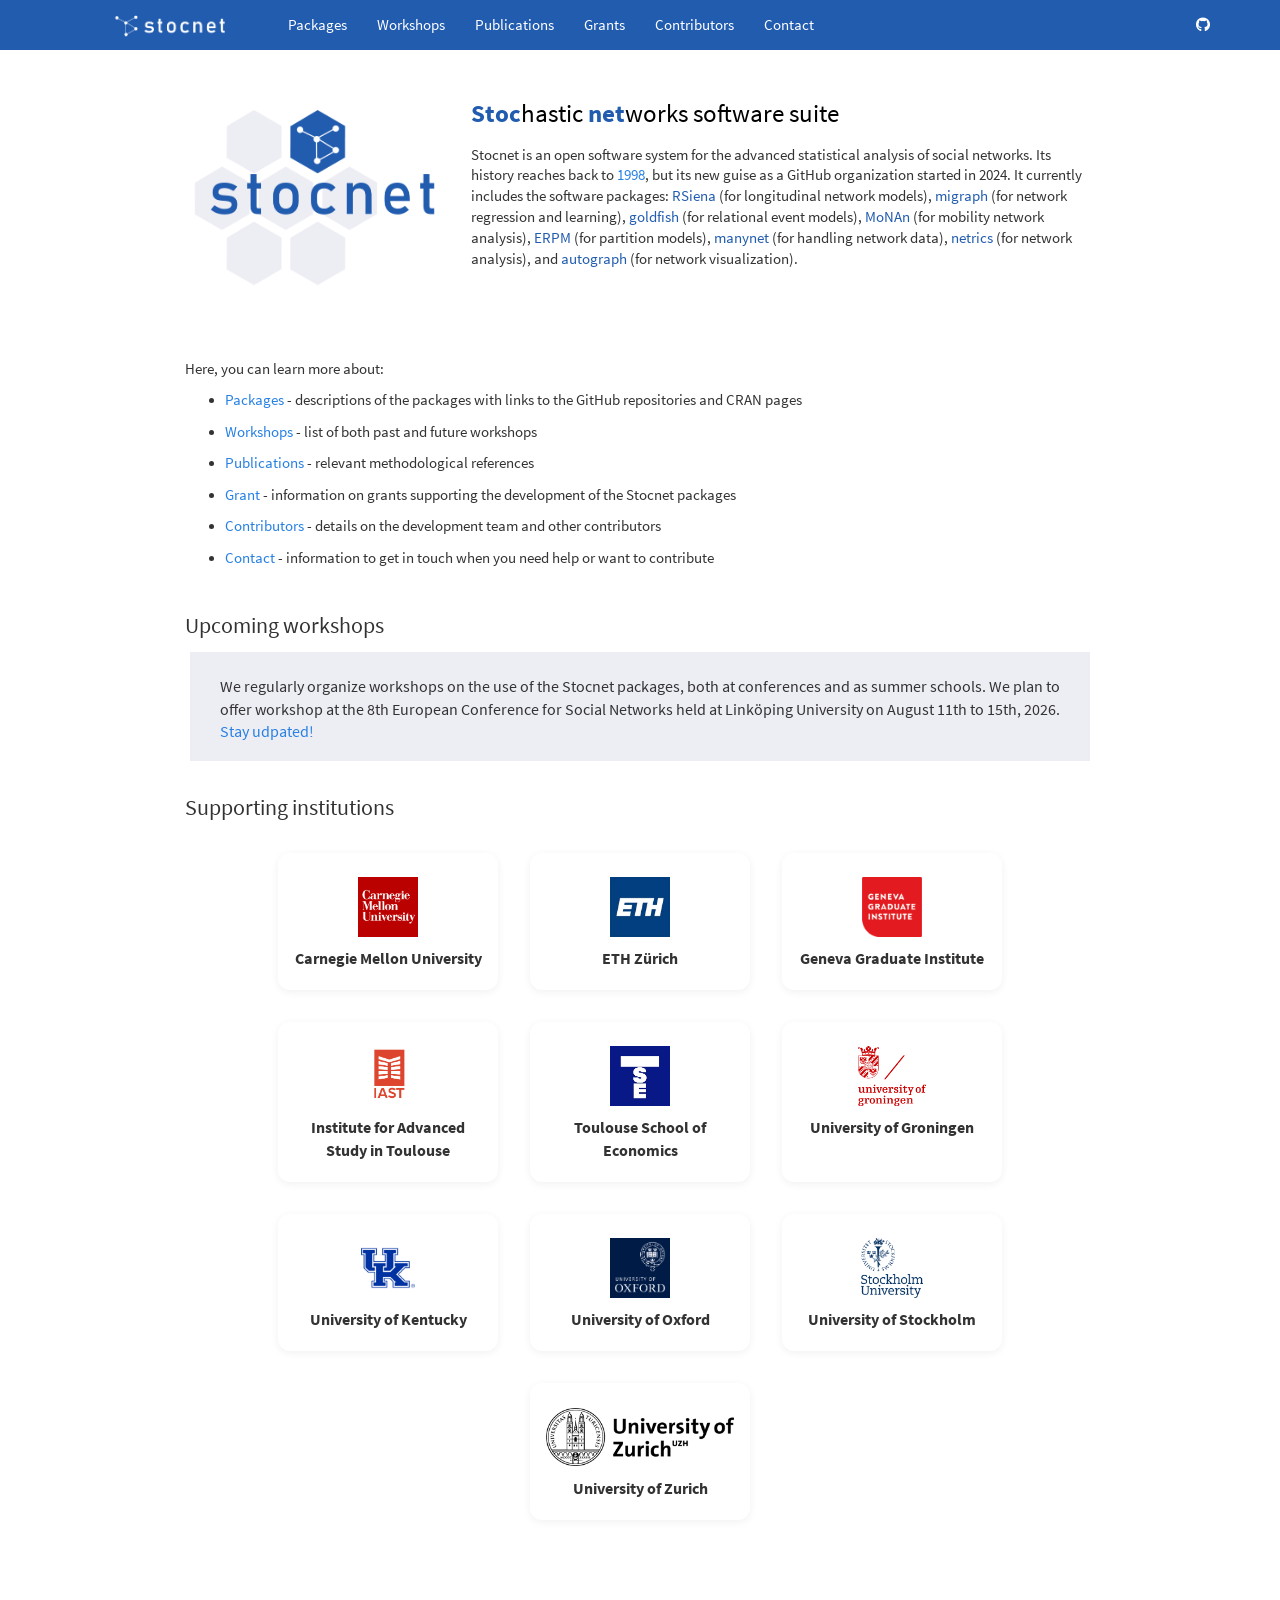
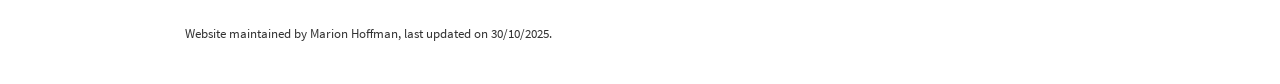
<file: index.html>
<!DOCTYPE html>

<html>

<head>

<meta charset="utf-8" />
<meta name="generator" content="pandoc" />
<meta http-equiv="X-UA-Compatible" content="IE=EDGE" />




<title>index.knit</title>

<script src="site_libs/header-attrs-2.29/header-attrs.js"></script>
<script src="site_libs/jquery-3.6.0/jquery-3.6.0.min.js"></script>
<meta name="viewport" content="width=device-width, initial-scale=1" />
<link href="site_libs/bootstrap-3.3.5/css/cosmo.min.css" rel="stylesheet" />
<script src="site_libs/bootstrap-3.3.5/js/bootstrap.min.js"></script>
<script src="site_libs/bootstrap-3.3.5/shim/html5shiv.min.js"></script>
<script src="site_libs/bootstrap-3.3.5/shim/respond.min.js"></script>
<style>h1 {font-size: 34px;}
       h1.title {font-size: 38px;}
       h2 {font-size: 30px;}
       h3 {font-size: 24px;}
       h4 {font-size: 18px;}
       h5 {font-size: 16px;}
       h6 {font-size: 12px;}
       code {color: inherit; background-color: rgba(0, 0, 0, 0.04);}
       pre:not([class]) { background-color: white }</style>
<script src="site_libs/navigation-1.1/tabsets.js"></script>
<link href="site_libs/highlightjs-9.12.0/textmate.css" rel="stylesheet" />
<script src="site_libs/highlightjs-9.12.0/highlight.js"></script>
<link href="site_libs/font-awesome-6.5.2/css/all.min.css" rel="stylesheet" />
<link href="site_libs/font-awesome-6.5.2/css/v4-shims.min.css" rel="stylesheet" />

<style type="text/css">
  code{white-space: pre-wrap;}
  span.smallcaps{font-variant: small-caps;}
  span.underline{text-decoration: underline;}
  div.column{display: inline-block; vertical-align: top; width: 50%;}
  div.hanging-indent{margin-left: 1.5em; text-indent: -1.5em;}
  ul.task-list{list-style: none;}
    </style>

<style type="text/css">code{white-space: pre;}</style>
<script type="text/javascript">
if (window.hljs) {
  hljs.configure({languages: []});
  hljs.initHighlightingOnLoad();
  if (document.readyState && document.readyState === "complete") {
    window.setTimeout(function() { hljs.initHighlighting(); }, 0);
  }
}
</script>






<link rel="stylesheet" href="styles.css" type="text/css" />



<style type = "text/css">
.main-container {
  max-width: 940px;
  margin-left: auto;
  margin-right: auto;
}
img {
  max-width:100%;
}
.tabbed-pane {
  padding-top: 12px;
}
.html-widget {
  margin-bottom: 20px;
}
button.code-folding-btn:focus {
  outline: none;
}
summary {
  display: list-item;
}
details > summary > p:only-child {
  display: inline;
}
pre code {
  padding: 0;
}
</style>


<style type="text/css">
.dropdown-submenu {
  position: relative;
}
.dropdown-submenu>.dropdown-menu {
  top: 0;
  left: 100%;
  margin-top: -6px;
  margin-left: -1px;
  border-radius: 0 6px 6px 6px;
}
.dropdown-submenu:hover>.dropdown-menu {
  display: block;
}
.dropdown-submenu>a:after {
  display: block;
  content: " ";
  float: right;
  width: 0;
  height: 0;
  border-color: transparent;
  border-style: solid;
  border-width: 5px 0 5px 5px;
  border-left-color: #cccccc;
  margin-top: 5px;
  margin-right: -10px;
}
.dropdown-submenu:hover>a:after {
  border-left-color: #adb5bd;
}
.dropdown-submenu.pull-left {
  float: none;
}
.dropdown-submenu.pull-left>.dropdown-menu {
  left: -100%;
  margin-left: 10px;
  border-radius: 6px 0 6px 6px;
}
</style>

<script type="text/javascript">
// manage active state of menu based on current page
$(document).ready(function () {
  // active menu anchor
  href = window.location.pathname
  href = href.substr(href.lastIndexOf('/') + 1)
  if (href === "")
    href = "index.html";
  var menuAnchor = $('a[href="' + href + '"]');

  // mark the anchor link active (and if it's in a dropdown, also mark that active)
  var dropdown = menuAnchor.closest('li.dropdown');
  if (window.bootstrap) { // Bootstrap 4+
    menuAnchor.addClass('active');
    dropdown.find('> .dropdown-toggle').addClass('active');
  } else { // Bootstrap 3
    menuAnchor.parent().addClass('active');
    dropdown.addClass('active');
  }

  // Navbar adjustments
  var navHeight = $(".navbar").first().height() + 15;
  var style = document.createElement('style');
  var pt = "padding-top: " + navHeight + "px; ";
  var mt = "margin-top: -" + navHeight + "px; ";
  var css = "";
  // offset scroll position for anchor links (for fixed navbar)
  for (var i = 1; i <= 6; i++) {
    css += ".section h" + i + "{ " + pt + mt + "}\n";
  }
  style.innerHTML = "body {" + pt + "padding-bottom: 40px; }\n" + css;
  document.head.appendChild(style);
});
</script>

<!-- tabsets -->

<style type="text/css">
.tabset-dropdown > .nav-tabs {
  display: inline-table;
  max-height: 500px;
  min-height: 44px;
  overflow-y: auto;
  border: 1px solid #ddd;
  border-radius: 4px;
}

.tabset-dropdown > .nav-tabs > li.active:before, .tabset-dropdown > .nav-tabs.nav-tabs-open:before {
  content: "\e259";
  font-family: 'Glyphicons Halflings';
  display: inline-block;
  padding: 10px;
  border-right: 1px solid #ddd;
}

.tabset-dropdown > .nav-tabs.nav-tabs-open > li.active:before {
  content: "\e258";
  font-family: 'Glyphicons Halflings';
  border: none;
}

.tabset-dropdown > .nav-tabs > li.active {
  display: block;
}

.tabset-dropdown > .nav-tabs > li > a,
.tabset-dropdown > .nav-tabs > li > a:focus,
.tabset-dropdown > .nav-tabs > li > a:hover {
  border: none;
  display: inline-block;
  border-radius: 4px;
  background-color: transparent;
}

.tabset-dropdown > .nav-tabs.nav-tabs-open > li {
  display: block;
  float: none;
}

.tabset-dropdown > .nav-tabs > li {
  display: none;
}
</style>

<!-- code folding -->




</head>

<body>


<div class="container-fluid main-container">




<div class="navbar navbar-default  navbar-fixed-top" role="navigation">
  <div class="container">
    <div class="navbar-header">
      <button type="button" class="navbar-toggle collapsed" data-toggle="collapse" data-bs-toggle="collapse" data-target="#navbar" data-bs-target="#navbar">
        <span class="icon-bar"></span>
        <span class="icon-bar"></span>
        <span class="icon-bar"></span>
      </button>
      <a class="navbar-brand" href="index.html">Stocnet</a>
    </div>
    <div id="navbar" class="navbar-collapse collapse">
      <ul class="nav navbar-nav">
        <li>
  <a href="packages.html">Packages</a>
</li>
<li>
  <a href="workshops.html">Workshops</a>
</li>
<li>
  <a href="publications.html">Publications</a>
</li>
<li>
  <a href="grants.html">Grants</a>
</li>
<li>
  <a href="contributors.html">Contributors</a>
</li>
<li>
  <a href="contact.html">Contact</a>
</li>
      </ul>
      <ul class="nav navbar-nav navbar-right">
        <li>
  <a href="https://github.com/stocnet">
    <span class="fab fa-github"></span>
     
  </a>
</li>
      </ul>
    </div><!--/.nav-collapse -->
  </div><!--/.container -->
</div><!--/.navbar -->

<div id="header">




</div>


<p><br></p>

<div class="home-hero" style="display:flex; gap:24px; align-items:flex-start; margin: 10px 0 10px 0;">
  <img src="img/logo2.png" alt="logo" style="height:200px; border: 8px solid #fff; flex:0 0 auto;">
  <div style="flex:1 1 auto; min-width:0;">
    <p style="font-size:1.7em; margin-bottom:0.5em;"><span style="color:#215CAF;font-weight:bold;">Stoc</span><span style="color:black;">hastic </span><span style="color:#215CAF;font-weight:bold;">net</span><span style="color:black;">works software suite</span></p>
    <p style="font-size:1em">Stocnet is an open software system for the advanced statistical analysis of social networks. Its history reaches back to <a href="https://stocnet.gmw.rug.nl/content/project.htm">1998</a>, but its new guise as a GitHub organization started in 2024. It currently includes the software packages: <span style="color:#215CAF;">RSiena</span> (for longitudinal network models), <span style="color:#215CAF;">migraph</span> (for network regression and learning), <span style="color:#215CAF;">goldfish</span> (for relational event models), <span style="color:#215CAF;">MoNAn</span> (for mobility network analysis), <span style="color:#215CAF;">ERPM</span> (for partition models), <span style="color:#215CAF;">manynet</span> (for handling network data), <span style="color:#215CAF;">netrics</span> (for network analysis), and <span style="color:#215CAF;">autograph</span> (for network visualization).</p>
  </div>
</div>

<p><br><br></p>
<p>
Here, you can learn more about:
</p>
<ul>
<li><p><a href="packages.html">Packages</a> - descriptions of the
packages with links to the GitHub repositories and CRAN pages</p></li>
<li><p><a href="workshops.html">Workshops</a> - list of both past and
future workshops</p></li>
<li><p><a href="publications.html">Publications</a> - relevant
methodological references</p></li>
<li><p><a href="grants.html">Grant</a> - information on grants
supporting the development of the Stocnet packages</p></li>
<li><p><a href="contributors.html">Contributors</a> - details on the
development team and other contributors</p></li>
<li><p><a href="contact.html">Contact</a> - information to get in touch
when you need help or want to contribute</p></li>
</ul>
<p><br></p>
<p style="font-size:1.5em">
Upcoming workshops
</p>

<div class="workshop-tile">
  We regularly organize workshops on the use of the Stocnet packages, both at conferences and as summer schools. 
  We plan to offer workshop at the 8th European Conference for Social Networks held at Linköping University on August 11th to 15th, 2026. <a href="https://liu.se/en/event/eusn-2026">Stay udpated!</a><br> 
</div>

<p style="font-size:1.5em">
Supporting institutions
</p>

<div class="contributors-grid">

  <div class="contributor-card">
    <img src="img/cmu.png" alt="logo" style="height:60px; margin-bottom:10px;" />
    <div style="font-weight:bold; margin-bottom:4px; font-size:1.1em;">Carnegie Mellon University</div>
    <div style="font-size:0.95em; color:#555;"></div>
  </div>
  
  <div class="contributor-card">
    <img src="img/eth.jpeg" alt="logo" style="height:60px; margin-bottom:10px;" />
    <div style="font-weight:bold; margin-bottom:4px; font-size:1.1em;">ETH Zürich</div>
    <div style="font-size:0.95em; color:#555;"></div>
  </div>

  <div class="contributor-card">
    <img src="img/geneva.png" alt="logo" style="height:60px; margin-bottom:10px;" />
    <div style="font-weight:bold; margin-bottom:4px; font-size:1.1em;">Geneva Graduate Institute</div>
    <div style="font-size:0.95em; color:#555;"></div>
  </div>
  
  <div class="contributor-card">
    <img src="img/iast.png" alt="logo" style="height:60px; margin-bottom:10px;" />
    <div style="font-weight:bold; margin-bottom:4px; font-size:1.1em;">Institute for Advanced Study in Toulouse</div>
    <div style="font-size:0.95em; color:#555;"></div>
  </div>
  
  <div class="contributor-card">
    <img src="img/tse.png" alt="logo" style="height:60px; margin-bottom:10px;" />
    <div style="font-weight:bold; margin-bottom:4px; font-size:1.1em;">Toulouse School of Economics</div>
    <div style="font-size:0.95em; color:#555;"></div>
  </div>
  
  <div class="contributor-card">
    <img src="img/groningen.png" alt="logo" style="height:60px; margin-bottom:10px;" />
    <div style="font-weight:bold; margin-bottom:4px; font-size:1.1em;">University of Groningen</div>
    <div style="font-size:0.95em; color:#555;"></div>
  </div>
  
  <div class="contributor-card">
    <img src="img/kentucky.png" alt="logo" style="height:60px; margin-bottom:10px;" />
    <div style="font-weight:bold; margin-bottom:4px; font-size:1.1em;">University of Kentucky</div>
    <div style="font-size:0.95em; color:#555;"></div>
  </div>
  
  <div class="contributor-card">
    <img src="img/oxford.png" alt="logo" style="height:60px; margin-bottom:10px;" />
    <div style="font-weight:bold; margin-bottom:4px; font-size:1.1em;">University of Oxford</div>
    <div style="font-size:0.95em; color:#555;"></div>
  </div>
  
  <div class="contributor-card">
    <img src="img/stockholm.png" alt="logo" style="height:60px; margin-bottom:10px;" />
    <div style="font-weight:bold; margin-bottom:4px; font-size:1.1em;">University of Stockholm</div>
    <div style="font-size:0.95em; color:#555;"></div>
  </div>
  
  <div class="contributor-card">
    <img src="img/uzh.png" alt="logo" style="height:60px; margin-bottom:10px;" />
    <div style="font-weight:bold; margin-bottom:4px; font-size:1.1em;">University of Zurich</div>
    <div style="font-size:0.95em; color:#555;"></div>
  </div>
  
</div>

<p><br><br><br></p>
<div style="text-align: left">
<font size="2"> Website maintained by Marion Hoffman, last updated on
30/10/2025. </font>
</div>
</div>
<script>
$(function() {
    // put the stocnet logo on the left of the nav bar
    $('.navbar-brand').html('<img src="img/logo-name-white.png" alt="stocnet logo" style="height: 45px; margin-right: 10px;margin-top: -10px">');
    });
</script>




</div>

<script>

// add bootstrap table styles to pandoc tables
function bootstrapStylePandocTables() {
  $('tr.odd').parent('tbody').parent('table').addClass('table table-condensed');
}
$(document).ready(function () {
  bootstrapStylePandocTables();
});


</script>

<!-- tabsets -->

<script>
$(document).ready(function () {
  window.buildTabsets("TOC");
});

$(document).ready(function () {
  $('.tabset-dropdown > .nav-tabs > li').click(function () {
    $(this).parent().toggleClass('nav-tabs-open');
  });
});
</script>

<!-- code folding -->


<!-- dynamically load mathjax for compatibility with self-contained -->
<script>
  (function () {
    var script = document.createElement("script");
    script.type = "text/javascript";
    script.src  = "https://mathjax.rstudio.com/latest/MathJax.js?config=TeX-AMS-MML_HTMLorMML";
    document.getElementsByTagName("head")[0].appendChild(script);
  })();
</script>

</body>
</html>
</file>
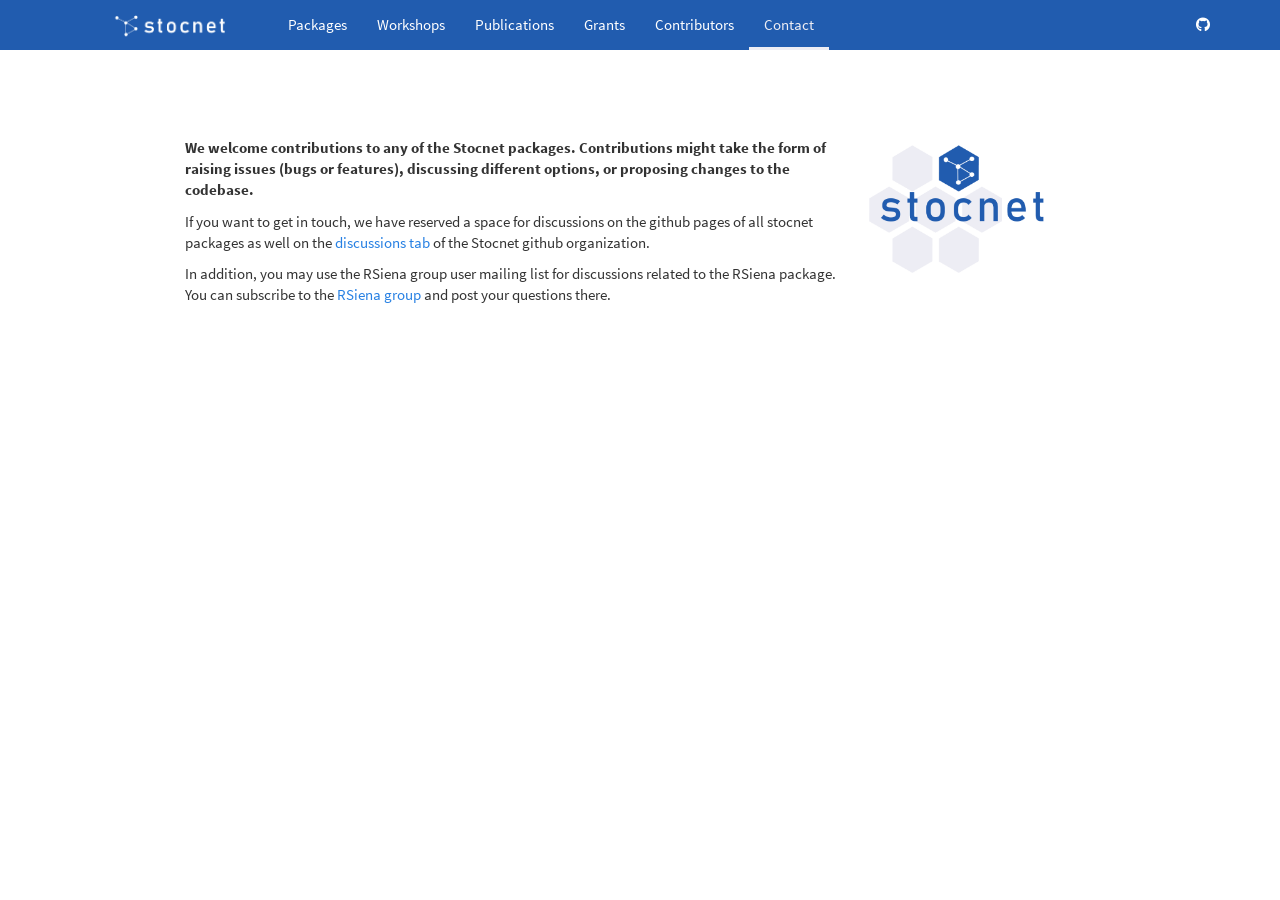
<file: contact.html>
<!DOCTYPE html>

<html>

<head>

<meta charset="utf-8" />
<meta name="generator" content="pandoc" />
<meta http-equiv="X-UA-Compatible" content="IE=EDGE" />




<title>contact.knit</title>

<script src="site_libs/header-attrs-2.29/header-attrs.js"></script>
<script src="site_libs/jquery-3.6.0/jquery-3.6.0.min.js"></script>
<meta name="viewport" content="width=device-width, initial-scale=1" />
<link href="site_libs/bootstrap-3.3.5/css/cosmo.min.css" rel="stylesheet" />
<script src="site_libs/bootstrap-3.3.5/js/bootstrap.min.js"></script>
<script src="site_libs/bootstrap-3.3.5/shim/html5shiv.min.js"></script>
<script src="site_libs/bootstrap-3.3.5/shim/respond.min.js"></script>
<style>h1 {font-size: 34px;}
       h1.title {font-size: 38px;}
       h2 {font-size: 30px;}
       h3 {font-size: 24px;}
       h4 {font-size: 18px;}
       h5 {font-size: 16px;}
       h6 {font-size: 12px;}
       code {color: inherit; background-color: rgba(0, 0, 0, 0.04);}
       pre:not([class]) { background-color: white }</style>
<script src="site_libs/navigation-1.1/tabsets.js"></script>
<link href="site_libs/highlightjs-9.12.0/textmate.css" rel="stylesheet" />
<script src="site_libs/highlightjs-9.12.0/highlight.js"></script>
<link href="site_libs/font-awesome-6.5.2/css/all.min.css" rel="stylesheet" />
<link href="site_libs/font-awesome-6.5.2/css/v4-shims.min.css" rel="stylesheet" />

<style type="text/css">
  code{white-space: pre-wrap;}
  span.smallcaps{font-variant: small-caps;}
  span.underline{text-decoration: underline;}
  div.column{display: inline-block; vertical-align: top; width: 50%;}
  div.hanging-indent{margin-left: 1.5em; text-indent: -1.5em;}
  ul.task-list{list-style: none;}
    </style>

<style type="text/css">code{white-space: pre;}</style>
<script type="text/javascript">
if (window.hljs) {
  hljs.configure({languages: []});
  hljs.initHighlightingOnLoad();
  if (document.readyState && document.readyState === "complete") {
    window.setTimeout(function() { hljs.initHighlighting(); }, 0);
  }
}
</script>






<link rel="stylesheet" href="styles.css" type="text/css" />



<style type = "text/css">
.main-container {
  max-width: 940px;
  margin-left: auto;
  margin-right: auto;
}
img {
  max-width:100%;
}
.tabbed-pane {
  padding-top: 12px;
}
.html-widget {
  margin-bottom: 20px;
}
button.code-folding-btn:focus {
  outline: none;
}
summary {
  display: list-item;
}
details > summary > p:only-child {
  display: inline;
}
pre code {
  padding: 0;
}
</style>


<style type="text/css">
.dropdown-submenu {
  position: relative;
}
.dropdown-submenu>.dropdown-menu {
  top: 0;
  left: 100%;
  margin-top: -6px;
  margin-left: -1px;
  border-radius: 0 6px 6px 6px;
}
.dropdown-submenu:hover>.dropdown-menu {
  display: block;
}
.dropdown-submenu>a:after {
  display: block;
  content: " ";
  float: right;
  width: 0;
  height: 0;
  border-color: transparent;
  border-style: solid;
  border-width: 5px 0 5px 5px;
  border-left-color: #cccccc;
  margin-top: 5px;
  margin-right: -10px;
}
.dropdown-submenu:hover>a:after {
  border-left-color: #adb5bd;
}
.dropdown-submenu.pull-left {
  float: none;
}
.dropdown-submenu.pull-left>.dropdown-menu {
  left: -100%;
  margin-left: 10px;
  border-radius: 6px 0 6px 6px;
}
</style>

<script type="text/javascript">
// manage active state of menu based on current page
$(document).ready(function () {
  // active menu anchor
  href = window.location.pathname
  href = href.substr(href.lastIndexOf('/') + 1)
  if (href === "")
    href = "index.html";
  var menuAnchor = $('a[href="' + href + '"]');

  // mark the anchor link active (and if it's in a dropdown, also mark that active)
  var dropdown = menuAnchor.closest('li.dropdown');
  if (window.bootstrap) { // Bootstrap 4+
    menuAnchor.addClass('active');
    dropdown.find('> .dropdown-toggle').addClass('active');
  } else { // Bootstrap 3
    menuAnchor.parent().addClass('active');
    dropdown.addClass('active');
  }

  // Navbar adjustments
  var navHeight = $(".navbar").first().height() + 15;
  var style = document.createElement('style');
  var pt = "padding-top: " + navHeight + "px; ";
  var mt = "margin-top: -" + navHeight + "px; ";
  var css = "";
  // offset scroll position for anchor links (for fixed navbar)
  for (var i = 1; i <= 6; i++) {
    css += ".section h" + i + "{ " + pt + mt + "}\n";
  }
  style.innerHTML = "body {" + pt + "padding-bottom: 40px; }\n" + css;
  document.head.appendChild(style);
});
</script>

<!-- tabsets -->

<style type="text/css">
.tabset-dropdown > .nav-tabs {
  display: inline-table;
  max-height: 500px;
  min-height: 44px;
  overflow-y: auto;
  border: 1px solid #ddd;
  border-radius: 4px;
}

.tabset-dropdown > .nav-tabs > li.active:before, .tabset-dropdown > .nav-tabs.nav-tabs-open:before {
  content: "\e259";
  font-family: 'Glyphicons Halflings';
  display: inline-block;
  padding: 10px;
  border-right: 1px solid #ddd;
}

.tabset-dropdown > .nav-tabs.nav-tabs-open > li.active:before {
  content: "\e258";
  font-family: 'Glyphicons Halflings';
  border: none;
}

.tabset-dropdown > .nav-tabs > li.active {
  display: block;
}

.tabset-dropdown > .nav-tabs > li > a,
.tabset-dropdown > .nav-tabs > li > a:focus,
.tabset-dropdown > .nav-tabs > li > a:hover {
  border: none;
  display: inline-block;
  border-radius: 4px;
  background-color: transparent;
}

.tabset-dropdown > .nav-tabs.nav-tabs-open > li {
  display: block;
  float: none;
}

.tabset-dropdown > .nav-tabs > li {
  display: none;
}
</style>

<!-- code folding -->




</head>

<body>


<div class="container-fluid main-container">




<div class="navbar navbar-default  navbar-fixed-top" role="navigation">
  <div class="container">
    <div class="navbar-header">
      <button type="button" class="navbar-toggle collapsed" data-toggle="collapse" data-bs-toggle="collapse" data-target="#navbar" data-bs-target="#navbar">
        <span class="icon-bar"></span>
        <span class="icon-bar"></span>
        <span class="icon-bar"></span>
      </button>
      <a class="navbar-brand" href="index.html">Stocnet</a>
    </div>
    <div id="navbar" class="navbar-collapse collapse">
      <ul class="nav navbar-nav">
        <li>
  <a href="packages.html">Packages</a>
</li>
<li>
  <a href="workshops.html">Workshops</a>
</li>
<li>
  <a href="publications.html">Publications</a>
</li>
<li>
  <a href="grants.html">Grants</a>
</li>
<li>
  <a href="contributors.html">Contributors</a>
</li>
<li>
  <a href="contact.html">Contact</a>
</li>
      </ul>
      <ul class="nav navbar-nav navbar-right">
        <li>
  <a href="https://github.com/stocnet">
    <span class="fab fa-github"></span>
     
  </a>
</li>
      </ul>
    </div><!--/.nav-collapse -->
  </div><!--/.container -->
</div><!--/.navbar -->

<div id="header">




</div>


<p><br><br><br></p>
<p><img src="img/logo2.png" alt="logo" style="height:150px;margin: 40px 40px 40px 10px;transform:translateY(-30%);border: 8px solid #fff;" align="right"></img></p>
<p><strong>We welcome contributions to any of the Stocnet packages.
Contributions might take the form of raising issues (bugs or features),
discussing different options, or proposing changes to the
codebase.</strong></p>
<p>If you want to get in touch, we have reserved a space for discussions
on the github pages of all stocnet packages as well on the <a
href="https://github.com/orgs/stocnet/discussions">discussions tab</a>
of the Stocnet github organization.</p>
<p>In addition, you may use the RSiena group user mailing list for
discussions related to the RSiena package. You can subscribe to the <a
href="https://groups.io/g/RSiena">RSiena group</a> and post your
questions there.</p>
<script>
$(function() {
    // put the stocnet logo on the left of the nav bar
    $('.navbar-brand').html('<img src="img/logo-name-white.png" alt="stocnet logo" style="height: 45px; margin-right: 10px;margin-top: -10px">');
    });
</script>




</div>

<script>

// add bootstrap table styles to pandoc tables
function bootstrapStylePandocTables() {
  $('tr.odd').parent('tbody').parent('table').addClass('table table-condensed');
}
$(document).ready(function () {
  bootstrapStylePandocTables();
});


</script>

<!-- tabsets -->

<script>
$(document).ready(function () {
  window.buildTabsets("TOC");
});

$(document).ready(function () {
  $('.tabset-dropdown > .nav-tabs > li').click(function () {
    $(this).parent().toggleClass('nav-tabs-open');
  });
});
</script>

<!-- code folding -->


<!-- dynamically load mathjax for compatibility with self-contained -->
<script>
  (function () {
    var script = document.createElement("script");
    script.type = "text/javascript";
    script.src  = "https://mathjax.rstudio.com/latest/MathJax.js?config=TeX-AMS-MML_HTMLorMML";
    document.getElementsByTagName("head")[0].appendChild(script);
  })();
</script>

</body>
</html>
</file>
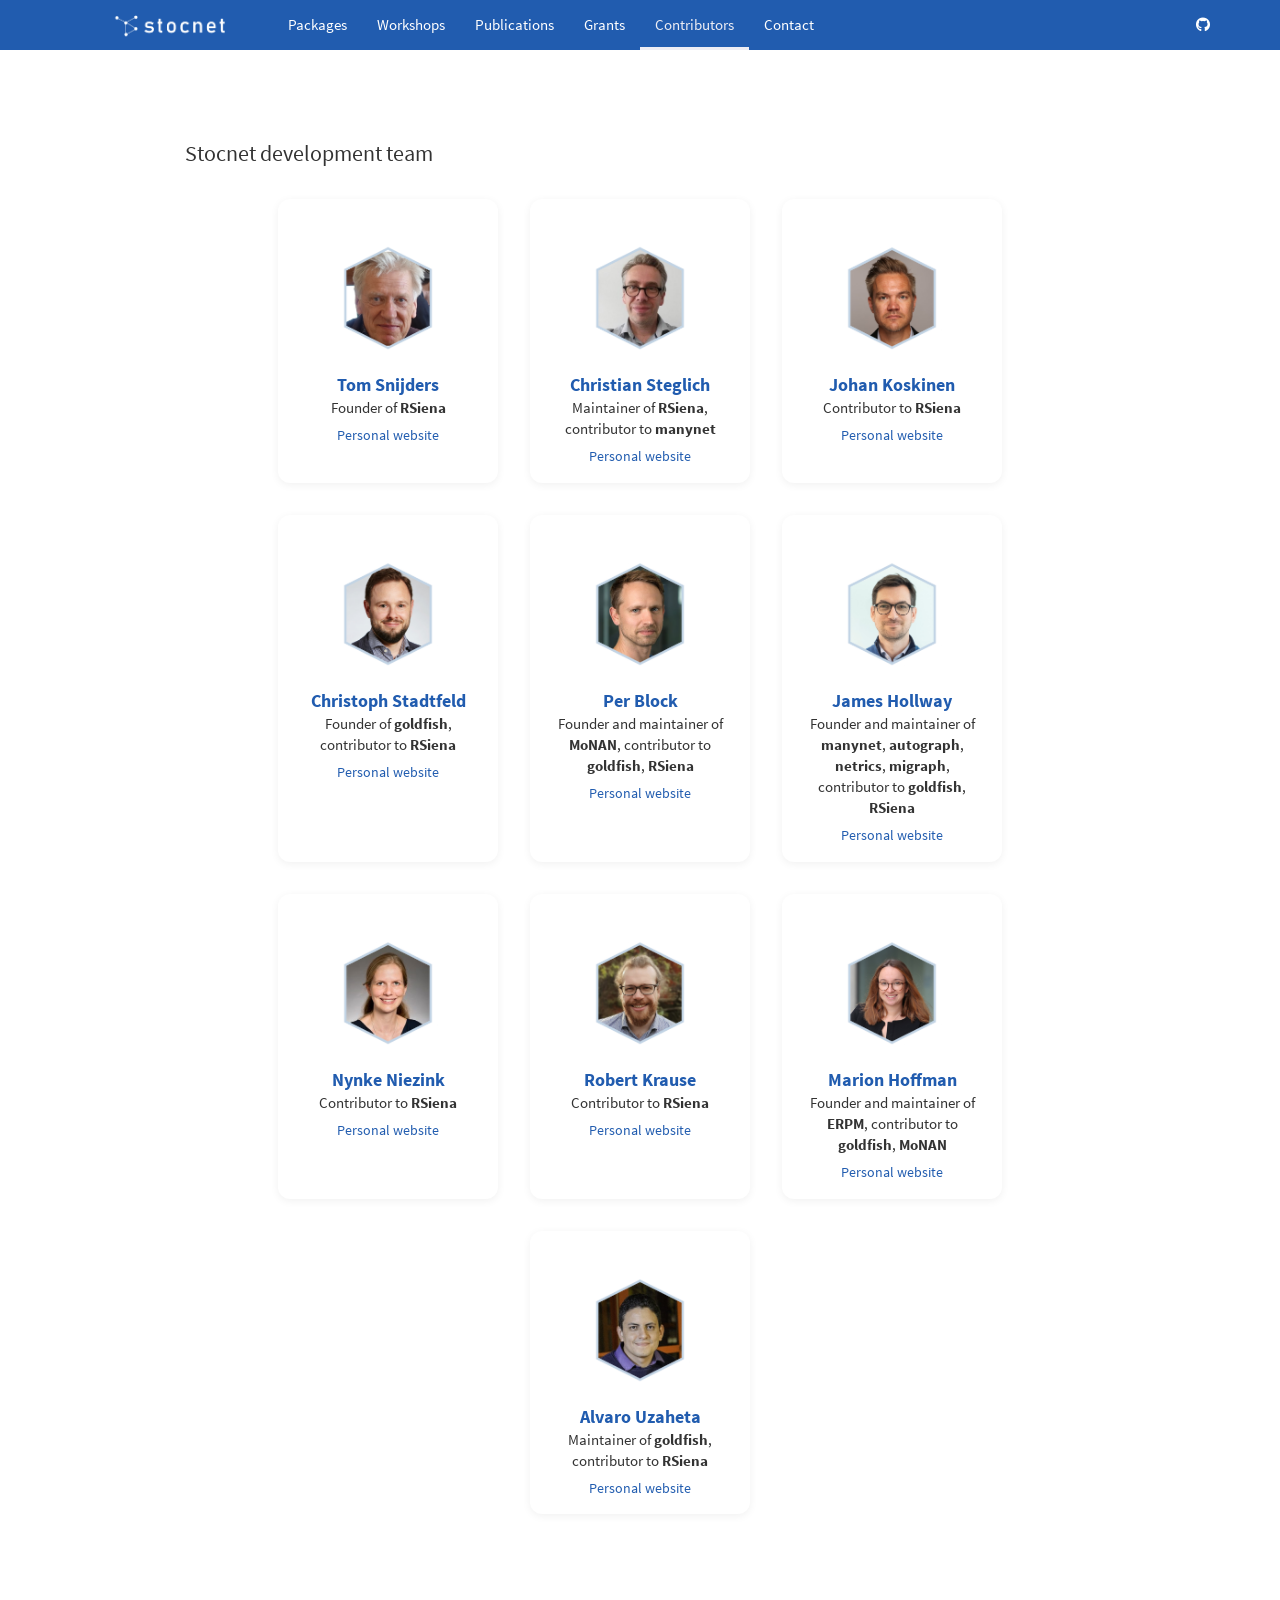
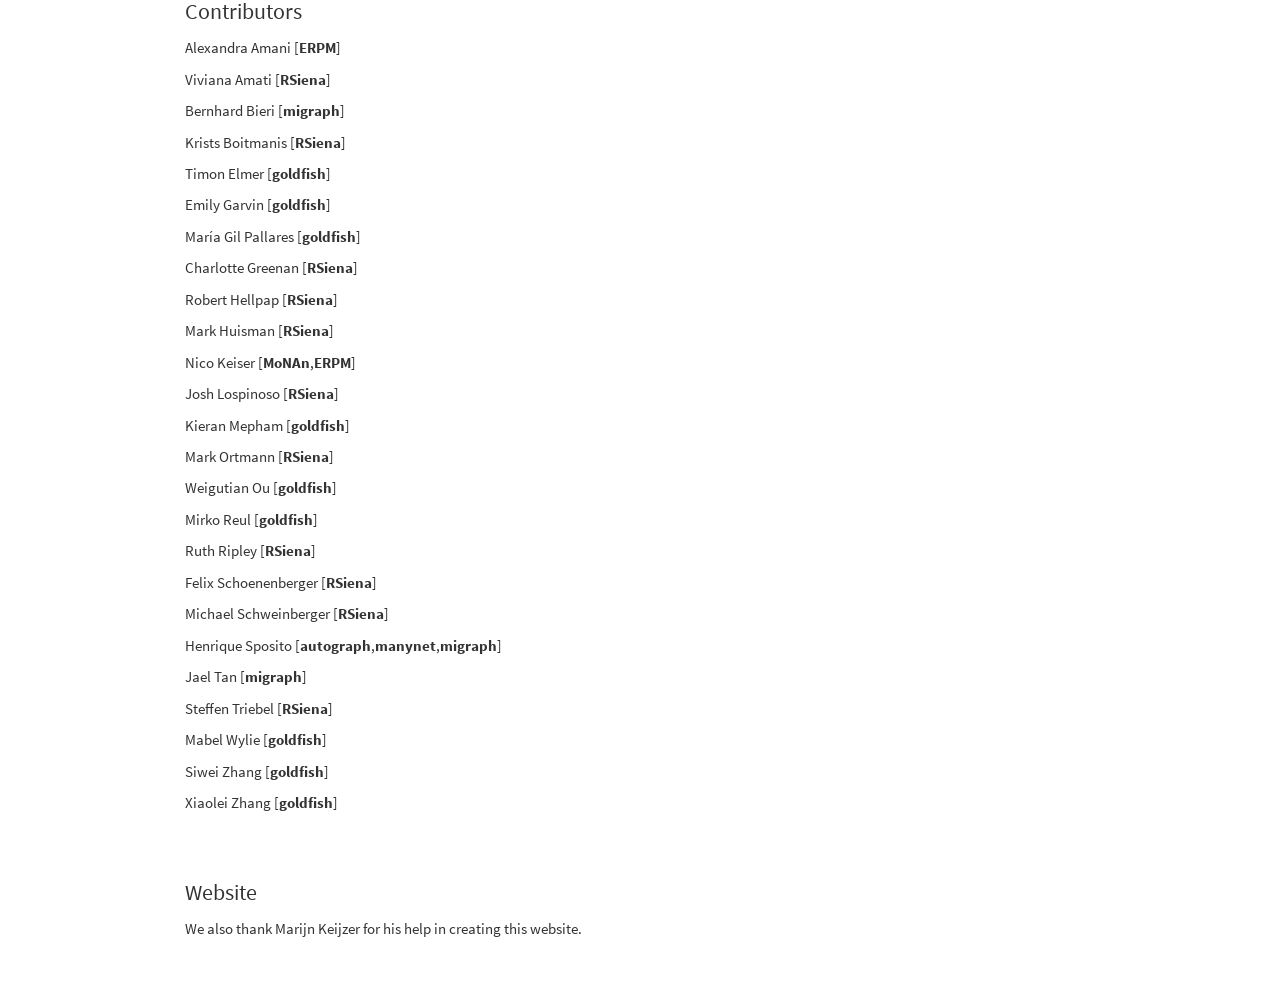
<file: contributors.html>
<!DOCTYPE html>

<html>

<head>

<meta charset="utf-8" />
<meta name="generator" content="pandoc" />
<meta http-equiv="X-UA-Compatible" content="IE=EDGE" />




<title>contributors.knit</title>

<script src="site_libs/header-attrs-2.29/header-attrs.js"></script>
<script src="site_libs/jquery-3.6.0/jquery-3.6.0.min.js"></script>
<meta name="viewport" content="width=device-width, initial-scale=1" />
<link href="site_libs/bootstrap-3.3.5/css/cosmo.min.css" rel="stylesheet" />
<script src="site_libs/bootstrap-3.3.5/js/bootstrap.min.js"></script>
<script src="site_libs/bootstrap-3.3.5/shim/html5shiv.min.js"></script>
<script src="site_libs/bootstrap-3.3.5/shim/respond.min.js"></script>
<style>h1 {font-size: 34px;}
       h1.title {font-size: 38px;}
       h2 {font-size: 30px;}
       h3 {font-size: 24px;}
       h4 {font-size: 18px;}
       h5 {font-size: 16px;}
       h6 {font-size: 12px;}
       code {color: inherit; background-color: rgba(0, 0, 0, 0.04);}
       pre:not([class]) { background-color: white }</style>
<script src="site_libs/navigation-1.1/tabsets.js"></script>
<link href="site_libs/highlightjs-9.12.0/textmate.css" rel="stylesheet" />
<script src="site_libs/highlightjs-9.12.0/highlight.js"></script>
<link href="site_libs/font-awesome-6.5.2/css/all.min.css" rel="stylesheet" />
<link href="site_libs/font-awesome-6.5.2/css/v4-shims.min.css" rel="stylesheet" />

<style type="text/css">
  code{white-space: pre-wrap;}
  span.smallcaps{font-variant: small-caps;}
  span.underline{text-decoration: underline;}
  div.column{display: inline-block; vertical-align: top; width: 50%;}
  div.hanging-indent{margin-left: 1.5em; text-indent: -1.5em;}
  ul.task-list{list-style: none;}
    </style>

<style type="text/css">code{white-space: pre;}</style>
<script type="text/javascript">
if (window.hljs) {
  hljs.configure({languages: []});
  hljs.initHighlightingOnLoad();
  if (document.readyState && document.readyState === "complete") {
    window.setTimeout(function() { hljs.initHighlighting(); }, 0);
  }
}
</script>






<link rel="stylesheet" href="styles.css" type="text/css" />



<style type = "text/css">
.main-container {
  max-width: 940px;
  margin-left: auto;
  margin-right: auto;
}
img {
  max-width:100%;
}
.tabbed-pane {
  padding-top: 12px;
}
.html-widget {
  margin-bottom: 20px;
}
button.code-folding-btn:focus {
  outline: none;
}
summary {
  display: list-item;
}
details > summary > p:only-child {
  display: inline;
}
pre code {
  padding: 0;
}
</style>


<style type="text/css">
.dropdown-submenu {
  position: relative;
}
.dropdown-submenu>.dropdown-menu {
  top: 0;
  left: 100%;
  margin-top: -6px;
  margin-left: -1px;
  border-radius: 0 6px 6px 6px;
}
.dropdown-submenu:hover>.dropdown-menu {
  display: block;
}
.dropdown-submenu>a:after {
  display: block;
  content: " ";
  float: right;
  width: 0;
  height: 0;
  border-color: transparent;
  border-style: solid;
  border-width: 5px 0 5px 5px;
  border-left-color: #cccccc;
  margin-top: 5px;
  margin-right: -10px;
}
.dropdown-submenu:hover>a:after {
  border-left-color: #adb5bd;
}
.dropdown-submenu.pull-left {
  float: none;
}
.dropdown-submenu.pull-left>.dropdown-menu {
  left: -100%;
  margin-left: 10px;
  border-radius: 6px 0 6px 6px;
}
</style>

<script type="text/javascript">
// manage active state of menu based on current page
$(document).ready(function () {
  // active menu anchor
  href = window.location.pathname
  href = href.substr(href.lastIndexOf('/') + 1)
  if (href === "")
    href = "index.html";
  var menuAnchor = $('a[href="' + href + '"]');

  // mark the anchor link active (and if it's in a dropdown, also mark that active)
  var dropdown = menuAnchor.closest('li.dropdown');
  if (window.bootstrap) { // Bootstrap 4+
    menuAnchor.addClass('active');
    dropdown.find('> .dropdown-toggle').addClass('active');
  } else { // Bootstrap 3
    menuAnchor.parent().addClass('active');
    dropdown.addClass('active');
  }

  // Navbar adjustments
  var navHeight = $(".navbar").first().height() + 15;
  var style = document.createElement('style');
  var pt = "padding-top: " + navHeight + "px; ";
  var mt = "margin-top: -" + navHeight + "px; ";
  var css = "";
  // offset scroll position for anchor links (for fixed navbar)
  for (var i = 1; i <= 6; i++) {
    css += ".section h" + i + "{ " + pt + mt + "}\n";
  }
  style.innerHTML = "body {" + pt + "padding-bottom: 40px; }\n" + css;
  document.head.appendChild(style);
});
</script>

<!-- tabsets -->

<style type="text/css">
.tabset-dropdown > .nav-tabs {
  display: inline-table;
  max-height: 500px;
  min-height: 44px;
  overflow-y: auto;
  border: 1px solid #ddd;
  border-radius: 4px;
}

.tabset-dropdown > .nav-tabs > li.active:before, .tabset-dropdown > .nav-tabs.nav-tabs-open:before {
  content: "\e259";
  font-family: 'Glyphicons Halflings';
  display: inline-block;
  padding: 10px;
  border-right: 1px solid #ddd;
}

.tabset-dropdown > .nav-tabs.nav-tabs-open > li.active:before {
  content: "\e258";
  font-family: 'Glyphicons Halflings';
  border: none;
}

.tabset-dropdown > .nav-tabs > li.active {
  display: block;
}

.tabset-dropdown > .nav-tabs > li > a,
.tabset-dropdown > .nav-tabs > li > a:focus,
.tabset-dropdown > .nav-tabs > li > a:hover {
  border: none;
  display: inline-block;
  border-radius: 4px;
  background-color: transparent;
}

.tabset-dropdown > .nav-tabs.nav-tabs-open > li {
  display: block;
  float: none;
}

.tabset-dropdown > .nav-tabs > li {
  display: none;
}
</style>

<!-- code folding -->




</head>

<body>


<div class="container-fluid main-container">




<div class="navbar navbar-default  navbar-fixed-top" role="navigation">
  <div class="container">
    <div class="navbar-header">
      <button type="button" class="navbar-toggle collapsed" data-toggle="collapse" data-bs-toggle="collapse" data-target="#navbar" data-bs-target="#navbar">
        <span class="icon-bar"></span>
        <span class="icon-bar"></span>
        <span class="icon-bar"></span>
      </button>
      <a class="navbar-brand" href="index.html">Stocnet</a>
    </div>
    <div id="navbar" class="navbar-collapse collapse">
      <ul class="nav navbar-nav">
        <li>
  <a href="packages.html">Packages</a>
</li>
<li>
  <a href="workshops.html">Workshops</a>
</li>
<li>
  <a href="publications.html">Publications</a>
</li>
<li>
  <a href="grants.html">Grants</a>
</li>
<li>
  <a href="contributors.html">Contributors</a>
</li>
<li>
  <a href="contact.html">Contact</a>
</li>
      </ul>
      <ul class="nav navbar-nav navbar-right">
        <li>
  <a href="https://github.com/stocnet">
    <span class="fab fa-github"></span>
     
  </a>
</li>
      </ul>
    </div><!--/.nav-collapse -->
  </div><!--/.container -->
</div><!--/.navbar -->

<div id="header">




</div>


<p><br><br><br></p>
<p style="font-size:1.5em">
Stocnet development team
</p>

<div class="contributors-grid">

  <div class="contributor-card">
    <img src="img/tom2.png" alt="Tom Snijders" style="height:130px;margin: 10px 10px 10px 10px;border: 8px solid #fff;">
    <div style="font-size:1.2em;color:#215CAF;font-weight:bold;">Tom Snijders</div>
    <div>Founder of <strong>RSiena</strong></div>
    <a href="https://www.stats.ox.ac.uk/~snijders/">Personal website</a>
  </div>
  
  <div class="contributor-card">
    <img src="img/christian2.png" alt="Christian Steglich" style="height:130px;margin: 10px 10px 10px 10px;border: 8px solid #fff;">
    <div style="font-size:1.2em;color:#215CAF;font-weight:bold;">Christian Steglich</div>
    <div>Maintainer of <strong>RSiena</strong>, contributor to <strong>manynet</strong></div>
    <a href="https://steglich.gmw.rug.nl/sites/main.htm">Personal website</a>
  </div>  
  
  <div class="contributor-card">
    <img src="img/johan2.png" alt="Johan Koskinen" style="height:130px;margin: 10px 10px 10px 10px;border: 8px solid #fff;">
    <div style="font-size:1.2em;color:#215CAF;font-weight:bold;">Johan Koskinen</div>
    <div>Contributor to <strong>RSiena</strong></div>
    <a href="https://www.su.se/english/profiles/kosk-1.615440">Personal website</a>
  </div>  
  
  <div class="contributor-card">
    <img src="img/christoph2.png" alt="Christoph Stadtfeld" style="height:130px;margin: 10px 10px 10px 10px;border: 8px solid #fff;">
    <div style="font-size:1.2em;color:#215CAF;font-weight:bold;">Christoph Stadtfeld</div>
    <div>Founder of <strong>goldfish</strong>, contributor to <strong>RSiena</strong></div>
    <a href="https://gess.ethz.ch/das-departement/personen/person-detail.MjEwNzM4.TGlzdC81MTMsNjE4MTIwODY=.html">Personal website</a>
  </div>

  <div class="contributor-card">
    <img src="img/per2.png" alt="Per Block" style="height:130px;margin: 10px 10px 10px 10px;border: 8px solid #fff;">
    <div style="font-size:1.2em;color:#215CAF;font-weight:bold;">Per Block</div>
    <div>Founder and maintainer of <strong>MoNAN</strong>, contributor to <strong>goldfish</strong>, <strong>RSiena</strong></div>
    <a href="https://www.suz.uzh.ch/en/institute/aboutus/professors/block.html">Personal website</a>
  </div>
  
  <div class="contributor-card">
    <img src="img/james2.png" alt="James Hollway" style="height:130px;margin: 10px 10px 10px 10px;border: 8px solid #fff;">
    <div style="font-size:1.2em;color:#215CAF;font-weight:bold;">James Hollway</div>
    <div>Founder and maintainer of <strong>manynet</strong>, <strong>autograph</strong>, <strong>netrics</strong>, <strong>migraph</strong>, contributor to <strong>goldfish</strong>, <strong>RSiena</strong></strong></div>
    <a href="https://jameshollway.com">Personal website</a>
  </div>  
  
  <div class="contributor-card">
    <img src="img/nynke2.png" alt="Nynke Niezink" style="height:130px;margin: 10px 10px 10px 10px;border: 8px solid #fff;">
    <div style="font-size:1.2em;color:#215CAF;font-weight:bold;">Nynke Niezink</div>
    <div>Contributor to <strong>RSiena</strong></div>
    <a href="https://scholars.cmu.edu/8321-nynke-niezink">Personal website</a>
  </div>

  <div class="contributor-card">
    <img src="img/robert2.png" alt="Robert Krause" style="height:130px;margin: 10px 10px 10px 10px;border: 8px solid #fff;">
    <div style="font-size:1.2em;color:#215CAF;font-weight:bold;">Robert Krause</div>
    <div>Contributor to <strong>RSiena</strong></div>
    <a href="https://gatton.uky.edu/people/robert-krause">Personal website</a>
  </div>  
  
  <div class="contributor-card">
    <img src="img/marion2.png" alt="Marion Hoffman" style="height:130px;margin: 10px 10px 10px 10px;border: 8px solid #fff;">
    <div style="font-size:1.2em;color:#215CAF;font-weight:bold;">Marion Hoffman</div>
    <div>Founder and maintainer of <strong>ERPM</strong>, contributor to <strong>goldfish</strong>, <strong>MoNAN</strong></div>
    <a href="https://marion-hoffman.github.io/">Personal website</a>
  </div>
  
  <div class="contributor-card">
    <img src="img/alvaro2.png" alt="Alvaro Uzaheta" style="height:130px;margin: 10px 10px 10px 10px;border: 8px solid #fff;">
    <div style="font-size:1.2em;color:#215CAF;font-weight:bold;">Alvaro Uzaheta</div>
    <div>Maintainer of <strong>goldfish</strong>, contributor to <strong>RSiena</strong></div>
    <a href="https://gess.ethz.ch/en/the-department/people/person-detail.MjU0NTgy.TGlzdC81MTIsNjE4MTIwODY=.html">Personal website</a>
  </div>
</div>

<p><br><br></p>
<style>
  .contributors-page p { margin: 6px 0; }
  .contributors-page p.section-title { margin: 0 0 12px 0; }
  @media (max-width: 600px) { .contributors-page p { margin: 5px 0; } }
</style>
<p class="section-title" style="font-size:1.5em">
Contributors
</p>
<p>Alexandra Amani [<strong>ERPM</strong>]</p>
<p>Viviana Amati [<strong>RSiena</strong>]</p>
<p>Bernhard Bieri [<strong>migraph</strong>]</p>
<p>Krists Boitmanis [<strong>RSiena</strong>]</p>
<p>Timon Elmer [<strong>goldfish</strong>]</p>
<p>Emily Garvin [<strong>goldfish</strong>]</p>
<p>María Gil Pallares [<strong>goldfish</strong>]</p>
<p>Charlotte Greenan [<strong>RSiena</strong>]</p>
<p>Robert Hellpap [<strong>RSiena</strong>]</p>
<p>Mark Huisman [<strong>RSiena</strong>]</p>
<p>Nico Keiser [<strong>MoNAn</strong>,<strong>ERPM</strong>]</p>
<p>Josh Lospinoso [<strong>RSiena</strong>]</p>
<p>Kieran Mepham [<strong>goldfish</strong>]</p>
<p>Mark Ortmann [<strong>RSiena</strong>]</p>
<p>Weigutian Ou [<strong>goldfish</strong>]</p>
<p>Mirko Reul [<strong>goldfish</strong>]</p>
<p>Ruth Ripley [<strong>RSiena</strong>]</p>
<p>Felix Schoenenberger [<strong>RSiena</strong>]</p>
<p>Michael Schweinberger [<strong>RSiena</strong>]</p>
<p>Henrique Sposito
[<strong>autograph</strong>,<strong>manynet</strong>,<strong>migraph</strong>]</p>
<p>Jael Tan [<strong>migraph</strong>]</p>
<p>Steffen Triebel [<strong>RSiena</strong>]</p>
<p>Mabel Wylie [<strong>goldfish</strong>]</p>
<p>Siwei Zhang [<strong>goldfish</strong>]</p>
<p>Xiaolei Zhang [<strong>goldfish</strong>]</p>
<p><br><br></p>
<p class="section-title" style="font-size:1.5em">
Website
</p>
<p>We also thank Marijn Keijzer for his help in creating this
website.</p>
<script>
$(function() {
    // put the stocnet logo on the left of the nav bar
    $('.navbar-brand').html('<img src="img/logo-name-white.png" alt="stocnet logo" style="height: 45px; margin-right: 10px;margin-top: -10px">');
    });
</script>




</div>

<script>

// add bootstrap table styles to pandoc tables
function bootstrapStylePandocTables() {
  $('tr.odd').parent('tbody').parent('table').addClass('table table-condensed');
}
$(document).ready(function () {
  bootstrapStylePandocTables();
});


</script>

<!-- tabsets -->

<script>
$(document).ready(function () {
  window.buildTabsets("TOC");
});

$(document).ready(function () {
  $('.tabset-dropdown > .nav-tabs > li').click(function () {
    $(this).parent().toggleClass('nav-tabs-open');
  });
});
</script>

<!-- code folding -->


<!-- dynamically load mathjax for compatibility with self-contained -->
<script>
  (function () {
    var script = document.createElement("script");
    script.type = "text/javascript";
    script.src  = "https://mathjax.rstudio.com/latest/MathJax.js?config=TeX-AMS-MML_HTMLorMML";
    document.getElementsByTagName("head")[0].appendChild(script);
  })();
</script>

</body>
</html>
</file>
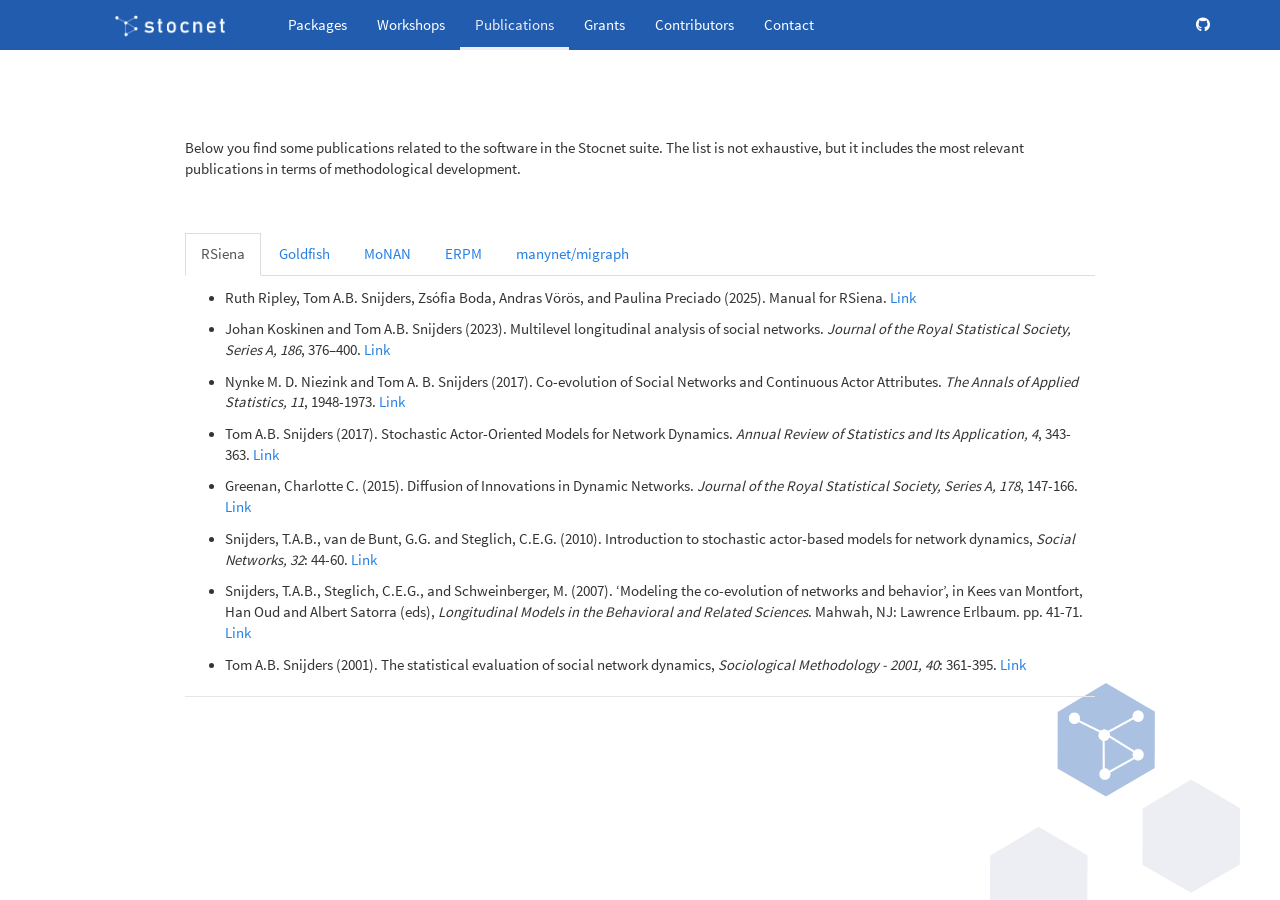
<file: publications.html>
<!DOCTYPE html>

<html>

<head>

<meta charset="utf-8" />
<meta name="generator" content="pandoc" />
<meta http-equiv="X-UA-Compatible" content="IE=EDGE" />




<title>publications.knit</title>

<script src="site_libs/header-attrs-2.29/header-attrs.js"></script>
<script src="site_libs/jquery-3.6.0/jquery-3.6.0.min.js"></script>
<meta name="viewport" content="width=device-width, initial-scale=1" />
<link href="site_libs/bootstrap-3.3.5/css/cosmo.min.css" rel="stylesheet" />
<script src="site_libs/bootstrap-3.3.5/js/bootstrap.min.js"></script>
<script src="site_libs/bootstrap-3.3.5/shim/html5shiv.min.js"></script>
<script src="site_libs/bootstrap-3.3.5/shim/respond.min.js"></script>
<style>h1 {font-size: 34px;}
       h1.title {font-size: 38px;}
       h2 {font-size: 30px;}
       h3 {font-size: 24px;}
       h4 {font-size: 18px;}
       h5 {font-size: 16px;}
       h6 {font-size: 12px;}
       code {color: inherit; background-color: rgba(0, 0, 0, 0.04);}
       pre:not([class]) { background-color: white }</style>
<script src="site_libs/navigation-1.1/tabsets.js"></script>
<link href="site_libs/highlightjs-9.12.0/textmate.css" rel="stylesheet" />
<script src="site_libs/highlightjs-9.12.0/highlight.js"></script>
<link href="site_libs/font-awesome-6.5.2/css/all.min.css" rel="stylesheet" />
<link href="site_libs/font-awesome-6.5.2/css/v4-shims.min.css" rel="stylesheet" />

<style type="text/css">
  code{white-space: pre-wrap;}
  span.smallcaps{font-variant: small-caps;}
  span.underline{text-decoration: underline;}
  div.column{display: inline-block; vertical-align: top; width: 50%;}
  div.hanging-indent{margin-left: 1.5em; text-indent: -1.5em;}
  ul.task-list{list-style: none;}
    </style>

<style type="text/css">code{white-space: pre;}</style>
<script type="text/javascript">
if (window.hljs) {
  hljs.configure({languages: []});
  hljs.initHighlightingOnLoad();
  if (document.readyState && document.readyState === "complete") {
    window.setTimeout(function() { hljs.initHighlighting(); }, 0);
  }
}
</script>






<link rel="stylesheet" href="styles.css" type="text/css" />



<style type = "text/css">
.main-container {
  max-width: 940px;
  margin-left: auto;
  margin-right: auto;
}
img {
  max-width:100%;
}
.tabbed-pane {
  padding-top: 12px;
}
.html-widget {
  margin-bottom: 20px;
}
button.code-folding-btn:focus {
  outline: none;
}
summary {
  display: list-item;
}
details > summary > p:only-child {
  display: inline;
}
pre code {
  padding: 0;
}
</style>


<style type="text/css">
.dropdown-submenu {
  position: relative;
}
.dropdown-submenu>.dropdown-menu {
  top: 0;
  left: 100%;
  margin-top: -6px;
  margin-left: -1px;
  border-radius: 0 6px 6px 6px;
}
.dropdown-submenu:hover>.dropdown-menu {
  display: block;
}
.dropdown-submenu>a:after {
  display: block;
  content: " ";
  float: right;
  width: 0;
  height: 0;
  border-color: transparent;
  border-style: solid;
  border-width: 5px 0 5px 5px;
  border-left-color: #cccccc;
  margin-top: 5px;
  margin-right: -10px;
}
.dropdown-submenu:hover>a:after {
  border-left-color: #adb5bd;
}
.dropdown-submenu.pull-left {
  float: none;
}
.dropdown-submenu.pull-left>.dropdown-menu {
  left: -100%;
  margin-left: 10px;
  border-radius: 6px 0 6px 6px;
}
</style>

<script type="text/javascript">
// manage active state of menu based on current page
$(document).ready(function () {
  // active menu anchor
  href = window.location.pathname
  href = href.substr(href.lastIndexOf('/') + 1)
  if (href === "")
    href = "index.html";
  var menuAnchor = $('a[href="' + href + '"]');

  // mark the anchor link active (and if it's in a dropdown, also mark that active)
  var dropdown = menuAnchor.closest('li.dropdown');
  if (window.bootstrap) { // Bootstrap 4+
    menuAnchor.addClass('active');
    dropdown.find('> .dropdown-toggle').addClass('active');
  } else { // Bootstrap 3
    menuAnchor.parent().addClass('active');
    dropdown.addClass('active');
  }

  // Navbar adjustments
  var navHeight = $(".navbar").first().height() + 15;
  var style = document.createElement('style');
  var pt = "padding-top: " + navHeight + "px; ";
  var mt = "margin-top: -" + navHeight + "px; ";
  var css = "";
  // offset scroll position for anchor links (for fixed navbar)
  for (var i = 1; i <= 6; i++) {
    css += ".section h" + i + "{ " + pt + mt + "}\n";
  }
  style.innerHTML = "body {" + pt + "padding-bottom: 40px; }\n" + css;
  document.head.appendChild(style);
});
</script>

<!-- tabsets -->

<style type="text/css">
.tabset-dropdown > .nav-tabs {
  display: inline-table;
  max-height: 500px;
  min-height: 44px;
  overflow-y: auto;
  border: 1px solid #ddd;
  border-radius: 4px;
}

.tabset-dropdown > .nav-tabs > li.active:before, .tabset-dropdown > .nav-tabs.nav-tabs-open:before {
  content: "\e259";
  font-family: 'Glyphicons Halflings';
  display: inline-block;
  padding: 10px;
  border-right: 1px solid #ddd;
}

.tabset-dropdown > .nav-tabs.nav-tabs-open > li.active:before {
  content: "\e258";
  font-family: 'Glyphicons Halflings';
  border: none;
}

.tabset-dropdown > .nav-tabs > li.active {
  display: block;
}

.tabset-dropdown > .nav-tabs > li > a,
.tabset-dropdown > .nav-tabs > li > a:focus,
.tabset-dropdown > .nav-tabs > li > a:hover {
  border: none;
  display: inline-block;
  border-radius: 4px;
  background-color: transparent;
}

.tabset-dropdown > .nav-tabs.nav-tabs-open > li {
  display: block;
  float: none;
}

.tabset-dropdown > .nav-tabs > li {
  display: none;
}
</style>

<!-- code folding -->




</head>

<body>


<div class="container-fluid main-container">




<div class="navbar navbar-default  navbar-fixed-top" role="navigation">
  <div class="container">
    <div class="navbar-header">
      <button type="button" class="navbar-toggle collapsed" data-toggle="collapse" data-bs-toggle="collapse" data-target="#navbar" data-bs-target="#navbar">
        <span class="icon-bar"></span>
        <span class="icon-bar"></span>
        <span class="icon-bar"></span>
      </button>
      <a class="navbar-brand" href="index.html">Stocnet</a>
    </div>
    <div id="navbar" class="navbar-collapse collapse">
      <ul class="nav navbar-nav">
        <li>
  <a href="packages.html">Packages</a>
</li>
<li>
  <a href="workshops.html">Workshops</a>
</li>
<li>
  <a href="publications.html">Publications</a>
</li>
<li>
  <a href="grants.html">Grants</a>
</li>
<li>
  <a href="contributors.html">Contributors</a>
</li>
<li>
  <a href="contact.html">Contact</a>
</li>
      </ul>
      <ul class="nav navbar-nav navbar-right">
        <li>
  <a href="https://github.com/stocnet">
    <span class="fab fa-github"></span>
     
  </a>
</li>
      </ul>
    </div><!--/.nav-collapse -->
  </div><!--/.container -->
</div><!--/.navbar -->

<div id="header">




</div>


<p><br><br><br></p>
<p>Below you find some publications related to the software in the
Stocnet suite. The list is not exhaustive, but it includes the most
relevant publications in terms of methodological development.</p>
<p><br></p>
<div id="section" class="section level2 tabset">
<h2 class="tabset"></h2>
<div id="rsiena" class="section level3">
<h3>RSiena</h3>
<ul>
<li><p>Ruth Ripley, Tom A.B. Snijders, Zsófia Boda, Andras Vörös, and
Paulina Preciado (2025). Manual for RSiena. <a
href="https://www.stats.ox.ac.uk/~snijders/siena">Link</a></p></li>
<li><p>Johan Koskinen and Tom A.B. Snijders (2023). Multilevel
longitudinal analysis of social networks. <em>Journal of the Royal
Statistical Society, Series A, 186</em>, 376–400. <a
href="https://doi.org/10.1093/jrsssa/qnac009">Link</a></p></li>
<li><p>Nynke M. D. Niezink and Tom A. B. Snijders (2017). Co-evolution
of Social Networks and Continuous Actor Attributes. <em>The Annals of
Applied Statistics, 11</em>, 1948-1973. <a
href="http://dx.doi.org/10.1214/17-AOAS1037">Link</a></p></li>
<li><p>Tom A.B. Snijders (2017). Stochastic Actor-Oriented Models for
Network Dynamics. <em>Annual Review of Statistics and Its Application,
4</em>, 343-363. <a
href="http://dx.doi.org/10.1146/annurev-statistics-060116-054035">Link</a></p></li>
<li><p>Greenan, Charlotte C. (2015). Diffusion of Innovations in Dynamic
Networks. <em>Journal of the Royal Statistical Society, Series A,
178</em>, 147-166. <a
href="http://dx.doi.org/10.1111/rssa.12054.">Link</a></p></li>
<li><p>Snijders, T.A.B., van de Bunt, G.G. and Steglich, C.E.G. (2010).
Introduction to stochastic actor-based models for network dynamics,
<em>Social Networks, 32</em>: 44-60. <a
href="https://www.sciencedirect.com/science/article/abs/pii/S0378873309000069">Link</a></p></li>
<li><p>Snijders, T.A.B., Steglich, C.E.G., and Schweinberger, M. (2007).
‘Modeling the co-evolution of networks and behavior’, in Kees van
Montfort, Han Oud and Albert Satorra (eds), <em>Longitudinal Models in
the Behavioral and Related Sciences</em>. Mahwah, NJ: Lawrence Erlbaum.
pp. 41-71. <a
href="https://www.stats.ox.ac.uk/~snijders/siena/chapter_coevol.pdf">Link</a></p></li>
<li><p>Tom A.B. Snijders (2001). The statistical evaluation of social
network dynamics, <em>Sociological Methodology - 2001, 40</em>: 361-395.
<a href="https://www.jstor.org/stable/3097281">Link</a></p></li>
</ul>
<hr />
</div>
<div id="goldfish" class="section level3">
<h3>Goldfish</h3>
<ul>
<li><p>Uzaheta, A., Amati, V., &amp; Stadtfeld, C. (2023). Random
effects in dynamic network actor models. <em>Network Science,
11</em>(2), 249-266. <a
href="https://doi.org/10.1017/nws.2022.37">Link</a></p></li>
<li><p>Haunss, S., &amp; Hollway, J. (2023). Multimodal Mechanisms of Political Discourse Dynamics and the Case of Germany’s Nuclear Energy Phase-Out.
<em>Network Science, 11(2)</em>, 205-223. <a
href="https://doi.org/10.1017/nws.2022.31">Link</a></p></li>
<li><p>Hoffman, M., Block, P., Elmer, T., &amp; Stadtfeld, C. (2020). A
model for the dynamics of face-to-face interactions in social groups.
<em>Network Science, 8</em>(S1), S4-S25. <a
href="https://doi.org/10.1017/nws.2020.3">Link</a></p></li>
<li><p>Hollway, J. (2020). Network Embeddedness and the Rate of Water Cooperation and Conflict.
<em>Networks in Water Governance</em>, edited by Manuel Fischer and Karin Ingold. Palgrave MacMillan, 87-113. <a
href="https://doi.org/10.1007/978-3-030-46769-2_4">Link</a></p></li>
<li><p>Stadtfeld, C., Hollway, J., &amp; Block, P. (2017). Dynamic
network actor models: Investigating coordination ties through time.
<em>Sociological Methodology, 47</em>(1), 1-40. <a
href="https://doi.org/10.1177/0081175017709295">Link</a></p></li>
<li><p>Stadtfeld, C., Hollway, J., &amp; Block, P. (2017). 
Rejoinder: DyNAMs and the Grounds for Actor-Oriented Network Event Models
<em>Sociological Methodology, 47</em>(1), 56-67. <a
href="https://doi.org/10.1177/0081175017733457">Link</a></p></li>
<li><p>Stadtfeld, C., &amp; Block, P. (2017). Interactions, actors, and
time: Dynamic network actor models for relational events.
<em>Sociological Science, 4</em>, 318-352. <a
href="https://sociologicalscience.com/articles-v4-14-318/">Link</a></p></li>
</ul>
<hr />
</div>
<div id="monan" class="section level3">
<h3>MoNAN</h3>
<ul>
<li><p>Block, P., Stadtfeld, C., &amp; Robins, G. (2022). A statistical
model for the analysis of mobility tables as weighted networks with an
application to faculty hiring networks. <em>Social Networks, 68</em>,
264-278. <a
href="https://doi.org/10.1016/j.socnet.2021.08.003">Link</a></p></li>
<li><p>Block, P., Keiser, N. (2023). Manual for MoNAn in R. Zurich:
University of Zurich, Department of Sociology. <a
href="https://osf.io/preprints/socarxiv/8q2xu_v1"
class="uri">https://osf.io/preprints/socarxiv/8q2xu_v1</a></p></li>
</ul>
<hr />
</div>
<div id="erpm" class="section level3">
<h3>ERPM</h3>
<ul>
<li>Hoffman, M., Block, P., &amp; Snijders, T. A. (2023). Modeling
partitions of individuals. <em>Sociological Methodology, 53</em>(1),
1-41. <a href="https://doi.org/10.1177/00811750221145166">Link</a></li>
</ul>
<hr />
</div>
<div id="manynetmigraph" class="section level3">
<h3>manynet/migraph</h3>
<ul>
<li><p>Prell, Christina, James Hollway, Petr Matous, and Yasuyuki Todo
(2024). International Trade Networks. In <em>The Sage Handbook of Social
Network Analysis</em>, 2nd ed., edited by John McLevey, John Scott, and
Peter Carrington. Sage. <a
href="https://methods.sagepub.com/hnbk/edvol/the-sage-handbook-of-social-network-analysis/toc">Link</a></p></li>
<li><p>Knoke, David, Mario Diani, James Hollway, and Dimitrios
Christopoulos (2021). <em>Multimodal Political Networks</em>. Structural
Analysis in the Social Sciences 50. Cambridge University Press. <a
href="https://doi.org/10.1017/9781108985000">Link</a></p></li>
</ul>
<hr />
</div>
</div>
<div id="section-1" class="section level2">
<h2></h2>
<p><br><br></p>
<div class="logo-bottom-bg">
<p><img src="img/logo-bottom.png" alt="logo"></p>
</div>
<script>
$(function() {
    // put the stocnet logo on the left of the nav bar
    $('.navbar-brand').html('<img src="img/logo-name-white.png" alt="stocnet logo" style="height: 45px; margin-right: 10px;margin-top: -10px">');
    });
</script>
</div>




</div>

<script>

// add bootstrap table styles to pandoc tables
function bootstrapStylePandocTables() {
  $('tr.odd').parent('tbody').parent('table').addClass('table table-condensed');
}
$(document).ready(function () {
  bootstrapStylePandocTables();
});


</script>

<!-- tabsets -->

<script>
$(document).ready(function () {
  window.buildTabsets("TOC");
});

$(document).ready(function () {
  $('.tabset-dropdown > .nav-tabs > li').click(function () {
    $(this).parent().toggleClass('nav-tabs-open');
  });
});
</script>

<!-- code folding -->


<!-- dynamically load mathjax for compatibility with self-contained -->
<script>
  (function () {
    var script = document.createElement("script");
    script.type = "text/javascript";
    script.src  = "https://mathjax.rstudio.com/latest/MathJax.js?config=TeX-AMS-MML_HTMLorMML";
    document.getElementsByTagName("head")[0].appendChild(script);
  })();
</script>

</body>
</html>
</file>
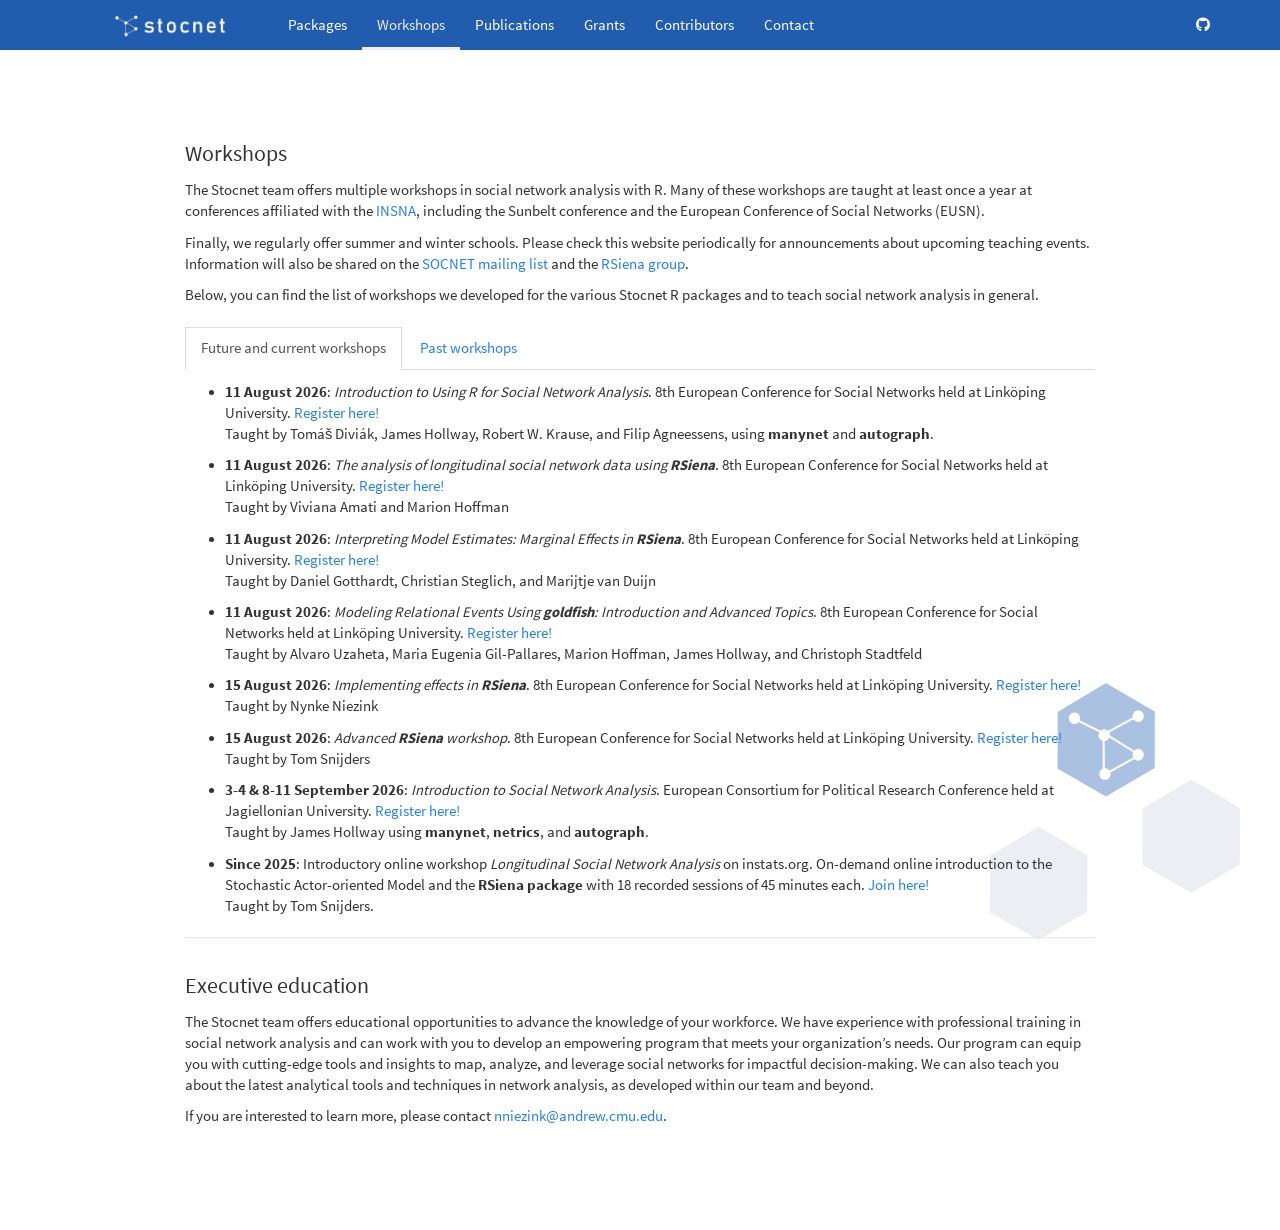
<file: workshops.html>
<!DOCTYPE html>

<html>

<head>

<meta charset="utf-8" />
<meta name="generator" content="pandoc" />
<meta http-equiv="X-UA-Compatible" content="IE=EDGE" />




<title>workshops.knit</title>

<script src="site_libs/header-attrs-2.29/header-attrs.js"></script>
<script src="site_libs/jquery-3.6.0/jquery-3.6.0.min.js"></script>
<meta name="viewport" content="width=device-width, initial-scale=1" />
<link href="site_libs/bootstrap-3.3.5/css/cosmo.min.css" rel="stylesheet" />
<script src="site_libs/bootstrap-3.3.5/js/bootstrap.min.js"></script>
<script src="site_libs/bootstrap-3.3.5/shim/html5shiv.min.js"></script>
<script src="site_libs/bootstrap-3.3.5/shim/respond.min.js"></script>
<style>h1 {font-size: 34px;}
       h1.title {font-size: 38px;}
       h2 {font-size: 30px;}
       h3 {font-size: 24px;}
       h4 {font-size: 18px;}
       h5 {font-size: 16px;}
       h6 {font-size: 12px;}
       code {color: inherit; background-color: rgba(0, 0, 0, 0.04);}
       pre:not([class]) { background-color: white }</style>
<script src="site_libs/navigation-1.1/tabsets.js"></script>
<link href="site_libs/highlightjs-9.12.0/textmate.css" rel="stylesheet" />
<script src="site_libs/highlightjs-9.12.0/highlight.js"></script>
<link href="site_libs/font-awesome-6.5.2/css/all.min.css" rel="stylesheet" />
<link href="site_libs/font-awesome-6.5.2/css/v4-shims.min.css" rel="stylesheet" />

<style type="text/css">
  code{white-space: pre-wrap;}
  span.smallcaps{font-variant: small-caps;}
  span.underline{text-decoration: underline;}
  div.column{display: inline-block; vertical-align: top; width: 50%;}
  div.hanging-indent{margin-left: 1.5em; text-indent: -1.5em;}
  ul.task-list{list-style: none;}
    </style>

<style type="text/css">code{white-space: pre;}</style>
<script type="text/javascript">
if (window.hljs) {
  hljs.configure({languages: []});
  hljs.initHighlightingOnLoad();
  if (document.readyState && document.readyState === "complete") {
    window.setTimeout(function() { hljs.initHighlighting(); }, 0);
  }
}
</script>






<link rel="stylesheet" href="styles.css" type="text/css" />



<style type = "text/css">
.main-container {
  max-width: 940px;
  margin-left: auto;
  margin-right: auto;
}
img {
  max-width:100%;
}
.tabbed-pane {
  padding-top: 12px;
}
.html-widget {
  margin-bottom: 20px;
}
button.code-folding-btn:focus {
  outline: none;
}
summary {
  display: list-item;
}
details > summary > p:only-child {
  display: inline;
}
pre code {
  padding: 0;
}
</style>


<style type="text/css">
.dropdown-submenu {
  position: relative;
}
.dropdown-submenu>.dropdown-menu {
  top: 0;
  left: 100%;
  margin-top: -6px;
  margin-left: -1px;
  border-radius: 0 6px 6px 6px;
}
.dropdown-submenu:hover>.dropdown-menu {
  display: block;
}
.dropdown-submenu>a:after {
  display: block;
  content: " ";
  float: right;
  width: 0;
  height: 0;
  border-color: transparent;
  border-style: solid;
  border-width: 5px 0 5px 5px;
  border-left-color: #cccccc;
  margin-top: 5px;
  margin-right: -10px;
}
.dropdown-submenu:hover>a:after {
  border-left-color: #adb5bd;
}
.dropdown-submenu.pull-left {
  float: none;
}
.dropdown-submenu.pull-left>.dropdown-menu {
  left: -100%;
  margin-left: 10px;
  border-radius: 6px 0 6px 6px;
}
</style>

<script type="text/javascript">
// manage active state of menu based on current page
$(document).ready(function () {
  // active menu anchor
  href = window.location.pathname
  href = href.substr(href.lastIndexOf('/') + 1)
  if (href === "")
    href = "index.html";
  var menuAnchor = $('a[href="' + href + '"]');

  // mark the anchor link active (and if it's in a dropdown, also mark that active)
  var dropdown = menuAnchor.closest('li.dropdown');
  if (window.bootstrap) { // Bootstrap 4+
    menuAnchor.addClass('active');
    dropdown.find('> .dropdown-toggle').addClass('active');
  } else { // Bootstrap 3
    menuAnchor.parent().addClass('active');
    dropdown.addClass('active');
  }

  // Navbar adjustments
  var navHeight = $(".navbar").first().height() + 15;
  var style = document.createElement('style');
  var pt = "padding-top: " + navHeight + "px; ";
  var mt = "margin-top: -" + navHeight + "px; ";
  var css = "";
  // offset scroll position for anchor links (for fixed navbar)
  for (var i = 1; i <= 6; i++) {
    css += ".section h" + i + "{ " + pt + mt + "}\n";
  }
  style.innerHTML = "body {" + pt + "padding-bottom: 40px; }\n" + css;
  document.head.appendChild(style);
});
</script>

<!-- tabsets -->

<style type="text/css">
.tabset-dropdown > .nav-tabs {
  display: inline-table;
  max-height: 500px;
  min-height: 44px;
  overflow-y: auto;
  border: 1px solid #ddd;
  border-radius: 4px;
}

.tabset-dropdown > .nav-tabs > li.active:before, .tabset-dropdown > .nav-tabs.nav-tabs-open:before {
  content: "\e259";
  font-family: 'Glyphicons Halflings';
  display: inline-block;
  padding: 10px;
  border-right: 1px solid #ddd;
}

.tabset-dropdown > .nav-tabs.nav-tabs-open > li.active:before {
  content: "\e258";
  font-family: 'Glyphicons Halflings';
  border: none;
}

.tabset-dropdown > .nav-tabs > li.active {
  display: block;
}

.tabset-dropdown > .nav-tabs > li > a,
.tabset-dropdown > .nav-tabs > li > a:focus,
.tabset-dropdown > .nav-tabs > li > a:hover {
  border: none;
  display: inline-block;
  border-radius: 4px;
  background-color: transparent;
}

.tabset-dropdown > .nav-tabs.nav-tabs-open > li {
  display: block;
  float: none;
}

.tabset-dropdown > .nav-tabs > li {
  display: none;
}
</style>

<!-- code folding -->




</head>

<body>


<div class="container-fluid main-container">




<div class="navbar navbar-default  navbar-fixed-top" role="navigation">
  <div class="container">
    <div class="navbar-header">
      <button type="button" class="navbar-toggle collapsed" data-toggle="collapse" data-bs-toggle="collapse" data-target="#navbar" data-bs-target="#navbar">
        <span class="icon-bar"></span>
        <span class="icon-bar"></span>
        <span class="icon-bar"></span>
      </button>
      <a class="navbar-brand" href="index.html">Stocnet</a>
    </div>
    <div id="navbar" class="navbar-collapse collapse">
      <ul class="nav navbar-nav">
        <li>
  <a href="packages.html">Packages</a>
</li>
<li>
  <a href="workshops.html">Workshops</a>
</li>
<li>
  <a href="publications.html">Publications</a>
</li>
<li>
  <a href="grants.html">Grants</a>
</li>
<li>
  <a href="contributors.html">Contributors</a>
</li>
<li>
  <a href="contact.html">Contact</a>
</li>
      </ul>
      <ul class="nav navbar-nav navbar-right">
        <li>
  <a href="https://github.com/stocnet">
    <span class="fab fa-github"></span>
     
  </a>
</li>
      </ul>
    </div><!--/.nav-collapse -->
  </div><!--/.container -->
</div><!--/.navbar -->

<div id="header">




</div>


<p><br><br><br></p>
<p style="font-size:1.5em">
Workshops
</p>
<p>The Stocnet team offers multiple workshops in social network analysis
with R. Many of these workshops are taught at least once a year at
conferences affiliated with the <a
href="https://www.insna.org/">INSNA</a>, including the Sunbelt
conference and the European Conference of Social Networks (EUSN).</p>
<p>Finally, we regularly offer summer and winter schools. Please check
this website periodically for announcements about upcoming teaching
events. Information will also be shared on the <a
href="https://www.insna.org/socnet">SOCNET mailing list</a> and the <a
href="https://groups.io/g/RSiena">RSiena group</a>.</p>
<p>Below, you can find the list of workshops we developed for the
various Stocnet R packages and to teach social network analysis in
general.</p>
<div id="section" class="section level2 tabset">
<h2 class="tabset"></h2>
<div id="future-and-current-workshops" class="section level3">
<h3>Future and current workshops</h3>
<ul>
<li><p><strong>11 August 2026</strong>: <em>Introduction to Using R for
Social Network Analysis</em>. 8th European Conference for Social
Networks held at Linköping University. <a
href="https://liu.se/en/event/eusn-2026">Register here!</a><br> Taught
by Tomáš Diviák, James Hollway, Robert W. Krause, and Filip Agneessens,
using <strong>manynet</strong> and <strong>autograph</strong>.<br></p></li>
<li><p><strong>11 August 2026</strong>: <em>The analysis of longitudinal
social network data using</em> <strong><em>RSiena</em></strong>. 8th
European Conference for Social Networks held at Linköping University. <a
href="https://liu.se/en/event/eusn-2026">Register here!</a><br> Taught
by Viviana Amati and Marion Hoffman<br></p></li>
<li><p><strong>11 August 2026</strong>: <em>Interpreting Model
Estimates: Marginal Effects in</em> <strong><em>RSiena</em></strong>.
8th European Conference for Social Networks held at Linköping
University. <a href="https://liu.se/en/event/eusn-2026">Register
here!</a><br> Taught by Daniel Gotthardt, Christian Steglich, and
Marijtje van Duijn<br></p></li>
<li><p><strong>11 August 2026</strong>: <em>Modeling Relational Events
Using</em> <strong><em>goldfish</em></strong><em>: Introduction and
Advanced Topics</em>. 8th European Conference for Social Networks held
at Linköping University. <a
href="https://liu.se/en/event/eusn-2026">Register here!</a><br> Taught
by Alvaro Uzaheta, Maria Eugenia Gil-Pallares, Marion Hoffman, James
Hollway, and Christoph Stadtfeld<br></p></li>
<li><p><strong>15 August 2026</strong>: <em>Implementing effects in</em>
<strong><em>RSiena</em></strong>. 8th European Conference for Social
Networks held at Linköping University. <a
href="https://liu.se/en/event/eusn-2026">Register here!</a><br> Taught
by Nynke Niezink<br></p></li>
<li><p><strong>15 August 2026</strong>: <em>Advanced</em>
<strong><em>RSiena</em></strong> <em>workshop</em>. 8th European
Conference for Social Networks held at Linköping University. <a
href="https://liu.se/en/event/eusn-2026">Register here!</a><br> Taught
by Tom Snijders<br></p></li>
<li><p><strong>3-4 & 8-11 September 2026</strong>: 
<em>Introduction to Social Network Analysis</em>. 
European Consortium for Political Research Conference held at Jagiellonian University. <a
href="https://ecpr.eu/Events/Event/PanelDetails/17994">Register here!</a><br> Taught
by James Hollway using <strong>manynet</strong>, <strong>netrics</strong>, and <strong>autograph</strong>.<br></p></li>
<li><p><strong>Since 2025</strong>: Introductory online workshop
<em>Longitudinal Social Network Analysis</em> on instats.org. On-demand
online introduction to the Stochastic Actor-oriented Model and the
<strong>RSiena package</strong> with 18 recorded sessions of 45 minutes
each. <a
href="https://instats.org/seminar/longitudinal-social-network-analysis">Join
here!</a><br> Taught by Tom Snijders.</p></li>
</ul>
<hr />
</div>
<div id="past-workshops" class="section level3">
<h3>Past workshops</h3>
<ul>
<li><p><em>Winter School on Longitudinal Social Network Analysis and
Advanced</em> <strong><em>RSiena</em></strong> <em>Users’ Meeting</em>
(latest edition hosted at the University of Groningen). Taught by
Christian Steglich and Tom Snijders.</p></li>
<li><p><em>The analysis of longitudinal social network data using</em>
<strong><em>RSiena</em></strong> (latest workshops during the Sunbelt
conference and European Conference for Social Networks). Taught by
Viviana Amati and Marion Hoffman (previously by Tom Snijders, Christian
Steglich, Robert Krause, Per Block, Kieran Mepham).</p></li>
<li><p><em>Advanced</em> <strong><em>RSiena</em></strong>
<em>workshop</em> (latest workshops during the Sunbelt conference and
European Conference for Social Networks) . Taught by Tom
Snijders.</p></li>
<li><p><em>Analyzing the dynamics of networks and continuous behavior
with</em> <strong><em>RSiena</em></strong> (latest workshops during the
Sunbelt conference and European Conference for Social Networks). Taught
by Nynke Niezink.</p></li>
<li><p><em>Creating New Effects in</em> <strong><em>RSiena</em></strong>
(latest workshop during the Sunbelt conference). Taught by Nynke Niezink
(previously by Tom Snijders).</p></li>
<li><p><em>Handling Missing Network Data</em> (latest workshops during
the Sunbelt conference and European Conference for Social Networks) .
Taught by Robert Krause using <strong>Rsiena</strong>.</p></li>
<li><p><em>Introduction to inference with networks in R</em> (latest
workshops during the Sunbelt conference). Taught by Robert Krause, James
Hollway, Tomas Diviak, and Filip Agneesens using
<strong>migraph</strong>.</p></li>
<li><p><em>Multimodal network analysis</em> (latest workshops during the
Sunbelt conference and European Conference for Social Networks). Taught
by James Hollway using <strong>migraph</strong>.</p></li>
<li><p><em>Introduction to social networks</em> (latest workshop during
the European Consortium for Political Research). Taught by James Hollway
using <strong>manynet</strong></p></li>
<li><p><em>Diffusion on networks</em> (latest workshops during the
Sunbelt conference and European Conference for Social Networks). Taught
by James Hollway using <strong>manynet</strong>.</p></li>
<li><p><em>Modeling Relational Events in R Using</em>
<strong><em>goldfish</em></strong> (latest workshops during the Sunbelt
conference and European Conference for Social Networks). Taught by
Alvaro Uzaheta, Maria Eugenia Gil-Pallares, Christoph Stadtfeld, Marion
Hoffman, and James Hollway.</p></li>
<li><p><strong><em>MoNAN</em></strong> <em>workshop</em> (latest edition
at the University of Zurich). Taught by Per Block.</p></li>
</ul>
<hr />
</div>
</div>
<div id="section-1" class="section level2">
<h2></h2>
<p style="font-size:1.5em">
Executive education
</p>
<p>The Stocnet team offers educational opportunities to advance the
knowledge of your workforce. We have experience with professional
training in social network analysis and can work with you to develop an
empowering program that meets your organization’s needs. Our program can
equip you with cutting-edge tools and insights to map, analyze, and
leverage social networks for impactful decision-making. We can also
teach you about the latest analytical tools and techniques in network
analysis, as developed within our team and beyond.</p>
<p>If you are interested to learn more, please contact <a
href="mailto:nniezink@andrew.cmu.edu"
class="email">nniezink@andrew.cmu.edu</a>.</p>
<p><br><br></p>
<div class="logo-bottom-bg">
<p><img src="img/logo-bottom.png" alt="logo"></p>
</div>
<script>
$(function() {
    // put the stocnet logo on the left of the nav bar
    $('.navbar-brand').html('<img src="img/logo-name-white.png" alt="stocnet logo" style="height: 45px; margin-right: 10px;margin-top: -10px">');
    });
</script>
</div>




</div>

<script>

// add bootstrap table styles to pandoc tables
function bootstrapStylePandocTables() {
  $('tr.odd').parent('tbody').parent('table').addClass('table table-condensed');
}
$(document).ready(function () {
  bootstrapStylePandocTables();
});


</script>

<!-- tabsets -->

<script>
$(document).ready(function () {
  window.buildTabsets("TOC");
});

$(document).ready(function () {
  $('.tabset-dropdown > .nav-tabs > li').click(function () {
    $(this).parent().toggleClass('nav-tabs-open');
  });
});
</script>

<!-- code folding -->


<!-- dynamically load mathjax for compatibility with self-contained -->
<script>
  (function () {
    var script = document.createElement("script");
    script.type = "text/javascript";
    script.src  = "https://mathjax.rstudio.com/latest/MathJax.js?config=TeX-AMS-MML_HTMLorMML";
    document.getElementsByTagName("head")[0].appendChild(script);
  })();
</script>

</body>
</html>
</file>
<file: site_libs/highlightjs-9.12.0/textmate.css>
.hljs-literal {
  color: rgb(88, 72, 246);
}

.hljs-number {
  color: rgb(0, 0, 205);
}

.hljs-comment {
  color: rgb(76, 136, 107);
}

.hljs-keyword {
  color: rgb(0, 0, 255);
}

.hljs-string {
  color: rgb(3, 106, 7);
}
</file>
<file: styles.css>
img.content.x700 {
  width: auto !important; /*override the width below*/
  width: 100%;
  min-width: 400px;
  float: left;
  clear: both;
}

/*----------------Whole document:----------------*/
body{
  /*font-family: Helvetica; */
  font-size: 11pt;
}


/*----------------NAVBAR ---------------*/
.navbar-default {
    background-color: #215CAF;
    border: 0px;
    height: 50px;
}

.navbar-default .navbar-nav>li>a:hover,
.navbar-default .navbar-nav>.active>a,
.navbar-default .navbar-nav>.open>a,
a.dropdown-toggle:hover {
  background-color: #215CAF !important;
  color: #EDEDF4 !important;
}

/* Add a thin light blue line below the active tab */
.navbar-default .navbar-nav>.active>a {
  border-bottom: 3px solid #EDEDF4 !important; /* Thin light blue line */
  box-sizing: border-box;
  padding-bottom: 0;
}

/*center vertically the text in the nav bar */
.navbar-default .navbar-nav>li>a {
    height: 50px;
    line-height: 50px;
    padding-top: 0;
    padding-bottom: 0;
    box-sizing: border-box;
}

/* Dropdown menu color */
.navbar-default .dropdown-menu {
  background-color: #215CAF;
}

/* Dropdown menu hover color */
  .navbar-default .dropdown-menu>li>a:hover {
}

/* Publications page bottom logo background */
.logo-bottom-bg {
  position: fixed;
  right: 40px;
  bottom: -50px;
  width: 250px;
  z-index: -1;
  pointer-events: none;
  opacity: 1;
}
.logo-bottom-bg img {
  width: 100%;
  height: auto;
  display: block;
}

/* Contributors grid layout */

.bottom-vertical-line {
  width: 100;
  height: 3px;
  background: #215CAF;
  display: block;
  margin: 0px auto 0 auto;
}



.contributors-grid {
  display: flex;
  flex-wrap: wrap;
  gap: 32px;
  justify-content: center;
  margin-top: 2em;
  margin-bottom: 2em;
}
.contributor-card {
  background: #fff;
  border-radius: 12px;
  box-shadow: 0 2px 8px rgba(0,0,0,0.06);
  padding: 24px 16px 16px 16px;
  display: flex;
  flex-direction: column;
  align-items: center;
  text-align: center;
  width: 220px;
  max-width: 220px;
  min-width: 220px;
  flex: 0 0 220px;
}

.contributor-card img {
  border-radius: 0;
  object-fit: contain;
  width: auto;
  height: 60px;
  display: block;
  margin-left: auto;
  margin-right: auto;
  margin-bottom: 10px;
}
.contributor-card a {
  margin-top: 0.5em;
  color: #215CAF;
  font-size: 0.95em;
}

/* --- Custom block with cut top-left corner --- */
.fancy-block {
  position: relative;
  border-radius: 0;
  overflow: hidden;
}

.fancy-block::before {
  content: "";
  position: absolute;
  top: 0; left: 0;
  width: 80px;
  height: 48px;
  background: white;
  clip-path: polygon(0 0, 100% 0, 0 100%);
  z-index: 2;
}

    background-color: #215CAF;
  }

/* Navbar Links when hovered*/
.navbar-default .dropdown-menu>.active>a
.navbar-default .navbar-nav>.active>a:hover, 
.navbar-default .navbar-nav:hover, 
.navbar-default .navbar-nav>li>a:hover, 
a.navbar-brand:hover {
  color: #ffffffab !important;
  background-color: #215CAF;
}

/* ---------------- GRID stuff ----------------- */
.grid-container {
    display: flex;
    flex-wrap: wrap;
    width: 100%;
    margin: 0 auto;
    align-items: flex-start;
    justify-content: center;
}

.grid-item {
    position: relative;
    width: 220px;
    max-width: 220px;
    min-width: 220px;
    background-color: #fafafa;
    background-size: cover;
    background-position: center;
    border: 1px solid #3a3b3c;
    border-radius: 5px;
    text-align: left;
    font-size: 1em;
    padding: 10px 10px 0px 10px;
    margin: 1%;
    word-wrap: break-word;
}

/* Workshop tile style for index page */
.workshop-tile {
    background: #EDEDF4;
    border: none;
    border-radius: 0;
    box-shadow: none;
    width: 100%;
    max-width: 900px;
    margin: 0 auto 2em auto;
    padding: 24px 30px 18px 30px;
    font-size: 1.06em;
    text-align: left;
    display: block;
}

.grid-item::after {
    content: "";
    position: absolute;
    top: 0;
    left: 0;
    width: 100%;
    height: 100%;
    background-color: rgba(255, 255, 255, 0.1); /* Adjust the opacity here (0.7 for 70% opacity) */
    border-radius: 5px;
    z-index: -1; /* Place the pseudo-element behind the content */
}

.more{
  display: none;
}

h2{color:#215CAF}


h-theme {
    font-style: normal;
    font-size: 150%;
}

details summary::-webkit-details-marker {
  display:none;
}
</file>
<file: site_libs/bootstrap-3.3.5/css/cosmo.min.css>
@font-face {
  font-family: 'Source Sans Pro';
  font-style: normal;
  font-weight: 300;
  src: url(fonts/SourceSansProLight.ttf) format('truetype');
}
@font-face {
  font-family: 'Source Sans Pro';
  font-style: normal;
  font-weight: 400;
  src: url(fonts/SourceSansPro.ttf) format('truetype');
}
@font-face {
  font-family: 'Source Sans Pro';
  font-style: normal;
  font-weight: 700;
  src: url(fonts/SourceSansProBold.ttf) format('truetype');
}

/*!
 * bootswatch v3.3.6
 * Homepage: http://bootswatch.com
 * Copyright 2012-2015 Thomas Park
 * Licensed under MIT
 * Based on Bootstrap
*//*!
 * Bootstrap v3.3.6 (http://getbootstrap.com)
 * Copyright 2011-2015 Twitter, Inc.
 * Licensed under MIT (https://github.com/twbs/bootstrap/blob/master/LICENSE)
 *//*! normalize.css v3.0.3 | MIT License | github.com/necolas/normalize.css */html{font-family:sans-serif;-ms-text-size-adjust:100%;-webkit-text-size-adjust:100%}body{margin:0}article,aside,details,figcaption,figure,footer,header,hgroup,main,menu,nav,section,summary{display:block}audio,canvas,progress,video{display:inline-block;vertical-align:baseline}audio:not([controls]){display:none;height:0}[hidden],template{display:none}a{background-color:transparent}a:active,a:hover{outline:0}abbr[title]{border-bottom:1px dotted}b,strong{font-weight:bold}dfn{font-style:italic}h1{font-size:2em;margin:0.67em 0}mark{background:#ff0;color:#000}small{font-size:80%}sub,sup{font-size:75%;line-height:0;position:relative;vertical-align:baseline}sup{top:-0.5em}sub{bottom:-0.25em}img{border:0}svg:not(:root){overflow:hidden}figure{margin:1em 40px}hr{-webkit-box-sizing:content-box;-moz-box-sizing:content-box;box-sizing:content-box;height:0}pre{overflow:auto}code,kbd,pre,samp{font-family:monospace, monospace;font-size:1em}button,input,optgroup,select,textarea{color:inherit;font:inherit;margin:0}button{overflow:visible}button,select{text-transform:none}button,html input[type="button"],input[type="reset"],input[type="submit"]{-webkit-appearance:button;cursor:pointer}button[disabled],html input[disabled]{cursor:default}button::-moz-focus-inner,input::-moz-focus-inner{border:0;padding:0}input{line-height:normal}input[type="checkbox"],input[type="radio"]{-webkit-box-sizing:border-box;-moz-box-sizing:border-box;box-sizing:border-box;padding:0}input[type="number"]::-webkit-inner-spin-button,input[type="number"]::-webkit-outer-spin-button{height:auto}input[type="search"]{-webkit-appearance:textfield;-webkit-box-sizing:content-box;-moz-box-sizing:content-box;box-sizing:content-box}input[type="search"]::-webkit-search-cancel-button,input[type="search"]::-webkit-search-decoration{-webkit-appearance:none}fieldset{border:1px solid #c0c0c0;margin:0 2px;padding:0.35em 0.625em 0.75em}legend{border:0;padding:0}textarea{overflow:auto}optgroup{font-weight:bold}table{border-collapse:collapse;border-spacing:0}td,th{padding:0}/*! Source: https://github.com/h5bp/html5-boilerplate/blob/master/src/css/main.css */@media print{*,*:before,*:after{background:transparent !important;color:#000 !important;-webkit-box-shadow:none !important;box-shadow:none !important;text-shadow:none !important}a,a:visited{text-decoration:underline}a[href]:after{content:" (" attr(href) ")"}abbr[title]:after{content:" (" attr(title) ")"}a[href^="#"]:after,a[href^="javascript:"]:after{content:""}pre,blockquote{border:1px solid #999;page-break-inside:avoid}thead{display:table-header-group}tr,img{page-break-inside:avoid}img{max-width:100% !important}p,h2,h3{orphans:3;widows:3}h2,h3{page-break-after:avoid}.navbar{display:none}.btn>.caret,.dropup>.btn>.caret{border-top-color:#000 !important}.label{border:1px solid #000}.table{border-collapse:collapse !important}.table td,.table th{background-color:#fff !important}.table-bordered th,.table-bordered td{border:1px solid #ddd !important}}@font-face{font-family:'Glyphicons Halflings';src:url('../fonts/glyphicons-halflings-regular.eot');src:url('../fonts/glyphicons-halflings-regular.eot?#iefix') format('embedded-opentype'),url('../fonts/glyphicons-halflings-regular.woff') format('woff'),url('../fonts/glyphicons-halflings-regular.ttf') format('truetype'),url('../fonts/glyphicons-halflings-regular.svg#glyphicons_halflingsregular') format('svg')}.glyphicon{position:relative;top:1px;display:inline-block;font-family:'Glyphicons Halflings';font-style:normal;font-weight:normal;line-height:1;-webkit-font-smoothing:antialiased;-moz-osx-font-smoothing:grayscale}.glyphicon-asterisk:before{content:"\002a"}.glyphicon-plus:before{content:"\002b"}.glyphicon-euro:before,.glyphicon-eur:before{content:"\20ac"}.glyphicon-minus:before{content:"\2212"}.glyphicon-cloud:before{content:"\2601"}.glyphicon-envelope:before{content:"\2709"}.glyphicon-pencil:before{content:"\270f"}.glyphicon-glass:before{content:"\e001"}.glyphicon-music:before{content:"\e002"}.glyphicon-search:before{content:"\e003"}.glyphicon-heart:before{content:"\e005"}.glyphicon-star:before{content:"\e006"}.glyphicon-star-empty:before{content:"\e007"}.glyphicon-user:before{content:"\e008"}.glyphicon-film:before{content:"\e009"}.glyphicon-th-large:before{content:"\e010"}.glyphicon-th:before{content:"\e011"}.glyphicon-th-list:before{content:"\e012"}.glyphicon-ok:before{content:"\e013"}.glyphicon-remove:before{content:"\e014"}.glyphicon-zoom-in:before{content:"\e015"}.glyphicon-zoom-out:before{content:"\e016"}.glyphicon-off:before{content:"\e017"}.glyphicon-signal:before{content:"\e018"}.glyphicon-cog:before{content:"\e019"}.glyphicon-trash:before{content:"\e020"}.glyphicon-home:before{content:"\e021"}.glyphicon-file:before{content:"\e022"}.glyphicon-time:before{content:"\e023"}.glyphicon-road:before{content:"\e024"}.glyphicon-download-alt:before{content:"\e025"}.glyphicon-download:before{content:"\e026"}.glyphicon-upload:before{content:"\e027"}.glyphicon-inbox:before{content:"\e028"}.glyphicon-play-circle:before{content:"\e029"}.glyphicon-repeat:before{content:"\e030"}.glyphicon-refresh:before{content:"\e031"}.glyphicon-list-alt:before{content:"\e032"}.glyphicon-lock:before{content:"\e033"}.glyphicon-flag:before{content:"\e034"}.glyphicon-headphones:before{content:"\e035"}.glyphicon-volume-off:before{content:"\e036"}.glyphicon-volume-down:before{content:"\e037"}.glyphicon-volume-up:before{content:"\e038"}.glyphicon-qrcode:before{content:"\e039"}.glyphicon-barcode:before{content:"\e040"}.glyphicon-tag:before{content:"\e041"}.glyphicon-tags:before{content:"\e042"}.glyphicon-book:before{content:"\e043"}.glyphicon-bookmark:before{content:"\e044"}.glyphicon-print:before{content:"\e045"}.glyphicon-camera:before{content:"\e046"}.glyphicon-font:before{content:"\e047"}.glyphicon-bold:before{content:"\e048"}.glyphicon-italic:before{content:"\e049"}.glyphicon-text-height:before{content:"\e050"}.glyphicon-text-width:before{content:"\e051"}.glyphicon-align-left:before{content:"\e052"}.glyphicon-align-center:before{content:"\e053"}.glyphicon-align-right:before{content:"\e054"}.glyphicon-align-justify:before{content:"\e055"}.glyphicon-list:before{content:"\e056"}.glyphicon-indent-left:before{content:"\e057"}.glyphicon-indent-right:before{content:"\e058"}.glyphicon-facetime-video:before{content:"\e059"}.glyphicon-picture:before{content:"\e060"}.glyphicon-map-marker:before{content:"\e062"}.glyphicon-adjust:before{content:"\e063"}.glyphicon-tint:before{content:"\e064"}.glyphicon-edit:before{content:"\e065"}.glyphicon-share:before{content:"\e066"}.glyphicon-check:before{content:"\e067"}.glyphicon-move:before{content:"\e068"}.glyphicon-step-backward:before{content:"\e069"}.glyphicon-fast-backward:before{content:"\e070"}.glyphicon-backward:before{content:"\e071"}.glyphicon-play:before{content:"\e072"}.glyphicon-pause:before{content:"\e073"}.glyphicon-stop:before{content:"\e074"}.glyphicon-forward:before{content:"\e075"}.glyphicon-fast-forward:before{content:"\e076"}.glyphicon-step-forward:before{content:"\e077"}.glyphicon-eject:before{content:"\e078"}.glyphicon-chevron-left:before{content:"\e079"}.glyphicon-chevron-right:before{content:"\e080"}.glyphicon-plus-sign:before{content:"\e081"}.glyphicon-minus-sign:before{content:"\e082"}.glyphicon-remove-sign:before{content:"\e083"}.glyphicon-ok-sign:before{content:"\e084"}.glyphicon-question-sign:before{content:"\e085"}.glyphicon-info-sign:before{content:"\e086"}.glyphicon-screenshot:before{content:"\e087"}.glyphicon-remove-circle:before{content:"\e088"}.glyphicon-ok-circle:before{content:"\e089"}.glyphicon-ban-circle:before{content:"\e090"}.glyphicon-arrow-left:before{content:"\e091"}.glyphicon-arrow-right:before{content:"\e092"}.glyphicon-arrow-up:before{content:"\e093"}.glyphicon-arrow-down:before{content:"\e094"}.glyphicon-share-alt:before{content:"\e095"}.glyphicon-resize-full:before{content:"\e096"}.glyphicon-resize-small:before{content:"\e097"}.glyphicon-exclamation-sign:before{content:"\e101"}.glyphicon-gift:before{content:"\e102"}.glyphicon-leaf:before{content:"\e103"}.glyphicon-fire:before{content:"\e104"}.glyphicon-eye-open:before{content:"\e105"}.glyphicon-eye-close:before{content:"\e106"}.glyphicon-warning-sign:before{content:"\e107"}.glyphicon-plane:before{content:"\e108"}.glyphicon-calendar:before{content:"\e109"}.glyphicon-random:before{content:"\e110"}.glyphicon-comment:before{content:"\e111"}.glyphicon-magnet:before{content:"\e112"}.glyphicon-chevron-up:before{content:"\e113"}.glyphicon-chevron-down:before{content:"\e114"}.glyphicon-retweet:before{content:"\e115"}.glyphicon-shopping-cart:before{content:"\e116"}.glyphicon-folder-close:before{content:"\e117"}.glyphicon-folder-open:before{content:"\e118"}.glyphicon-resize-vertical:before{content:"\e119"}.glyphicon-resize-horizontal:before{content:"\e120"}.glyphicon-hdd:before{content:"\e121"}.glyphicon-bullhorn:before{content:"\e122"}.glyphicon-bell:before{content:"\e123"}.glyphicon-certificate:before{content:"\e124"}.glyphicon-thumbs-up:before{content:"\e125"}.glyphicon-thumbs-down:before{content:"\e126"}.glyphicon-hand-right:before{content:"\e127"}.glyphicon-hand-left:before{content:"\e128"}.glyphicon-hand-up:before{content:"\e129"}.glyphicon-hand-down:before{content:"\e130"}.glyphicon-circle-arrow-right:before{content:"\e131"}.glyphicon-circle-arrow-left:before{content:"\e132"}.glyphicon-circle-arrow-up:before{content:"\e133"}.glyphicon-circle-arrow-down:before{content:"\e134"}.glyphicon-globe:before{content:"\e135"}.glyphicon-wrench:before{content:"\e136"}.glyphicon-tasks:before{content:"\e137"}.glyphicon-filter:before{content:"\e138"}.glyphicon-briefcase:before{content:"\e139"}.glyphicon-fullscreen:before{content:"\e140"}.glyphicon-dashboard:before{content:"\e141"}.glyphicon-paperclip:before{content:"\e142"}.glyphicon-heart-empty:before{content:"\e143"}.glyphicon-link:before{content:"\e144"}.glyphicon-phone:before{content:"\e145"}.glyphicon-pushpin:before{content:"\e146"}.glyphicon-usd:before{content:"\e148"}.glyphicon-gbp:before{content:"\e149"}.glyphicon-sort:before{content:"\e150"}.glyphicon-sort-by-alphabet:before{content:"\e151"}.glyphicon-sort-by-alphabet-alt:before{content:"\e152"}.glyphicon-sort-by-order:before{content:"\e153"}.glyphicon-sort-by-order-alt:before{content:"\e154"}.glyphicon-sort-by-attributes:before{content:"\e155"}.glyphicon-sort-by-attributes-alt:before{content:"\e156"}.glyphicon-unchecked:before{content:"\e157"}.glyphicon-expand:before{content:"\e158"}.glyphicon-collapse-down:before{content:"\e159"}.glyphicon-collapse-up:before{content:"\e160"}.glyphicon-log-in:before{content:"\e161"}.glyphicon-flash:before{content:"\e162"}.glyphicon-log-out:before{content:"\e163"}.glyphicon-new-window:before{content:"\e164"}.glyphicon-record:before{content:"\e165"}.glyphicon-save:before{content:"\e166"}.glyphicon-open:before{content:"\e167"}.glyphicon-saved:before{content:"\e168"}.glyphicon-import:before{content:"\e169"}.glyphicon-export:before{content:"\e170"}.glyphicon-send:before{content:"\e171"}.glyphicon-floppy-disk:before{content:"\e172"}.glyphicon-floppy-saved:before{content:"\e173"}.glyphicon-floppy-remove:before{content:"\e174"}.glyphicon-floppy-save:before{content:"\e175"}.glyphicon-floppy-open:before{content:"\e176"}.glyphicon-credit-card:before{content:"\e177"}.glyphicon-transfer:before{content:"\e178"}.glyphicon-cutlery:before{content:"\e179"}.glyphicon-header:before{content:"\e180"}.glyphicon-compressed:before{content:"\e181"}.glyphicon-earphone:before{content:"\e182"}.glyphicon-phone-alt:before{content:"\e183"}.glyphicon-tower:before{content:"\e184"}.glyphicon-stats:before{content:"\e185"}.glyphicon-sd-video:before{content:"\e186"}.glyphicon-hd-video:before{content:"\e187"}.glyphicon-subtitles:before{content:"\e188"}.glyphicon-sound-stereo:before{content:"\e189"}.glyphicon-sound-dolby:before{content:"\e190"}.glyphicon-sound-5-1:before{content:"\e191"}.glyphicon-sound-6-1:before{content:"\e192"}.glyphicon-sound-7-1:before{content:"\e193"}.glyphicon-copyright-mark:before{content:"\e194"}.glyphicon-registration-mark:before{content:"\e195"}.glyphicon-cloud-download:before{content:"\e197"}.glyphicon-cloud-upload:before{content:"\e198"}.glyphicon-tree-conifer:before{content:"\e199"}.glyphicon-tree-deciduous:before{content:"\e200"}.glyphicon-cd:before{content:"\e201"}.glyphicon-save-file:before{content:"\e202"}.glyphicon-open-file:before{content:"\e203"}.glyphicon-level-up:before{content:"\e204"}.glyphicon-copy:before{content:"\e205"}.glyphicon-paste:before{content:"\e206"}.glyphicon-alert:before{content:"\e209"}.glyphicon-equalizer:before{content:"\e210"}.glyphicon-king:before{content:"\e211"}.glyphicon-queen:before{content:"\e212"}.glyphicon-pawn:before{content:"\e213"}.glyphicon-bishop:before{content:"\e214"}.glyphicon-knight:before{content:"\e215"}.glyphicon-baby-formula:before{content:"\e216"}.glyphicon-tent:before{content:"\26fa"}.glyphicon-blackboard:before{content:"\e218"}.glyphicon-bed:before{content:"\e219"}.glyphicon-apple:before{content:"\f8ff"}.glyphicon-erase:before{content:"\e221"}.glyphicon-hourglass:before{content:"\231b"}.glyphicon-lamp:before{content:"\e223"}.glyphicon-duplicate:before{content:"\e224"}.glyphicon-piggy-bank:before{content:"\e225"}.glyphicon-scissors:before{content:"\e226"}.glyphicon-bitcoin:before{content:"\e227"}.glyphicon-btc:before{content:"\e227"}.glyphicon-xbt:before{content:"\e227"}.glyphicon-yen:before{content:"\00a5"}.glyphicon-jpy:before{content:"\00a5"}.glyphicon-ruble:before{content:"\20bd"}.glyphicon-rub:before{content:"\20bd"}.glyphicon-scale:before{content:"\e230"}.glyphicon-ice-lolly:before{content:"\e231"}.glyphicon-ice-lolly-tasted:before{content:"\e232"}.glyphicon-education:before{content:"\e233"}.glyphicon-option-horizontal:before{content:"\e234"}.glyphicon-option-vertical:before{content:"\e235"}.glyphicon-menu-hamburger:before{content:"\e236"}.glyphicon-modal-window:before{content:"\e237"}.glyphicon-oil:before{content:"\e238"}.glyphicon-grain:before{content:"\e239"}.glyphicon-sunglasses:before{content:"\e240"}.glyphicon-text-size:before{content:"\e241"}.glyphicon-text-color:before{content:"\e242"}.glyphicon-text-background:before{content:"\e243"}.glyphicon-object-align-top:before{content:"\e244"}.glyphicon-object-align-bottom:before{content:"\e245"}.glyphicon-object-align-horizontal:before{content:"\e246"}.glyphicon-object-align-left:before{content:"\e247"}.glyphicon-object-align-vertical:before{content:"\e248"}.glyphicon-object-align-right:before{content:"\e249"}.glyphicon-triangle-right:before{content:"\e250"}.glyphicon-triangle-left:before{content:"\e251"}.glyphicon-triangle-bottom:before{content:"\e252"}.glyphicon-triangle-top:before{content:"\e253"}.glyphicon-console:before{content:"\e254"}.glyphicon-superscript:before{content:"\e255"}.glyphicon-subscript:before{content:"\e256"}.glyphicon-menu-left:before{content:"\e257"}.glyphicon-menu-right:before{content:"\e258"}.glyphicon-menu-down:before{content:"\e259"}.glyphicon-menu-up:before{content:"\e260"}*{-webkit-box-sizing:border-box;-moz-box-sizing:border-box;box-sizing:border-box}*:before,*:after{-webkit-box-sizing:border-box;-moz-box-sizing:border-box;box-sizing:border-box}html{font-size:10px;-webkit-tap-highlight-color:rgba(0,0,0,0)}body{font-family:"Source Sans Pro",Calibri,Candara,Arial,sans-serif;font-size:15px;line-height:1.42857143;color:#333333;background-color:#ffffff}input,button,select,textarea{font-family:inherit;font-size:inherit;line-height:inherit}a{color:#2780e3;text-decoration:none}a:hover,a:focus{color:#165ba8;text-decoration:underline}a:focus{outline:thin dotted;outline:5px auto -webkit-focus-ring-color;outline-offset:-2px}figure{margin:0}img{vertical-align:middle}.img-responsive,.thumbnail>img,.thumbnail a>img,.carousel-inner>.item>img,.carousel-inner>.item>a>img{display:block;max-width:100%;height:auto}.img-rounded{border-radius:0}.img-thumbnail{padding:4px;line-height:1.42857143;background-color:#ffffff;border:1px solid #dddddd;border-radius:0;-webkit-transition:all .2s ease-in-out;-o-transition:all .2s ease-in-out;transition:all .2s ease-in-out;display:inline-block;max-width:100%;height:auto}.img-circle{border-radius:50%}hr{margin-top:21px;margin-bottom:21px;border:0;border-top:1px solid #e6e6e6}.sr-only{position:absolute;width:1px;height:1px;margin:-1px;padding:0;overflow:hidden;clip:rect(0, 0, 0, 0);border:0}.sr-only-focusable:active,.sr-only-focusable:focus{position:static;width:auto;height:auto;margin:0;overflow:visible;clip:auto}[role="button"]{cursor:pointer}h1,h2,h3,h4,h5,h6,.h1,.h2,.h3,.h4,.h5,.h6{font-family:"Source Sans Pro",Calibri,Candara,Arial,sans-serif;font-weight:300;line-height:1.1;color:inherit}h1 small,h2 small,h3 small,h4 small,h5 small,h6 small,.h1 small,.h2 small,.h3 small,.h4 small,.h5 small,.h6 small,h1 .small,h2 .small,h3 .small,h4 .small,h5 .small,h6 .small,.h1 .small,.h2 .small,.h3 .small,.h4 .small,.h5 .small,.h6 .small{font-weight:normal;line-height:1;color:#999999}h1,.h1,h2,.h2,h3,.h3{margin-top:21px;margin-bottom:10.5px}h1 small,.h1 small,h2 small,.h2 small,h3 small,.h3 small,h1 .small,.h1 .small,h2 .small,.h2 .small,h3 .small,.h3 .small{font-size:65%}h4,.h4,h5,.h5,h6,.h6{margin-top:10.5px;margin-bottom:10.5px}h4 small,.h4 small,h5 small,.h5 small,h6 small,.h6 small,h4 .small,.h4 .small,h5 .small,.h5 .small,h6 .small,.h6 .small{font-size:75%}h1,.h1{font-size:39px}h2,.h2{font-size:32px}h3,.h3{font-size:26px}h4,.h4{font-size:19px}h5,.h5{font-size:15px}h6,.h6{font-size:13px}p{margin:0 0 10.5px}.lead{margin-bottom:21px;font-size:17px;font-weight:300;line-height:1.4}@media (min-width:768px){.lead{font-size:22.5px}}small,.small{font-size:86%}mark,.mark{background-color:#ff7518;padding:.2em}.text-left{text-align:left}.text-right{text-align:right}.text-center{text-align:center}.text-justify{text-align:justify}.text-nowrap{white-space:nowrap}.text-lowercase{text-transform:lowercase}.text-uppercase{text-transform:uppercase}.text-capitalize{text-transform:capitalize}.text-muted{color:#999999}.text-primary{color:#2780e3}a.text-primary:hover,a.text-primary:focus{color:#1967be}.text-success{color:#ffffff}a.text-success:hover,a.text-success:focus{color:#e6e6e6}.text-info{color:#ffffff}a.text-info:hover,a.text-info:focus{color:#e6e6e6}.text-warning{color:#ffffff}a.text-warning:hover,a.text-warning:focus{color:#e6e6e6}.text-danger{color:#ffffff}a.text-danger:hover,a.text-danger:focus{color:#e6e6e6}.bg-primary{color:#fff;background-color:#2780e3}a.bg-primary:hover,a.bg-primary:focus{background-color:#1967be}.bg-success{background-color:#3fb618}a.bg-success:hover,a.bg-success:focus{background-color:#2f8912}.bg-info{background-color:#9954bb}a.bg-info:hover,a.bg-info:focus{background-color:#7e3f9d}.bg-warning{background-color:#ff7518}a.bg-warning:hover,a.bg-warning:focus{background-color:#e45c00}.bg-danger{background-color:#ff0039}a.bg-danger:hover,a.bg-danger:focus{background-color:#cc002e}.page-header{padding-bottom:9.5px;margin:42px 0 21px;border-bottom:1px solid #e6e6e6}ul,ol{margin-top:0;margin-bottom:10.5px}ul ul,ol ul,ul ol,ol ol{margin-bottom:0}.list-unstyled{padding-left:0;list-style:none}.list-inline{padding-left:0;list-style:none;margin-left:-5px}.list-inline>li{display:inline-block;padding-left:5px;padding-right:5px}dl{margin-top:0;margin-bottom:21px}dt,dd{line-height:1.42857143}dt{font-weight:bold}dd{margin-left:0}@media (min-width:768px){.dl-horizontal dt{float:left;width:160px;clear:left;text-align:right;overflow:hidden;text-overflow:ellipsis;white-space:nowrap}.dl-horizontal dd{margin-left:180px}}abbr[title],abbr[data-original-title]{cursor:help;border-bottom:1px dotted #999999}.initialism{font-size:90%;text-transform:uppercase}blockquote{padding:10.5px 21px;margin:0 0 21px;font-size:18.75px;border-left:5px solid #e6e6e6}blockquote p:last-child,blockquote ul:last-child,blockquote ol:last-child{margin-bottom:0}blockquote footer,blockquote small,blockquote .small{display:block;font-size:80%;line-height:1.42857143;color:#999999}blockquote footer:before,blockquote small:before,blockquote .small:before{content:'\2014 \00A0'}.blockquote-reverse,blockquote.pull-right{padding-right:15px;padding-left:0;border-right:5px solid #e6e6e6;border-left:0;text-align:right}.blockquote-reverse footer:before,blockquote.pull-right footer:before,.blockquote-reverse small:before,blockquote.pull-right small:before,.blockquote-reverse .small:before,blockquote.pull-right .small:before{content:''}.blockquote-reverse footer:after,blockquote.pull-right footer:after,.blockquote-reverse small:after,blockquote.pull-right small:after,.blockquote-reverse .small:after,blockquote.pull-right .small:after{content:'\00A0 \2014'}address{margin-bottom:21px;font-style:normal;line-height:1.42857143}code,kbd,pre,samp{font-family:monospace}code{padding:2px 4px;font-size:90%;color:#c7254e;background-color:#f9f2f4;border-radius:0}kbd{padding:2px 4px;font-size:90%;color:#ffffff;background-color:#333333;border-radius:0;-webkit-box-shadow:inset 0 -1px 0 rgba(0,0,0,0.25);box-shadow:inset 0 -1px 0 rgba(0,0,0,0.25)}kbd kbd{padding:0;font-size:100%;font-weight:bold;-webkit-box-shadow:none;box-shadow:none}pre{display:block;padding:10px;margin:0 0 10.5px;font-size:14px;line-height:1.42857143;word-break:break-all;word-wrap:break-word;color:#333333;background-color:#f5f5f5;border:1px solid #cccccc;border-radius:0}pre code{padding:0;font-size:inherit;color:inherit;white-space:pre-wrap;background-color:transparent;border-radius:0}.pre-scrollable{max-height:340px;overflow-y:scroll}.container{margin-right:auto;margin-left:auto;padding-left:15px;padding-right:15px}@media (min-width:768px){.container{width:750px}}@media (min-width:992px){.container{width:970px}}@media (min-width:1200px){.container{width:1170px}}.container-fluid{margin-right:auto;margin-left:auto;padding-left:15px;padding-right:15px}.row{margin-left:-15px;margin-right:-15px}.col-xs-1,.col-sm-1,.col-md-1,.col-lg-1,.col-xs-2,.col-sm-2,.col-md-2,.col-lg-2,.col-xs-3,.col-sm-3,.col-md-3,.col-lg-3,.col-xs-4,.col-sm-4,.col-md-4,.col-lg-4,.col-xs-5,.col-sm-5,.col-md-5,.col-lg-5,.col-xs-6,.col-sm-6,.col-md-6,.col-lg-6,.col-xs-7,.col-sm-7,.col-md-7,.col-lg-7,.col-xs-8,.col-sm-8,.col-md-8,.col-lg-8,.col-xs-9,.col-sm-9,.col-md-9,.col-lg-9,.col-xs-10,.col-sm-10,.col-md-10,.col-lg-10,.col-xs-11,.col-sm-11,.col-md-11,.col-lg-11,.col-xs-12,.col-sm-12,.col-md-12,.col-lg-12{position:relative;min-height:1px;padding-left:15px;padding-right:15px}.col-xs-1,.col-xs-2,.col-xs-3,.col-xs-4,.col-xs-5,.col-xs-6,.col-xs-7,.col-xs-8,.col-xs-9,.col-xs-10,.col-xs-11,.col-xs-12{float:left}.col-xs-12{width:100%}.col-xs-11{width:91.66666667%}.col-xs-10{width:83.33333333%}.col-xs-9{width:75%}.col-xs-8{width:66.66666667%}.col-xs-7{width:58.33333333%}.col-xs-6{width:50%}.col-xs-5{width:41.66666667%}.col-xs-4{width:33.33333333%}.col-xs-3{width:25%}.col-xs-2{width:16.66666667%}.col-xs-1{width:8.33333333%}.col-xs-pull-12{right:100%}.col-xs-pull-11{right:91.66666667%}.col-xs-pull-10{right:83.33333333%}.col-xs-pull-9{right:75%}.col-xs-pull-8{right:66.66666667%}.col-xs-pull-7{right:58.33333333%}.col-xs-pull-6{right:50%}.col-xs-pull-5{right:41.66666667%}.col-xs-pull-4{right:33.33333333%}.col-xs-pull-3{right:25%}.col-xs-pull-2{right:16.66666667%}.col-xs-pull-1{right:8.33333333%}.col-xs-pull-0{right:auto}.col-xs-push-12{left:100%}.col-xs-push-11{left:91.66666667%}.col-xs-push-10{left:83.33333333%}.col-xs-push-9{left:75%}.col-xs-push-8{left:66.66666667%}.col-xs-push-7{left:58.33333333%}.col-xs-push-6{left:50%}.col-xs-push-5{left:41.66666667%}.col-xs-push-4{left:33.33333333%}.col-xs-push-3{left:25%}.col-xs-push-2{left:16.66666667%}.col-xs-push-1{left:8.33333333%}.col-xs-push-0{left:auto}.col-xs-offset-12{margin-left:100%}.col-xs-offset-11{margin-left:91.66666667%}.col-xs-offset-10{margin-left:83.33333333%}.col-xs-offset-9{margin-left:75%}.col-xs-offset-8{margin-left:66.66666667%}.col-xs-offset-7{margin-left:58.33333333%}.col-xs-offset-6{margin-left:50%}.col-xs-offset-5{margin-left:41.66666667%}.col-xs-offset-4{margin-left:33.33333333%}.col-xs-offset-3{margin-left:25%}.col-xs-offset-2{margin-left:16.66666667%}.col-xs-offset-1{margin-left:8.33333333%}.col-xs-offset-0{margin-left:0%}@media (min-width:768px){.col-sm-1,.col-sm-2,.col-sm-3,.col-sm-4,.col-sm-5,.col-sm-6,.col-sm-7,.col-sm-8,.col-sm-9,.col-sm-10,.col-sm-11,.col-sm-12{float:left}.col-sm-12{width:100%}.col-sm-11{width:91.66666667%}.col-sm-10{width:83.33333333%}.col-sm-9{width:75%}.col-sm-8{width:66.66666667%}.col-sm-7{width:58.33333333%}.col-sm-6{width:50%}.col-sm-5{width:41.66666667%}.col-sm-4{width:33.33333333%}.col-sm-3{width:25%}.col-sm-2{width:16.66666667%}.col-sm-1{width:8.33333333%}.col-sm-pull-12{right:100%}.col-sm-pull-11{right:91.66666667%}.col-sm-pull-10{right:83.33333333%}.col-sm-pull-9{right:75%}.col-sm-pull-8{right:66.66666667%}.col-sm-pull-7{right:58.33333333%}.col-sm-pull-6{right:50%}.col-sm-pull-5{right:41.66666667%}.col-sm-pull-4{right:33.33333333%}.col-sm-pull-3{right:25%}.col-sm-pull-2{right:16.66666667%}.col-sm-pull-1{right:8.33333333%}.col-sm-pull-0{right:auto}.col-sm-push-12{left:100%}.col-sm-push-11{left:91.66666667%}.col-sm-push-10{left:83.33333333%}.col-sm-push-9{left:75%}.col-sm-push-8{left:66.66666667%}.col-sm-push-7{left:58.33333333%}.col-sm-push-6{left:50%}.col-sm-push-5{left:41.66666667%}.col-sm-push-4{left:33.33333333%}.col-sm-push-3{left:25%}.col-sm-push-2{left:16.66666667%}.col-sm-push-1{left:8.33333333%}.col-sm-push-0{left:auto}.col-sm-offset-12{margin-left:100%}.col-sm-offset-11{margin-left:91.66666667%}.col-sm-offset-10{margin-left:83.33333333%}.col-sm-offset-9{margin-left:75%}.col-sm-offset-8{margin-left:66.66666667%}.col-sm-offset-7{margin-left:58.33333333%}.col-sm-offset-6{margin-left:50%}.col-sm-offset-5{margin-left:41.66666667%}.col-sm-offset-4{margin-left:33.33333333%}.col-sm-offset-3{margin-left:25%}.col-sm-offset-2{margin-left:16.66666667%}.col-sm-offset-1{margin-left:8.33333333%}.col-sm-offset-0{margin-left:0%}}@media (min-width:992px){.col-md-1,.col-md-2,.col-md-3,.col-md-4,.col-md-5,.col-md-6,.col-md-7,.col-md-8,.col-md-9,.col-md-10,.col-md-11,.col-md-12{float:left}.col-md-12{width:100%}.col-md-11{width:91.66666667%}.col-md-10{width:83.33333333%}.col-md-9{width:75%}.col-md-8{width:66.66666667%}.col-md-7{width:58.33333333%}.col-md-6{width:50%}.col-md-5{width:41.66666667%}.col-md-4{width:33.33333333%}.col-md-3{width:25%}.col-md-2{width:16.66666667%}.col-md-1{width:8.33333333%}.col-md-pull-12{right:100%}.col-md-pull-11{right:91.66666667%}.col-md-pull-10{right:83.33333333%}.col-md-pull-9{right:75%}.col-md-pull-8{right:66.66666667%}.col-md-pull-7{right:58.33333333%}.col-md-pull-6{right:50%}.col-md-pull-5{right:41.66666667%}.col-md-pull-4{right:33.33333333%}.col-md-pull-3{right:25%}.col-md-pull-2{right:16.66666667%}.col-md-pull-1{right:8.33333333%}.col-md-pull-0{right:auto}.col-md-push-12{left:100%}.col-md-push-11{left:91.66666667%}.col-md-push-10{left:83.33333333%}.col-md-push-9{left:75%}.col-md-push-8{left:66.66666667%}.col-md-push-7{left:58.33333333%}.col-md-push-6{left:50%}.col-md-push-5{left:41.66666667%}.col-md-push-4{left:33.33333333%}.col-md-push-3{left:25%}.col-md-push-2{left:16.66666667%}.col-md-push-1{left:8.33333333%}.col-md-push-0{left:auto}.col-md-offset-12{margin-left:100%}.col-md-offset-11{margin-left:91.66666667%}.col-md-offset-10{margin-left:83.33333333%}.col-md-offset-9{margin-left:75%}.col-md-offset-8{margin-left:66.66666667%}.col-md-offset-7{margin-left:58.33333333%}.col-md-offset-6{margin-left:50%}.col-md-offset-5{margin-left:41.66666667%}.col-md-offset-4{margin-left:33.33333333%}.col-md-offset-3{margin-left:25%}.col-md-offset-2{margin-left:16.66666667%}.col-md-offset-1{margin-left:8.33333333%}.col-md-offset-0{margin-left:0%}}@media (min-width:1200px){.col-lg-1,.col-lg-2,.col-lg-3,.col-lg-4,.col-lg-5,.col-lg-6,.col-lg-7,.col-lg-8,.col-lg-9,.col-lg-10,.col-lg-11,.col-lg-12{float:left}.col-lg-12{width:100%}.col-lg-11{width:91.66666667%}.col-lg-10{width:83.33333333%}.col-lg-9{width:75%}.col-lg-8{width:66.66666667%}.col-lg-7{width:58.33333333%}.col-lg-6{width:50%}.col-lg-5{width:41.66666667%}.col-lg-4{width:33.33333333%}.col-lg-3{width:25%}.col-lg-2{width:16.66666667%}.col-lg-1{width:8.33333333%}.col-lg-pull-12{right:100%}.col-lg-pull-11{right:91.66666667%}.col-lg-pull-10{right:83.33333333%}.col-lg-pull-9{right:75%}.col-lg-pull-8{right:66.66666667%}.col-lg-pull-7{right:58.33333333%}.col-lg-pull-6{right:50%}.col-lg-pull-5{right:41.66666667%}.col-lg-pull-4{right:33.33333333%}.col-lg-pull-3{right:25%}.col-lg-pull-2{right:16.66666667%}.col-lg-pull-1{right:8.33333333%}.col-lg-pull-0{right:auto}.col-lg-push-12{left:100%}.col-lg-push-11{left:91.66666667%}.col-lg-push-10{left:83.33333333%}.col-lg-push-9{left:75%}.col-lg-push-8{left:66.66666667%}.col-lg-push-7{left:58.33333333%}.col-lg-push-6{left:50%}.col-lg-push-5{left:41.66666667%}.col-lg-push-4{left:33.33333333%}.col-lg-push-3{left:25%}.col-lg-push-2{left:16.66666667%}.col-lg-push-1{left:8.33333333%}.col-lg-push-0{left:auto}.col-lg-offset-12{margin-left:100%}.col-lg-offset-11{margin-left:91.66666667%}.col-lg-offset-10{margin-left:83.33333333%}.col-lg-offset-9{margin-left:75%}.col-lg-offset-8{margin-left:66.66666667%}.col-lg-offset-7{margin-left:58.33333333%}.col-lg-offset-6{margin-left:50%}.col-lg-offset-5{margin-left:41.66666667%}.col-lg-offset-4{margin-left:33.33333333%}.col-lg-offset-3{margin-left:25%}.col-lg-offset-2{margin-left:16.66666667%}.col-lg-offset-1{margin-left:8.33333333%}.col-lg-offset-0{margin-left:0%}}table{background-color:transparent}caption{padding-top:8px;padding-bottom:8px;color:#999999;text-align:left}th{}.table{width:100%;max-width:100%;margin-bottom:21px}.table>thead>tr>th,.table>tbody>tr>th,.table>tfoot>tr>th,.table>thead>tr>td,.table>tbody>tr>td,.table>tfoot>tr>td{padding:8px;line-height:1.42857143;vertical-align:top;border-top:1px solid #dddddd}.table>thead>tr>th{vertical-align:bottom;border-bottom:2px solid #dddddd}.table>caption+thead>tr:first-child>th,.table>colgroup+thead>tr:first-child>th,.table>thead:first-child>tr:first-child>th,.table>caption+thead>tr:first-child>td,.table>colgroup+thead>tr:first-child>td,.table>thead:first-child>tr:first-child>td{border-top:0}.table>tbody+tbody{border-top:2px solid #dddddd}.table .table{background-color:#ffffff}.table-condensed>thead>tr>th,.table-condensed>tbody>tr>th,.table-condensed>tfoot>tr>th,.table-condensed>thead>tr>td,.table-condensed>tbody>tr>td,.table-condensed>tfoot>tr>td{padding:5px}.table-bordered{border:1px solid #dddddd}.table-bordered>thead>tr>th,.table-bordered>tbody>tr>th,.table-bordered>tfoot>tr>th,.table-bordered>thead>tr>td,.table-bordered>tbody>tr>td,.table-bordered>tfoot>tr>td{border:1px solid #dddddd}.table-bordered>thead>tr>th,.table-bordered>thead>tr>td{border-bottom-width:2px}.table-striped>tbody>tr:nth-of-type(odd){background-color:#f9f9f9}.table-hover>tbody>tr:hover{background-color:#f5f5f5}table col[class*="col-"]{position:static;float:none;display:table-column}table td[class*="col-"],table th[class*="col-"]{position:static;float:none;display:table-cell}.table>thead>tr>td.active,.table>tbody>tr>td.active,.table>tfoot>tr>td.active,.table>thead>tr>th.active,.table>tbody>tr>th.active,.table>tfoot>tr>th.active,.table>thead>tr.active>td,.table>tbody>tr.active>td,.table>tfoot>tr.active>td,.table>thead>tr.active>th,.table>tbody>tr.active>th,.table>tfoot>tr.active>th{background-color:#f5f5f5}.table-hover>tbody>tr>td.active:hover,.table-hover>tbody>tr>th.active:hover,.table-hover>tbody>tr.active:hover>td,.table-hover>tbody>tr:hover>.active,.table-hover>tbody>tr.active:hover>th{background-color:#e8e8e8}.table>thead>tr>td.success,.table>tbody>tr>td.success,.table>tfoot>tr>td.success,.table>thead>tr>th.success,.table>tbody>tr>th.success,.table>tfoot>tr>th.success,.table>thead>tr.success>td,.table>tbody>tr.success>td,.table>tfoot>tr.success>td,.table>thead>tr.success>th,.table>tbody>tr.success>th,.table>tfoot>tr.success>th{background-color:#3fb618}.table-hover>tbody>tr>td.success:hover,.table-hover>tbody>tr>th.success:hover,.table-hover>tbody>tr.success:hover>td,.table-hover>tbody>tr:hover>.success,.table-hover>tbody>tr.success:hover>th{background-color:#379f15}.table>thead>tr>td.info,.table>tbody>tr>td.info,.table>tfoot>tr>td.info,.table>thead>tr>th.info,.table>tbody>tr>th.info,.table>tfoot>tr>th.info,.table>thead>tr.info>td,.table>tbody>tr.info>td,.table>tfoot>tr.info>td,.table>thead>tr.info>th,.table>tbody>tr.info>th,.table>tfoot>tr.info>th{background-color:#9954bb}.table-hover>tbody>tr>td.info:hover,.table-hover>tbody>tr>th.info:hover,.table-hover>tbody>tr.info:hover>td,.table-hover>tbody>tr:hover>.info,.table-hover>tbody>tr.info:hover>th{background-color:#8d46b0}.table>thead>tr>td.warning,.table>tbody>tr>td.warning,.table>tfoot>tr>td.warning,.table>thead>tr>th.warning,.table>tbody>tr>th.warning,.table>tfoot>tr>th.warning,.table>thead>tr.warning>td,.table>tbody>tr.warning>td,.table>tfoot>tr.warning>td,.table>thead>tr.warning>th,.table>tbody>tr.warning>th,.table>tfoot>tr.warning>th{background-color:#ff7518}.table-hover>tbody>tr>td.warning:hover,.table-hover>tbody>tr>th.warning:hover,.table-hover>tbody>tr.warning:hover>td,.table-hover>tbody>tr:hover>.warning,.table-hover>tbody>tr.warning:hover>th{background-color:#fe6600}.table>thead>tr>td.danger,.table>tbody>tr>td.danger,.table>tfoot>tr>td.danger,.table>thead>tr>th.danger,.table>tbody>tr>th.danger,.table>tfoot>tr>th.danger,.table>thead>tr.danger>td,.table>tbody>tr.danger>td,.table>tfoot>tr.danger>td,.table>thead>tr.danger>th,.table>tbody>tr.danger>th,.table>tfoot>tr.danger>th{background-color:#ff0039}.table-hover>tbody>tr>td.danger:hover,.table-hover>tbody>tr>th.danger:hover,.table-hover>tbody>tr.danger:hover>td,.table-hover>tbody>tr:hover>.danger,.table-hover>tbody>tr.danger:hover>th{background-color:#e60033}.table-responsive{overflow-x:auto;min-height:0.01%}@media screen and (max-width:767px){.table-responsive{width:100%;margin-bottom:15.75px;overflow-y:hidden;-ms-overflow-style:-ms-autohiding-scrollbar;border:1px solid #dddddd}.table-responsive>.table{margin-bottom:0}.table-responsive>.table>thead>tr>th,.table-responsive>.table>tbody>tr>th,.table-responsive>.table>tfoot>tr>th,.table-responsive>.table>thead>tr>td,.table-responsive>.table>tbody>tr>td,.table-responsive>.table>tfoot>tr>td{white-space:nowrap}.table-responsive>.table-bordered{border:0}.table-responsive>.table-bordered>thead>tr>th:first-child,.table-responsive>.table-bordered>tbody>tr>th:first-child,.table-responsive>.table-bordered>tfoot>tr>th:first-child,.table-responsive>.table-bordered>thead>tr>td:first-child,.table-responsive>.table-bordered>tbody>tr>td:first-child,.table-responsive>.table-bordered>tfoot>tr>td:first-child{border-left:0}.table-responsive>.table-bordered>thead>tr>th:last-child,.table-responsive>.table-bordered>tbody>tr>th:last-child,.table-responsive>.table-bordered>tfoot>tr>th:last-child,.table-responsive>.table-bordered>thead>tr>td:last-child,.table-responsive>.table-bordered>tbody>tr>td:last-child,.table-responsive>.table-bordered>tfoot>tr>td:last-child{border-right:0}.table-responsive>.table-bordered>tbody>tr:last-child>th,.table-responsive>.table-bordered>tfoot>tr:last-child>th,.table-responsive>.table-bordered>tbody>tr:last-child>td,.table-responsive>.table-bordered>tfoot>tr:last-child>td{border-bottom:0}}fieldset{padding:0;margin:0;border:0;min-width:0}legend{display:block;width:100%;padding:0;margin-bottom:21px;font-size:22.5px;line-height:inherit;color:#333333;border:0;border-bottom:1px solid #e5e5e5}label{display:inline-block;max-width:100%;margin-bottom:5px;font-weight:bold}input[type="search"]{-webkit-box-sizing:border-box;-moz-box-sizing:border-box;box-sizing:border-box}input[type="radio"],input[type="checkbox"]{margin:4px 0 0;margin-top:1px \9;line-height:normal}input[type="file"]{display:block}input[type="range"]{display:block;width:100%}select[multiple],select[size]{height:auto}input[type="file"]:focus,input[type="radio"]:focus,input[type="checkbox"]:focus{outline:thin dotted;outline:5px auto -webkit-focus-ring-color;outline-offset:-2px}output{display:block;padding-top:11px;font-size:15px;line-height:1.42857143;color:#333333}.form-control{display:block;width:100%;height:43px;padding:10px 18px;font-size:15px;line-height:1.42857143;color:#333333;background-color:#ffffff;background-image:none;border:1px solid #cccccc;border-radius:0;-webkit-box-shadow:inset 0 1px 1px rgba(0,0,0,0.075);box-shadow:inset 0 1px 1px rgba(0,0,0,0.075);-webkit-transition:border-color ease-in-out .15s,-webkit-box-shadow ease-in-out .15s;-o-transition:border-color ease-in-out .15s,box-shadow ease-in-out .15s;transition:border-color ease-in-out .15s,box-shadow ease-in-out .15s}.form-control:focus{border-color:#66afe9;outline:0;-webkit-box-shadow:inset 0 1px 1px rgba(0,0,0,0.075),0 0 8px rgba(102,175,233,0.6);box-shadow:inset 0 1px 1px rgba(0,0,0,0.075),0 0 8px rgba(102,175,233,0.6)}.form-control::-moz-placeholder{color:#999999;opacity:1}.form-control:-ms-input-placeholder{color:#999999}.form-control::-webkit-input-placeholder{color:#999999}.form-control::-ms-expand{border:0;background-color:transparent}.form-control[disabled],.form-control[readonly],fieldset[disabled] .form-control{background-color:#e6e6e6;opacity:1}.form-control[disabled],fieldset[disabled] .form-control{cursor:not-allowed}textarea.form-control{height:auto}input[type="search"]{-webkit-appearance:none}@media screen and (-webkit-min-device-pixel-ratio:0){input[type="date"].form-control,input[type="time"].form-control,input[type="datetime-local"].form-control,input[type="month"].form-control{line-height:43px}input[type="date"].input-sm,input[type="time"].input-sm,input[type="datetime-local"].input-sm,input[type="month"].input-sm,.input-group-sm input[type="date"],.input-group-sm input[type="time"],.input-group-sm input[type="datetime-local"],.input-group-sm input[type="month"]{line-height:31px}input[type="date"].input-lg,input[type="time"].input-lg,input[type="datetime-local"].input-lg,input[type="month"].input-lg,.input-group-lg input[type="date"],.input-group-lg input[type="time"],.input-group-lg input[type="datetime-local"],.input-group-lg input[type="month"]{line-height:64px}}.form-group{margin-bottom:15px}.radio,.checkbox{position:relative;display:block;margin-top:10px;margin-bottom:10px}.radio label,.checkbox label{min-height:21px;padding-left:20px;margin-bottom:0;font-weight:normal;cursor:pointer}.radio input[type="radio"],.radio-inline input[type="radio"],.checkbox input[type="checkbox"],.checkbox-inline input[type="checkbox"]{position:absolute;margin-left:-20px;margin-top:4px \9}.radio+.radio,.checkbox+.checkbox{margin-top:-5px}.radio-inline,.checkbox-inline{position:relative;display:inline-block;padding-left:20px;margin-bottom:0;vertical-align:middle;font-weight:normal;cursor:pointer}.radio-inline+.radio-inline,.checkbox-inline+.checkbox-inline{margin-top:0;margin-left:10px}input[type="radio"][disabled],input[type="checkbox"][disabled],input[type="radio"].disabled,input[type="checkbox"].disabled,fieldset[disabled] input[type="radio"],fieldset[disabled] input[type="checkbox"]{cursor:not-allowed}.radio-inline.disabled,.checkbox-inline.disabled,fieldset[disabled] .radio-inline,fieldset[disabled] .checkbox-inline{cursor:not-allowed}.radio.disabled label,.checkbox.disabled label,fieldset[disabled] .radio label,fieldset[disabled] .checkbox label{cursor:not-allowed}.form-control-static{padding-top:11px;padding-bottom:11px;margin-bottom:0;min-height:36px}.form-control-static.input-lg,.form-control-static.input-sm{padding-left:0;padding-right:0}.input-sm{height:31px;padding:5px 10px;font-size:13px;line-height:1.5;border-radius:0}select.input-sm{height:31px;line-height:31px}textarea.input-sm,select[multiple].input-sm{height:auto}.form-group-sm .form-control{height:31px;padding:5px 10px;font-size:13px;line-height:1.5;border-radius:0}.form-group-sm select.form-control{height:31px;line-height:31px}.form-group-sm textarea.form-control,.form-group-sm select[multiple].form-control{height:auto}.form-group-sm .form-control-static{height:31px;min-height:34px;padding:6px 10px;font-size:13px;line-height:1.5}.input-lg{height:64px;padding:18px 30px;font-size:19px;line-height:1.3333333;border-radius:0}select.input-lg{height:64px;line-height:64px}textarea.input-lg,select[multiple].input-lg{height:auto}.form-group-lg .form-control{height:64px;padding:18px 30px;font-size:19px;line-height:1.3333333;border-radius:0}.form-group-lg select.form-control{height:64px;line-height:64px}.form-group-lg textarea.form-control,.form-group-lg select[multiple].form-control{height:auto}.form-group-lg .form-control-static{height:64px;min-height:40px;padding:19px 30px;font-size:19px;line-height:1.3333333}.has-feedback{position:relative}.has-feedback .form-control{padding-right:53.75px}.form-control-feedback{position:absolute;top:0;right:0;z-index:2;display:block;width:43px;height:43px;line-height:43px;text-align:center;pointer-events:none}.input-lg+.form-control-feedback,.input-group-lg+.form-control-feedback,.form-group-lg .form-control+.form-control-feedback{width:64px;height:64px;line-height:64px}.input-sm+.form-control-feedback,.input-group-sm+.form-control-feedback,.form-group-sm .form-control+.form-control-feedback{width:31px;height:31px;line-height:31px}.has-success .help-block,.has-success .control-label,.has-success .radio,.has-success .checkbox,.has-success .radio-inline,.has-success .checkbox-inline,.has-success.radio label,.has-success.checkbox label,.has-success.radio-inline label,.has-success.checkbox-inline label{color:#ffffff}.has-success .form-control{border-color:#ffffff;-webkit-box-shadow:inset 0 1px 1px rgba(0,0,0,0.075);box-shadow:inset 0 1px 1px rgba(0,0,0,0.075)}.has-success .form-control:focus{border-color:#e6e6e6;-webkit-box-shadow:inset 0 1px 1px rgba(0,0,0,0.075),0 0 6px #fff;box-shadow:inset 0 1px 1px rgba(0,0,0,0.075),0 0 6px #fff}.has-success .input-group-addon{color:#ffffff;border-color:#ffffff;background-color:#3fb618}.has-success .form-control-feedback{color:#ffffff}.has-warning .help-block,.has-warning .control-label,.has-warning .radio,.has-warning .checkbox,.has-warning .radio-inline,.has-warning .checkbox-inline,.has-warning.radio label,.has-warning.checkbox label,.has-warning.radio-inline label,.has-warning.checkbox-inline label{color:#ffffff}.has-warning .form-control{border-color:#ffffff;-webkit-box-shadow:inset 0 1px 1px rgba(0,0,0,0.075);box-shadow:inset 0 1px 1px rgba(0,0,0,0.075)}.has-warning .form-control:focus{border-color:#e6e6e6;-webkit-box-shadow:inset 0 1px 1px rgba(0,0,0,0.075),0 0 6px #fff;box-shadow:inset 0 1px 1px rgba(0,0,0,0.075),0 0 6px #fff}.has-warning .input-group-addon{color:#ffffff;border-color:#ffffff;background-color:#ff7518}.has-warning .form-control-feedback{color:#ffffff}.has-error .help-block,.has-error .control-label,.has-error .radio,.has-error .checkbox,.has-error .radio-inline,.has-error .checkbox-inline,.has-error.radio label,.has-error.checkbox label,.has-error.radio-inline label,.has-error.checkbox-inline label{color:#ffffff}.has-error .form-control{border-color:#ffffff;-webkit-box-shadow:inset 0 1px 1px rgba(0,0,0,0.075);box-shadow:inset 0 1px 1px rgba(0,0,0,0.075)}.has-error .form-control:focus{border-color:#e6e6e6;-webkit-box-shadow:inset 0 1px 1px rgba(0,0,0,0.075),0 0 6px #fff;box-shadow:inset 0 1px 1px rgba(0,0,0,0.075),0 0 6px #fff}.has-error .input-group-addon{color:#ffffff;border-color:#ffffff;background-color:#ff0039}.has-error .form-control-feedback{color:#ffffff}.has-feedback label~.form-control-feedback{top:26px}.has-feedback label.sr-only~.form-control-feedback{top:0}.help-block{display:block;margin-top:5px;margin-bottom:10px;color:#737373}@media (min-width:768px){.form-inline .form-group{display:inline-block;margin-bottom:0;vertical-align:middle}.form-inline .form-control{display:inline-block;width:auto;vertical-align:middle}.form-inline .form-control-static{display:inline-block}.form-inline .input-group{display:inline-table;vertical-align:middle}.form-inline .input-group .input-group-addon,.form-inline .input-group .input-group-btn,.form-inline .input-group .form-control{width:auto}.form-inline .input-group>.form-control{width:100%}.form-inline .control-label{margin-bottom:0;vertical-align:middle}.form-inline .radio,.form-inline .checkbox{display:inline-block;margin-top:0;margin-bottom:0;vertical-align:middle}.form-inline .radio label,.form-inline .checkbox label{padding-left:0}.form-inline .radio input[type="radio"],.form-inline .checkbox input[type="checkbox"]{position:relative;margin-left:0}.form-inline .has-feedback .form-control-feedback{top:0}}.form-horizontal .radio,.form-horizontal .checkbox,.form-horizontal .radio-inline,.form-horizontal .checkbox-inline{margin-top:0;margin-bottom:0;padding-top:11px}.form-horizontal .radio,.form-horizontal .checkbox{min-height:32px}.form-horizontal .form-group{margin-left:-15px;margin-right:-15px}@media (min-width:768px){.form-horizontal .control-label{text-align:right;margin-bottom:0;padding-top:11px}}.form-horizontal .has-feedback .form-control-feedback{right:15px}@media (min-width:768px){.form-horizontal .form-group-lg .control-label{padding-top:19px;font-size:19px}}@media (min-width:768px){.form-horizontal .form-group-sm .control-label{padding-top:6px;font-size:13px}}.btn{display:inline-block;margin-bottom:0;font-weight:normal;text-align:center;vertical-align:middle;-ms-touch-action:manipulation;touch-action:manipulation;cursor:pointer;background-image:none;border:1px solid transparent;white-space:nowrap;padding:10px 18px;font-size:15px;line-height:1.42857143;border-radius:0;-webkit-user-select:none;-moz-user-select:none;-ms-user-select:none;user-select:none}.btn:focus,.btn:active:focus,.btn.active:focus,.btn.focus,.btn:active.focus,.btn.active.focus{outline:thin dotted;outline:5px auto -webkit-focus-ring-color;outline-offset:-2px}.btn:hover,.btn:focus,.btn.focus{color:#ffffff;text-decoration:none}.btn:active,.btn.active{outline:0;background-image:none;-webkit-box-shadow:inset 0 3px 5px rgba(0,0,0,0.125);box-shadow:inset 0 3px 5px rgba(0,0,0,0.125)}.btn.disabled,.btn[disabled],fieldset[disabled] .btn{cursor:not-allowed;opacity:0.65;filter:alpha(opacity=65);-webkit-box-shadow:none;box-shadow:none}a.btn.disabled,fieldset[disabled] a.btn{pointer-events:none}.btn-default{color:#ffffff;background-color:#222222;border-color:#222222}.btn-default:focus,.btn-default.focus{color:#ffffff;background-color:#090909;border-color:#000000}.btn-default:hover{color:#ffffff;background-color:#090909;border-color:#040404}.btn-default:active,.btn-default.active,.open>.dropdown-toggle.btn-default{color:#ffffff;background-color:#090909;border-color:#040404}.btn-default:active:hover,.btn-default.active:hover,.open>.dropdown-toggle.btn-default:hover,.btn-default:active:focus,.btn-default.active:focus,.open>.dropdown-toggle.btn-default:focus,.btn-default:active.focus,.btn-default.active.focus,.open>.dropdown-toggle.btn-default.focus{color:#ffffff;background-color:#000000;border-color:#000000}.btn-default:active,.btn-default.active,.open>.dropdown-toggle.btn-default{background-image:none}.btn-default.disabled:hover,.btn-default[disabled]:hover,fieldset[disabled] .btn-default:hover,.btn-default.disabled:focus,.btn-default[disabled]:focus,fieldset[disabled] .btn-default:focus,.btn-default.disabled.focus,.btn-default[disabled].focus,fieldset[disabled] .btn-default.focus{background-color:#222222;border-color:#222222}.btn-default .badge{color:#222222;background-color:#ffffff}.btn-primary{color:#ffffff;background-color:#2780e3;border-color:#2780e3}.btn-primary:focus,.btn-primary.focus{color:#ffffff;background-color:#1967be;border-color:#10427b}.btn-primary:hover{color:#ffffff;background-color:#1967be;border-color:#1862b5}.btn-primary:active,.btn-primary.active,.open>.dropdown-toggle.btn-primary{color:#ffffff;background-color:#1967be;border-color:#1862b5}.btn-primary:active:hover,.btn-primary.active:hover,.open>.dropdown-toggle.btn-primary:hover,.btn-primary:active:focus,.btn-primary.active:focus,.open>.dropdown-toggle.btn-primary:focus,.btn-primary:active.focus,.btn-primary.active.focus,.open>.dropdown-toggle.btn-primary.focus{color:#ffffff;background-color:#15569f;border-color:#10427b}.btn-primary:active,.btn-primary.active,.open>.dropdown-toggle.btn-primary{background-image:none}.btn-primary.disabled:hover,.btn-primary[disabled]:hover,fieldset[disabled] .btn-primary:hover,.btn-primary.disabled:focus,.btn-primary[disabled]:focus,fieldset[disabled] .btn-primary:focus,.btn-primary.disabled.focus,.btn-primary[disabled].focus,fieldset[disabled] .btn-primary.focus{background-color:#2780e3;border-color:#2780e3}.btn-primary .badge{color:#2780e3;background-color:#ffffff}.btn-success{color:#ffffff;background-color:#3fb618;border-color:#3fb618}.btn-success:focus,.btn-success.focus{color:#ffffff;background-color:#2f8912;border-color:#184509}.btn-success:hover{color:#ffffff;background-color:#2f8912;border-color:#2c8011}.btn-success:active,.btn-success.active,.open>.dropdown-toggle.btn-success{color:#ffffff;background-color:#2f8912;border-color:#2c8011}.btn-success:active:hover,.btn-success.active:hover,.open>.dropdown-toggle.btn-success:hover,.btn-success:active:focus,.btn-success.active:focus,.open>.dropdown-toggle.btn-success:focus,.btn-success:active.focus,.btn-success.active.focus,.open>.dropdown-toggle.btn-success.focus{color:#ffffff;background-color:#24690e;border-color:#184509}.btn-success:active,.btn-success.active,.open>.dropdown-toggle.btn-success{background-image:none}.btn-success.disabled:hover,.btn-success[disabled]:hover,fieldset[disabled] .btn-success:hover,.btn-success.disabled:focus,.btn-success[disabled]:focus,fieldset[disabled] .btn-success:focus,.btn-success.disabled.focus,.btn-success[disabled].focus,fieldset[disabled] .btn-success.focus{background-color:#3fb618;border-color:#3fb618}.btn-success .badge{color:#3fb618;background-color:#ffffff}.btn-info{color:#ffffff;background-color:#9954bb;border-color:#9954bb}.btn-info:focus,.btn-info.focus{color:#ffffff;background-color:#7e3f9d;border-color:#522967}.btn-info:hover{color:#ffffff;background-color:#7e3f9d;border-color:#783c96}.btn-info:active,.btn-info.active,.open>.dropdown-toggle.btn-info{color:#ffffff;background-color:#7e3f9d;border-color:#783c96}.btn-info:active:hover,.btn-info.active:hover,.open>.dropdown-toggle.btn-info:hover,.btn-info:active:focus,.btn-info.active:focus,.open>.dropdown-toggle.btn-info:focus,.btn-info:active.focus,.btn-info.active.focus,.open>.dropdown-toggle.btn-info.focus{color:#ffffff;background-color:#6a3484;border-color:#522967}.btn-info:active,.btn-info.active,.open>.dropdown-toggle.btn-info{background-image:none}.btn-info.disabled:hover,.btn-info[disabled]:hover,fieldset[disabled] .btn-info:hover,.btn-info.disabled:focus,.btn-info[disabled]:focus,fieldset[disabled] .btn-info:focus,.btn-info.disabled.focus,.btn-info[disabled].focus,fieldset[disabled] .btn-info.focus{background-color:#9954bb;border-color:#9954bb}.btn-info .badge{color:#9954bb;background-color:#ffffff}.btn-warning{color:#ffffff;background-color:#ff7518;border-color:#ff7518}.btn-warning:focus,.btn-warning.focus{color:#ffffff;background-color:#e45c00;border-color:#983d00}.btn-warning:hover{color:#ffffff;background-color:#e45c00;border-color:#da5800}.btn-warning:active,.btn-warning.active,.open>.dropdown-toggle.btn-warning{color:#ffffff;background-color:#e45c00;border-color:#da5800}.btn-warning:active:hover,.btn-warning.active:hover,.open>.dropdown-toggle.btn-warning:hover,.btn-warning:active:focus,.btn-warning.active:focus,.open>.dropdown-toggle.btn-warning:focus,.btn-warning:active.focus,.btn-warning.active.focus,.open>.dropdown-toggle.btn-warning.focus{color:#ffffff;background-color:#c04d00;border-color:#983d00}.btn-warning:active,.btn-warning.active,.open>.dropdown-toggle.btn-warning{background-image:none}.btn-warning.disabled:hover,.btn-warning[disabled]:hover,fieldset[disabled] .btn-warning:hover,.btn-warning.disabled:focus,.btn-warning[disabled]:focus,fieldset[disabled] .btn-warning:focus,.btn-warning.disabled.focus,.btn-warning[disabled].focus,fieldset[disabled] .btn-warning.focus{background-color:#ff7518;border-color:#ff7518}.btn-warning .badge{color:#ff7518;background-color:#ffffff}.btn-danger{color:#ffffff;background-color:#ff0039;border-color:#ff0039}.btn-danger:focus,.btn-danger.focus{color:#ffffff;background-color:#cc002e;border-color:#80001c}.btn-danger:hover{color:#ffffff;background-color:#cc002e;border-color:#c2002b}.btn-danger:active,.btn-danger.active,.open>.dropdown-toggle.btn-danger{color:#ffffff;background-color:#cc002e;border-color:#c2002b}.btn-danger:active:hover,.btn-danger.active:hover,.open>.dropdown-toggle.btn-danger:hover,.btn-danger:active:focus,.btn-danger.active:focus,.open>.dropdown-toggle.btn-danger:focus,.btn-danger:active.focus,.btn-danger.active.focus,.open>.dropdown-toggle.btn-danger.focus{color:#ffffff;background-color:#a80026;border-color:#80001c}.btn-danger:active,.btn-danger.active,.open>.dropdown-toggle.btn-danger{background-image:none}.btn-danger.disabled:hover,.btn-danger[disabled]:hover,fieldset[disabled] .btn-danger:hover,.btn-danger.disabled:focus,.btn-danger[disabled]:focus,fieldset[disabled] .btn-danger:focus,.btn-danger.disabled.focus,.btn-danger[disabled].focus,fieldset[disabled] .btn-danger.focus{background-color:#ff0039;border-color:#ff0039}.btn-danger .badge{color:#ff0039;background-color:#ffffff}.btn-link{color:#2780e3;font-weight:normal;border-radius:0}.btn-link,.btn-link:active,.btn-link.active,.btn-link[disabled],fieldset[disabled] .btn-link{background-color:transparent;-webkit-box-shadow:none;box-shadow:none}.btn-link,.btn-link:hover,.btn-link:focus,.btn-link:active{border-color:transparent}.btn-link:hover,.btn-link:focus{color:#165ba8;text-decoration:underline;background-color:transparent}.btn-link[disabled]:hover,fieldset[disabled] .btn-link:hover,.btn-link[disabled]:focus,fieldset[disabled] .btn-link:focus{color:#999999;text-decoration:none}.btn-lg,.btn-group-lg>.btn{padding:18px 30px;font-size:19px;line-height:1.3333333;border-radius:0}.btn-sm,.btn-group-sm>.btn{padding:5px 10px;font-size:13px;line-height:1.5;border-radius:0}.btn-xs,.btn-group-xs>.btn{padding:1px 5px;font-size:13px;line-height:1.5;border-radius:0}.btn-block{display:block;width:100%}.btn-block+.btn-block{margin-top:5px}input[type="submit"].btn-block,input[type="reset"].btn-block,input[type="button"].btn-block{width:100%}.fade{opacity:0;-webkit-transition:opacity 0.15s linear;-o-transition:opacity 0.15s linear;transition:opacity 0.15s linear}.fade.in{opacity:1}.collapse{display:none}.collapse.in{display:block}tr.collapse.in{display:table-row}tbody.collapse.in{display:table-row-group}.collapsing{position:relative;height:0;overflow:hidden;-webkit-transition-property:height, visibility;-o-transition-property:height, visibility;transition-property:height, visibility;-webkit-transition-duration:0.35s;-o-transition-duration:0.35s;transition-duration:0.35s;-webkit-transition-timing-function:ease;-o-transition-timing-function:ease;transition-timing-function:ease}.caret{display:inline-block;width:0;height:0;margin-left:2px;vertical-align:middle;border-top:4px dashed;border-top:4px solid \9;border-right:4px solid transparent;border-left:4px solid transparent}.dropup,.dropdown{position:relative}.dropdown-toggle:focus{outline:0}.dropdown-menu{position:absolute;top:100%;left:0;z-index:1000;display:none;float:left;min-width:160px;padding:5px 0;margin:2px 0 0;list-style:none;font-size:15px;text-align:left;background-color:#ffffff;border:1px solid #cccccc;border:1px solid rgba(0,0,0,0.15);border-radius:0;-webkit-box-shadow:0 6px 12px rgba(0,0,0,0.175);box-shadow:0 6px 12px rgba(0,0,0,0.175);-webkit-background-clip:padding-box;background-clip:padding-box}.dropdown-menu.pull-right{right:0;left:auto}.dropdown-menu .divider{height:1px;margin:9.5px 0;overflow:hidden;background-color:#e5e5e5}.dropdown-menu>li>a{display:block;padding:3px 20px;clear:both;font-weight:normal;line-height:1.42857143;color:#333333;white-space:nowrap}.dropdown-menu>li>a:hover,.dropdown-menu>li>a:focus{text-decoration:none;color:#ffffff;background-color:#2780e3}.dropdown-menu>.active>a,.dropdown-menu>.active>a:hover,.dropdown-menu>.active>a:focus{color:#ffffff;text-decoration:none;outline:0;background-color:#2780e3}.dropdown-menu>.disabled>a,.dropdown-menu>.disabled>a:hover,.dropdown-menu>.disabled>a:focus{color:#999999}.dropdown-menu>.disabled>a:hover,.dropdown-menu>.disabled>a:focus{text-decoration:none;background-color:transparent;background-image:none;filter:progid:DXImageTransform.Microsoft.gradient(enabled=false);cursor:not-allowed}.open>.dropdown-menu{display:block}.open>a{outline:0}.dropdown-menu-right{left:auto;right:0}.dropdown-menu-left{left:0;right:auto}.dropdown-header{display:block;padding:3px 20px;font-size:13px;line-height:1.42857143;color:#999999;white-space:nowrap}.dropdown-backdrop{position:fixed;left:0;right:0;bottom:0;top:0;z-index:990}.pull-right>.dropdown-menu{right:0;left:auto}.dropup .caret,.navbar-fixed-bottom .dropdown .caret{border-top:0;border-bottom:4px dashed;border-bottom:4px solid \9;content:""}.dropup .dropdown-menu,.navbar-fixed-bottom .dropdown .dropdown-menu{top:auto;bottom:100%;margin-bottom:2px}@media (min-width:768px){.navbar-right .dropdown-menu{left:auto;right:0}.navbar-right .dropdown-menu-left{left:0;right:auto}}.btn-group,.btn-group-vertical{position:relative;display:inline-block;vertical-align:middle}.btn-group>.btn,.btn-group-vertical>.btn{position:relative;float:left}.btn-group>.btn:hover,.btn-group-vertical>.btn:hover,.btn-group>.btn:focus,.btn-group-vertical>.btn:focus,.btn-group>.btn:active,.btn-group-vertical>.btn:active,.btn-group>.btn.active,.btn-group-vertical>.btn.active{z-index:2}.btn-group .btn+.btn,.btn-group .btn+.btn-group,.btn-group .btn-group+.btn,.btn-group .btn-group+.btn-group{margin-left:-1px}.btn-toolbar{margin-left:-5px}.btn-toolbar .btn,.btn-toolbar .btn-group,.btn-toolbar .input-group{float:left}.btn-toolbar>.btn,.btn-toolbar>.btn-group,.btn-toolbar>.input-group{margin-left:5px}.btn-group>.btn:not(:first-child):not(:last-child):not(.dropdown-toggle){border-radius:0}.btn-group>.btn:first-child{margin-left:0}.btn-group>.btn:first-child:not(:last-child):not(.dropdown-toggle){border-bottom-right-radius:0;border-top-right-radius:0}.btn-group>.btn:last-child:not(:first-child),.btn-group>.dropdown-toggle:not(:first-child){border-bottom-left-radius:0;border-top-left-radius:0}.btn-group>.btn-group{float:left}.btn-group>.btn-group:not(:first-child):not(:last-child)>.btn{border-radius:0}.btn-group>.btn-group:first-child:not(:last-child)>.btn:last-child,.btn-group>.btn-group:first-child:not(:last-child)>.dropdown-toggle{border-bottom-right-radius:0;border-top-right-radius:0}.btn-group>.btn-group:last-child:not(:first-child)>.btn:first-child{border-bottom-left-radius:0;border-top-left-radius:0}.btn-group .dropdown-toggle:active,.btn-group.open .dropdown-toggle{outline:0}.btn-group>.btn+.dropdown-toggle{padding-left:8px;padding-right:8px}.btn-group>.btn-lg+.dropdown-toggle{padding-left:12px;padding-right:12px}.btn-group.open .dropdown-toggle{-webkit-box-shadow:inset 0 3px 5px rgba(0,0,0,0.125);box-shadow:inset 0 3px 5px rgba(0,0,0,0.125)}.btn-group.open .dropdown-toggle.btn-link{-webkit-box-shadow:none;box-shadow:none}.btn .caret{margin-left:0}.btn-lg .caret{border-width:5px 5px 0;border-bottom-width:0}.dropup .btn-lg .caret{border-width:0 5px 5px}.btn-group-vertical>.btn,.btn-group-vertical>.btn-group,.btn-group-vertical>.btn-group>.btn{display:block;float:none;width:100%;max-width:100%}.btn-group-vertical>.btn-group>.btn{float:none}.btn-group-vertical>.btn+.btn,.btn-group-vertical>.btn+.btn-group,.btn-group-vertical>.btn-group+.btn,.btn-group-vertical>.btn-group+.btn-group{margin-top:-1px;margin-left:0}.btn-group-vertical>.btn:not(:first-child):not(:last-child){border-radius:0}.btn-group-vertical>.btn:first-child:not(:last-child){border-top-right-radius:0;border-top-left-radius:0;border-bottom-right-radius:0;border-bottom-left-radius:0}.btn-group-vertical>.btn:last-child:not(:first-child){border-top-right-radius:0;border-top-left-radius:0;border-bottom-right-radius:0;border-bottom-left-radius:0}.btn-group-vertical>.btn-group:not(:first-child):not(:last-child)>.btn{border-radius:0}.btn-group-vertical>.btn-group:first-child:not(:last-child)>.btn:last-child,.btn-group-vertical>.btn-group:first-child:not(:last-child)>.dropdown-toggle{border-bottom-right-radius:0;border-bottom-left-radius:0}.btn-group-vertical>.btn-group:last-child:not(:first-child)>.btn:first-child{border-top-right-radius:0;border-top-left-radius:0}.btn-group-justified{display:table;width:100%;table-layout:fixed;border-collapse:separate}.btn-group-justified>.btn,.btn-group-justified>.btn-group{float:none;display:table-cell;width:1%}.btn-group-justified>.btn-group .btn{width:100%}.btn-group-justified>.btn-group .dropdown-menu{left:auto}[data-toggle="buttons"]>.btn input[type="radio"],[data-toggle="buttons"]>.btn-group>.btn input[type="radio"],[data-toggle="buttons"]>.btn input[type="checkbox"],[data-toggle="buttons"]>.btn-group>.btn input[type="checkbox"]{position:absolute;clip:rect(0, 0, 0, 0);pointer-events:none}.input-group{position:relative;display:table;border-collapse:separate}.input-group[class*="col-"]{float:none;padding-left:0;padding-right:0}.input-group .form-control{position:relative;z-index:2;float:left;width:100%;margin-bottom:0}.input-group .form-control:focus{z-index:3}.input-group-lg>.form-control,.input-group-lg>.input-group-addon,.input-group-lg>.input-group-btn>.btn{height:64px;padding:18px 30px;font-size:19px;line-height:1.3333333;border-radius:0}select.input-group-lg>.form-control,select.input-group-lg>.input-group-addon,select.input-group-lg>.input-group-btn>.btn{height:64px;line-height:64px}textarea.input-group-lg>.form-control,textarea.input-group-lg>.input-group-addon,textarea.input-group-lg>.input-group-btn>.btn,select[multiple].input-group-lg>.form-control,select[multiple].input-group-lg>.input-group-addon,select[multiple].input-group-lg>.input-group-btn>.btn{height:auto}.input-group-sm>.form-control,.input-group-sm>.input-group-addon,.input-group-sm>.input-group-btn>.btn{height:31px;padding:5px 10px;font-size:13px;line-height:1.5;border-radius:0}select.input-group-sm>.form-control,select.input-group-sm>.input-group-addon,select.input-group-sm>.input-group-btn>.btn{height:31px;line-height:31px}textarea.input-group-sm>.form-control,textarea.input-group-sm>.input-group-addon,textarea.input-group-sm>.input-group-btn>.btn,select[multiple].input-group-sm>.form-control,select[multiple].input-group-sm>.input-group-addon,select[multiple].input-group-sm>.input-group-btn>.btn{height:auto}.input-group-addon,.input-group-btn,.input-group .form-control{display:table-cell}.input-group-addon:not(:first-child):not(:last-child),.input-group-btn:not(:first-child):not(:last-child),.input-group .form-control:not(:first-child):not(:last-child){border-radius:0}.input-group-addon,.input-group-btn{width:1%;white-space:nowrap;vertical-align:middle}.input-group-addon{padding:10px 18px;font-size:15px;font-weight:normal;line-height:1;color:#333333;text-align:center;background-color:#e6e6e6;border:1px solid #cccccc;border-radius:0}.input-group-addon.input-sm{padding:5px 10px;font-size:13px;border-radius:0}.input-group-addon.input-lg{padding:18px 30px;font-size:19px;border-radius:0}.input-group-addon input[type="radio"],.input-group-addon input[type="checkbox"]{margin-top:0}.input-group .form-control:first-child,.input-group-addon:first-child,.input-group-btn:first-child>.btn,.input-group-btn:first-child>.btn-group>.btn,.input-group-btn:first-child>.dropdown-toggle,.input-group-btn:last-child>.btn:not(:last-child):not(.dropdown-toggle),.input-group-btn:last-child>.btn-group:not(:last-child)>.btn{border-bottom-right-radius:0;border-top-right-radius:0}.input-group-addon:first-child{border-right:0}.input-group .form-control:last-child,.input-group-addon:last-child,.input-group-btn:last-child>.btn,.input-group-btn:last-child>.btn-group>.btn,.input-group-btn:last-child>.dropdown-toggle,.input-group-btn:first-child>.btn:not(:first-child),.input-group-btn:first-child>.btn-group:not(:first-child)>.btn{border-bottom-left-radius:0;border-top-left-radius:0}.input-group-addon:last-child{border-left:0}.input-group-btn{position:relative;font-size:0;white-space:nowrap}.input-group-btn>.btn{position:relative}.input-group-btn>.btn+.btn{margin-left:-1px}.input-group-btn>.btn:hover,.input-group-btn>.btn:focus,.input-group-btn>.btn:active{z-index:2}.input-group-btn:first-child>.btn,.input-group-btn:first-child>.btn-group{margin-right:-1px}.input-group-btn:last-child>.btn,.input-group-btn:last-child>.btn-group{z-index:2;margin-left:-1px}.nav{margin-bottom:0;padding-left:0;list-style:none}.nav>li{position:relative;display:block}.nav>li>a{position:relative;display:block;padding:10px 15px}.nav>li>a:hover,.nav>li>a:focus{text-decoration:none;background-color:#e6e6e6}.nav>li.disabled>a{color:#999999}.nav>li.disabled>a:hover,.nav>li.disabled>a:focus{color:#999999;text-decoration:none;background-color:transparent;cursor:not-allowed}.nav .open>a,.nav .open>a:hover,.nav .open>a:focus{background-color:#e6e6e6;border-color:#2780e3}.nav .nav-divider{height:1px;margin:9.5px 0;overflow:hidden;background-color:#e5e5e5}.nav>li>a>img{max-width:none}.nav-tabs{border-bottom:1px solid #dddddd}.nav-tabs>li{float:left;margin-bottom:-1px}.nav-tabs>li>a{margin-right:2px;line-height:1.42857143;border:1px solid transparent;border-radius:0 0 0 0}.nav-tabs>li>a:hover{border-color:#e6e6e6 #e6e6e6 #dddddd}.nav-tabs>li.active>a,.nav-tabs>li.active>a:hover,.nav-tabs>li.active>a:focus{color:#555555;background-color:#ffffff;border:1px solid #dddddd;border-bottom-color:transparent;cursor:default}.nav-tabs.nav-justified{width:100%;border-bottom:0}.nav-tabs.nav-justified>li{float:none}.nav-tabs.nav-justified>li>a{text-align:center;margin-bottom:5px}.nav-tabs.nav-justified>.dropdown .dropdown-menu{top:auto;left:auto}@media (min-width:768px){.nav-tabs.nav-justified>li{display:table-cell;width:1%}.nav-tabs.nav-justified>li>a{margin-bottom:0}}.nav-tabs.nav-justified>li>a{margin-right:0;border-radius:0}.nav-tabs.nav-justified>.active>a,.nav-tabs.nav-justified>.active>a:hover,.nav-tabs.nav-justified>.active>a:focus{border:1px solid #dddddd}@media (min-width:768px){.nav-tabs.nav-justified>li>a{border-bottom:1px solid #dddddd;border-radius:0 0 0 0}.nav-tabs.nav-justified>.active>a,.nav-tabs.nav-justified>.active>a:hover,.nav-tabs.nav-justified>.active>a:focus{border-bottom-color:#ffffff}}.nav-pills>li{float:left}.nav-pills>li>a{border-radius:0}.nav-pills>li+li{margin-left:2px}.nav-pills>li.active>a,.nav-pills>li.active>a:hover,.nav-pills>li.active>a:focus{color:#ffffff;background-color:#2780e3}.nav-stacked>li{float:none}.nav-stacked>li+li{margin-top:2px;margin-left:0}.nav-justified{width:100%}.nav-justified>li{float:none}.nav-justified>li>a{text-align:center;margin-bottom:5px}.nav-justified>.dropdown .dropdown-menu{top:auto;left:auto}@media (min-width:768px){.nav-justified>li{display:table-cell;width:1%}.nav-justified>li>a{margin-bottom:0}}.nav-tabs-justified{border-bottom:0}.nav-tabs-justified>li>a{margin-right:0;border-radius:0}.nav-tabs-justified>.active>a,.nav-tabs-justified>.active>a:hover,.nav-tabs-justified>.active>a:focus{border:1px solid #dddddd}@media (min-width:768px){.nav-tabs-justified>li>a{border-bottom:1px solid #dddddd;border-radius:0 0 0 0}.nav-tabs-justified>.active>a,.nav-tabs-justified>.active>a:hover,.nav-tabs-justified>.active>a:focus{border-bottom-color:#ffffff}}.tab-content>.tab-pane{display:none}.tab-content>.active{display:block}.nav-tabs .dropdown-menu{margin-top:-1px;border-top-right-radius:0;border-top-left-radius:0}.navbar{position:relative;min-height:50px;margin-bottom:21px;border:1px solid transparent}@media (min-width:768px){.navbar{border-radius:0}}@media (min-width:768px){.navbar-header{float:left}}.navbar-collapse{overflow-x:visible;padding-right:15px;padding-left:15px;border-top:1px solid transparent;-webkit-box-shadow:inset 0 1px 0 rgba(255,255,255,0.1);box-shadow:inset 0 1px 0 rgba(255,255,255,0.1);-webkit-overflow-scrolling:touch}.navbar-collapse.in{overflow-y:auto}@media (min-width:768px){.navbar-collapse{width:auto;border-top:0;-webkit-box-shadow:none;box-shadow:none}.navbar-collapse.collapse{display:block !important;height:auto !important;padding-bottom:0;overflow:visible !important}.navbar-collapse.in{overflow-y:visible}.navbar-fixed-top .navbar-collapse,.navbar-static-top .navbar-collapse,.navbar-fixed-bottom .navbar-collapse{padding-left:0;padding-right:0}}.navbar-fixed-top .navbar-collapse,.navbar-fixed-bottom .navbar-collapse{max-height:340px}@media (max-device-width:480px) and (orientation:landscape){.navbar-fixed-top .navbar-collapse,.navbar-fixed-bottom .navbar-collapse{max-height:200px}}.container>.navbar-header,.container-fluid>.navbar-header,.container>.navbar-collapse,.container-fluid>.navbar-collapse{margin-right:-15px;margin-left:-15px}@media (min-width:768px){.container>.navbar-header,.container-fluid>.navbar-header,.container>.navbar-collapse,.container-fluid>.navbar-collapse{margin-right:0;margin-left:0}}.navbar-static-top{z-index:1000;border-width:0 0 1px}@media (min-width:768px){.navbar-static-top{border-radius:0}}.navbar-fixed-top,.navbar-fixed-bottom{position:fixed;right:0;left:0;z-index:1030}@media (min-width:768px){.navbar-fixed-top,.navbar-fixed-bottom{border-radius:0}}.navbar-fixed-top{top:0;border-width:0 0 1px}.navbar-fixed-bottom{bottom:0;margin-bottom:0;border-width:1px 0 0}.navbar-brand{float:left;padding:14.5px 15px;font-size:19px;line-height:21px;height:50px}.navbar-brand:hover,.navbar-brand:focus{text-decoration:none}.navbar-brand>img{display:block}@media (min-width:768px){.navbar>.container .navbar-brand,.navbar>.container-fluid .navbar-brand{margin-left:-15px}}.navbar-toggle{position:relative;float:right;margin-right:15px;padding:9px 10px;margin-top:8px;margin-bottom:8px;background-color:transparent;background-image:none;border:1px solid transparent;border-radius:0}.navbar-toggle:focus{outline:0}.navbar-toggle .icon-bar{display:block;width:22px;height:2px;border-radius:1px}.navbar-toggle .icon-bar+.icon-bar{margin-top:4px}@media (min-width:768px){.navbar-toggle{display:none}}.navbar-nav{margin:7.25px -15px}.navbar-nav>li>a{padding-top:10px;padding-bottom:10px;line-height:21px}@media (max-width:767px){.navbar-nav .open .dropdown-menu{position:static;float:none;width:auto;margin-top:0;background-color:transparent;border:0;-webkit-box-shadow:none;box-shadow:none}.navbar-nav .open .dropdown-menu>li>a,.navbar-nav .open .dropdown-menu .dropdown-header{padding:5px 15px 5px 25px}.navbar-nav .open .dropdown-menu>li>a{line-height:21px}.navbar-nav .open .dropdown-menu>li>a:hover,.navbar-nav .open .dropdown-menu>li>a:focus{background-image:none}}@media (min-width:768px){.navbar-nav{float:left;margin:0}.navbar-nav>li{float:left}.navbar-nav>li>a{padding-top:14.5px;padding-bottom:14.5px}}.navbar-form{margin-left:-15px;margin-right:-15px;padding:10px 15px;border-top:1px solid transparent;border-bottom:1px solid transparent;-webkit-box-shadow:inset 0 1px 0 rgba(255,255,255,0.1),0 1px 0 rgba(255,255,255,0.1);box-shadow:inset 0 1px 0 rgba(255,255,255,0.1),0 1px 0 rgba(255,255,255,0.1);margin-top:3.5px;margin-bottom:3.5px}@media (min-width:768px){.navbar-form .form-group{display:inline-block;margin-bottom:0;vertical-align:middle}.navbar-form .form-control{display:inline-block;width:auto;vertical-align:middle}.navbar-form .form-control-static{display:inline-block}.navbar-form .input-group{display:inline-table;vertical-align:middle}.navbar-form .input-group .input-group-addon,.navbar-form .input-group .input-group-btn,.navbar-form .input-group .form-control{width:auto}.navbar-form .input-group>.form-control{width:100%}.navbar-form .control-label{margin-bottom:0;vertical-align:middle}.navbar-form .radio,.navbar-form .checkbox{display:inline-block;margin-top:0;margin-bottom:0;vertical-align:middle}.navbar-form .radio label,.navbar-form .checkbox label{padding-left:0}.navbar-form .radio input[type="radio"],.navbar-form .checkbox input[type="checkbox"]{position:relative;margin-left:0}.navbar-form .has-feedback .form-control-feedback{top:0}}@media (max-width:767px){.navbar-form .form-group{margin-bottom:5px}.navbar-form .form-group:last-child{margin-bottom:0}}@media (min-width:768px){.navbar-form{width:auto;border:0;margin-left:0;margin-right:0;padding-top:0;padding-bottom:0;-webkit-box-shadow:none;box-shadow:none}}.navbar-nav>li>.dropdown-menu{margin-top:0;border-top-right-radius:0;border-top-left-radius:0}.navbar-fixed-bottom .navbar-nav>li>.dropdown-menu{margin-bottom:0;border-top-right-radius:0;border-top-left-radius:0;border-bottom-right-radius:0;border-bottom-left-radius:0}.navbar-btn{margin-top:3.5px;margin-bottom:3.5px}.navbar-btn.btn-sm{margin-top:9.5px;margin-bottom:9.5px}.navbar-btn.btn-xs{margin-top:14px;margin-bottom:14px}.navbar-text{margin-top:14.5px;margin-bottom:14.5px}@media (min-width:768px){.navbar-text{float:left;margin-left:15px;margin-right:15px}}@media (min-width:768px){.navbar-left{float:left !important}.navbar-right{float:right !important;margin-right:-15px}.navbar-right~.navbar-right{margin-right:0}}.navbar-default{background-color:#222222;border-color:#121212}.navbar-default .navbar-brand{color:#ffffff}.navbar-default .navbar-brand:hover,.navbar-default .navbar-brand:focus{color:#ffffff;background-color:none}.navbar-default .navbar-text{color:#ffffff}.navbar-default .navbar-nav>li>a{color:#ffffff}.navbar-default .navbar-nav>li>a:hover,.navbar-default .navbar-nav>li>a:focus{color:#ffffff;background-color:#090909}.navbar-default .navbar-nav>.active>a,.navbar-default .navbar-nav>.active>a:hover,.navbar-default .navbar-nav>.active>a:focus{color:#ffffff;background-color:#090909}.navbar-default .navbar-nav>.disabled>a,.navbar-default .navbar-nav>.disabled>a:hover,.navbar-default .navbar-nav>.disabled>a:focus{color:#cccccc;background-color:transparent}.navbar-default .navbar-toggle{border-color:transparent}.navbar-default .navbar-toggle:hover,.navbar-default .navbar-toggle:focus{background-color:#090909}.navbar-default .navbar-toggle .icon-bar{background-color:#ffffff}.navbar-default .navbar-collapse,.navbar-default .navbar-form{border-color:#121212}.navbar-default .navbar-nav>.open>a,.navbar-default .navbar-nav>.open>a:hover,.navbar-default .navbar-nav>.open>a:focus{background-color:#090909;color:#ffffff}@media (max-width:767px){.navbar-default .navbar-nav .open .dropdown-menu>li>a{color:#ffffff}.navbar-default .navbar-nav .open .dropdown-menu>li>a:hover,.navbar-default .navbar-nav .open .dropdown-menu>li>a:focus{color:#ffffff;background-color:#090909}.navbar-default .navbar-nav .open .dropdown-menu>.active>a,.navbar-default .navbar-nav .open .dropdown-menu>.active>a:hover,.navbar-default .navbar-nav .open .dropdown-menu>.active>a:focus{color:#ffffff;background-color:#090909}.navbar-default .navbar-nav .open .dropdown-menu>.disabled>a,.navbar-default .navbar-nav .open .dropdown-menu>.disabled>a:hover,.navbar-default .navbar-nav .open .dropdown-menu>.disabled>a:focus{color:#cccccc;background-color:transparent}}.navbar-default .navbar-link{color:#ffffff}.navbar-default .navbar-link:hover{color:#ffffff}.navbar-default .btn-link{color:#ffffff}.navbar-default .btn-link:hover,.navbar-default .btn-link:focus{color:#ffffff}.navbar-default .btn-link[disabled]:hover,fieldset[disabled] .navbar-default .btn-link:hover,.navbar-default .btn-link[disabled]:focus,fieldset[disabled] .navbar-default .btn-link:focus{color:#cccccc}.navbar-inverse{background-color:#2780e3;border-color:#1967be}.navbar-inverse .navbar-brand{color:#ffffff}.navbar-inverse .navbar-brand:hover,.navbar-inverse .navbar-brand:focus{color:#ffffff;background-color:none}.navbar-inverse .navbar-text{color:#ffffff}.navbar-inverse .navbar-nav>li>a{color:#ffffff}.navbar-inverse .navbar-nav>li>a:hover,.navbar-inverse .navbar-nav>li>a:focus{color:#ffffff;background-color:#1967be}.navbar-inverse .navbar-nav>.active>a,.navbar-inverse .navbar-nav>.active>a:hover,.navbar-inverse .navbar-nav>.active>a:focus{color:#ffffff;background-color:#1967be}.navbar-inverse .navbar-nav>.disabled>a,.navbar-inverse .navbar-nav>.disabled>a:hover,.navbar-inverse .navbar-nav>.disabled>a:focus{color:#ffffff;background-color:transparent}.navbar-inverse .navbar-toggle{border-color:transparent}.navbar-inverse .navbar-toggle:hover,.navbar-inverse .navbar-toggle:focus{background-color:#1967be}.navbar-inverse .navbar-toggle .icon-bar{background-color:#ffffff}.navbar-inverse .navbar-collapse,.navbar-inverse .navbar-form{border-color:#1a6ecc}.navbar-inverse .navbar-nav>.open>a,.navbar-inverse .navbar-nav>.open>a:hover,.navbar-inverse .navbar-nav>.open>a:focus{background-color:#1967be;color:#ffffff}@media (max-width:767px){.navbar-inverse .navbar-nav .open .dropdown-menu>.dropdown-header{border-color:#1967be}.navbar-inverse .navbar-nav .open .dropdown-menu .divider{background-color:#1967be}.navbar-inverse .navbar-nav .open .dropdown-menu>li>a{color:#ffffff}.navbar-inverse .navbar-nav .open .dropdown-menu>li>a:hover,.navbar-inverse .navbar-nav .open .dropdown-menu>li>a:focus{color:#ffffff;background-color:#1967be}.navbar-inverse .navbar-nav .open .dropdown-menu>.active>a,.navbar-inverse .navbar-nav .open .dropdown-menu>.active>a:hover,.navbar-inverse .navbar-nav .open .dropdown-menu>.active>a:focus{color:#ffffff;background-color:#1967be}.navbar-inverse .navbar-nav .open .dropdown-menu>.disabled>a,.navbar-inverse .navbar-nav .open .dropdown-menu>.disabled>a:hover,.navbar-inverse .navbar-nav .open .dropdown-menu>.disabled>a:focus{color:#ffffff;background-color:transparent}}.navbar-inverse .navbar-link{color:#ffffff}.navbar-inverse .navbar-link:hover{color:#ffffff}.navbar-inverse .btn-link{color:#ffffff}.navbar-inverse .btn-link:hover,.navbar-inverse .btn-link:focus{color:#ffffff}.navbar-inverse .btn-link[disabled]:hover,fieldset[disabled] .navbar-inverse .btn-link:hover,.navbar-inverse .btn-link[disabled]:focus,fieldset[disabled] .navbar-inverse .btn-link:focus{color:#ffffff}.breadcrumb{padding:8px 15px;margin-bottom:21px;list-style:none;background-color:#f5f5f5;border-radius:0}.breadcrumb>li{display:inline-block}.breadcrumb>li+li:before{content:"/\00a0";padding:0 5px;color:#cccccc}.breadcrumb>.active{color:#999999}.pagination{display:inline-block;padding-left:0;margin:21px 0;border-radius:0}.pagination>li{display:inline}.pagination>li>a,.pagination>li>span{position:relative;float:left;padding:10px 18px;line-height:1.42857143;text-decoration:none;color:#2780e3;background-color:#ffffff;border:1px solid #dddddd;margin-left:-1px}.pagination>li:first-child>a,.pagination>li:first-child>span{margin-left:0;border-bottom-left-radius:0;border-top-left-radius:0}.pagination>li:last-child>a,.pagination>li:last-child>span{border-bottom-right-radius:0;border-top-right-radius:0}.pagination>li>a:hover,.pagination>li>span:hover,.pagination>li>a:focus,.pagination>li>span:focus{z-index:2;color:#165ba8;background-color:#e6e6e6;border-color:#dddddd}.pagination>.active>a,.pagination>.active>span,.pagination>.active>a:hover,.pagination>.active>span:hover,.pagination>.active>a:focus,.pagination>.active>span:focus{z-index:3;color:#999999;background-color:#f5f5f5;border-color:#dddddd;cursor:default}.pagination>.disabled>span,.pagination>.disabled>span:hover,.pagination>.disabled>span:focus,.pagination>.disabled>a,.pagination>.disabled>a:hover,.pagination>.disabled>a:focus{color:#999999;background-color:#ffffff;border-color:#dddddd;cursor:not-allowed}.pagination-lg>li>a,.pagination-lg>li>span{padding:18px 30px;font-size:19px;line-height:1.3333333}.pagination-lg>li:first-child>a,.pagination-lg>li:first-child>span{border-bottom-left-radius:0;border-top-left-radius:0}.pagination-lg>li:last-child>a,.pagination-lg>li:last-child>span{border-bottom-right-radius:0;border-top-right-radius:0}.pagination-sm>li>a,.pagination-sm>li>span{padding:5px 10px;font-size:13px;line-height:1.5}.pagination-sm>li:first-child>a,.pagination-sm>li:first-child>span{border-bottom-left-radius:0;border-top-left-radius:0}.pagination-sm>li:last-child>a,.pagination-sm>li:last-child>span{border-bottom-right-radius:0;border-top-right-radius:0}.pager{padding-left:0;margin:21px 0;list-style:none;text-align:center}.pager li{display:inline}.pager li>a,.pager li>span{display:inline-block;padding:5px 14px;background-color:#ffffff;border:1px solid #dddddd;border-radius:0}.pager li>a:hover,.pager li>a:focus{text-decoration:none;background-color:#e6e6e6}.pager .next>a,.pager .next>span{float:right}.pager .previous>a,.pager .previous>span{float:left}.pager .disabled>a,.pager .disabled>a:hover,.pager .disabled>a:focus,.pager .disabled>span{color:#999999;background-color:#ffffff;cursor:not-allowed}.label{display:inline;padding:.2em .6em .3em;font-size:75%;font-weight:bold;line-height:1;color:#ffffff;text-align:center;white-space:nowrap;vertical-align:baseline;border-radius:.25em}a.label:hover,a.label:focus{color:#ffffff;text-decoration:none;cursor:pointer}.label:empty{display:none}.btn .label{position:relative;top:-1px}.label-default{background-color:#222222}.label-default[href]:hover,.label-default[href]:focus{background-color:#090909}.label-primary{background-color:#2780e3}.label-primary[href]:hover,.label-primary[href]:focus{background-color:#1967be}.label-success{background-color:#3fb618}.label-success[href]:hover,.label-success[href]:focus{background-color:#2f8912}.label-info{background-color:#9954bb}.label-info[href]:hover,.label-info[href]:focus{background-color:#7e3f9d}.label-warning{background-color:#ff7518}.label-warning[href]:hover,.label-warning[href]:focus{background-color:#e45c00}.label-danger{background-color:#ff0039}.label-danger[href]:hover,.label-danger[href]:focus{background-color:#cc002e}.badge{display:inline-block;min-width:10px;padding:3px 7px;font-size:13px;font-weight:bold;color:#ffffff;line-height:1;vertical-align:middle;white-space:nowrap;text-align:center;background-color:#2780e3;border-radius:10px}.badge:empty{display:none}.btn .badge{position:relative;top:-1px}.btn-xs .badge,.btn-group-xs>.btn .badge{top:0;padding:1px 5px}a.badge:hover,a.badge:focus{color:#ffffff;text-decoration:none;cursor:pointer}.list-group-item.active>.badge,.nav-pills>.active>a>.badge{color:#2780e3;background-color:#ffffff}.list-group-item>.badge{float:right}.list-group-item>.badge+.badge{margin-right:5px}.nav-pills>li>a>.badge{margin-left:3px}.jumbotron{padding-top:30px;padding-bottom:30px;margin-bottom:30px;color:inherit;background-color:#e6e6e6}.jumbotron h1,.jumbotron .h1{color:inherit}.jumbotron p{margin-bottom:15px;font-size:23px;font-weight:200}.jumbotron>hr{border-top-color:#cccccc}.container .jumbotron,.container-fluid .jumbotron{border-radius:0;padding-left:15px;padding-right:15px}.jumbotron .container{max-width:100%}@media screen and (min-width:768px){.jumbotron{padding-top:48px;padding-bottom:48px}.container .jumbotron,.container-fluid .jumbotron{padding-left:60px;padding-right:60px}.jumbotron h1,.jumbotron .h1{font-size:68px}}.thumbnail{display:block;padding:4px;margin-bottom:21px;line-height:1.42857143;background-color:#ffffff;border:1px solid #dddddd;border-radius:0;-webkit-transition:border .2s ease-in-out;-o-transition:border .2s ease-in-out;transition:border .2s ease-in-out}.thumbnail>img,.thumbnail a>img{margin-left:auto;margin-right:auto}a.thumbnail:hover,a.thumbnail:focus,a.thumbnail.active{border-color:#2780e3}.thumbnail .caption{padding:9px;color:#333333}.alert{padding:15px;margin-bottom:21px;border:1px solid transparent;border-radius:0}.alert h4{margin-top:0;color:inherit}.alert .alert-link{font-weight:bold}.alert>p,.alert>ul{margin-bottom:0}.alert>p+p{margin-top:5px}.alert-dismissable,.alert-dismissible{padding-right:35px}.alert-dismissable .close,.alert-dismissible .close{position:relative;top:-2px;right:-21px;color:inherit}.alert-success{background-color:#3fb618;border-color:#4e9f15;color:#ffffff}.alert-success hr{border-top-color:#438912}.alert-success .alert-link{color:#e6e6e6}.alert-info{background-color:#9954bb;border-color:#7643a8;color:#ffffff}.alert-info hr{border-top-color:#693c96}.alert-info .alert-link{color:#e6e6e6}.alert-warning{background-color:#ff7518;border-color:#ff4309;color:#ffffff}.alert-warning hr{border-top-color:#ee3800}.alert-warning .alert-link{color:#e6e6e6}.alert-danger{background-color:#ff0039;border-color:#f0005e;color:#ffffff}.alert-danger hr{border-top-color:#d60054}.alert-danger .alert-link{color:#e6e6e6}@-webkit-keyframes progress-bar-stripes{from{background-position:40px 0}to{background-position:0 0}}@-o-keyframes progress-bar-stripes{from{background-position:40px 0}to{background-position:0 0}}@keyframes progress-bar-stripes{from{background-position:40px 0}to{background-position:0 0}}.progress{overflow:hidden;height:21px;margin-bottom:21px;background-color:#cccccc;border-radius:0;-webkit-box-shadow:inset 0 1px 2px rgba(0,0,0,0.1);box-shadow:inset 0 1px 2px rgba(0,0,0,0.1)}.progress-bar{float:left;width:0%;height:100%;font-size:13px;line-height:21px;color:#ffffff;text-align:center;background-color:#2780e3;-webkit-box-shadow:inset 0 -1px 0 rgba(0,0,0,0.15);box-shadow:inset 0 -1px 0 rgba(0,0,0,0.15);-webkit-transition:width 0.6s ease;-o-transition:width 0.6s ease;transition:width 0.6s ease}.progress-striped .progress-bar,.progress-bar-striped{background-image:-webkit-linear-gradient(45deg, rgba(255,255,255,0.15) 25%, transparent 25%, transparent 50%, rgba(255,255,255,0.15) 50%, rgba(255,255,255,0.15) 75%, transparent 75%, transparent);background-image:-o-linear-gradient(45deg, rgba(255,255,255,0.15) 25%, transparent 25%, transparent 50%, rgba(255,255,255,0.15) 50%, rgba(255,255,255,0.15) 75%, transparent 75%, transparent);background-image:linear-gradient(45deg, rgba(255,255,255,0.15) 25%, transparent 25%, transparent 50%, rgba(255,255,255,0.15) 50%, rgba(255,255,255,0.15) 75%, transparent 75%, transparent);-webkit-background-size:40px 40px;background-size:40px 40px}.progress.active .progress-bar,.progress-bar.active{-webkit-animation:progress-bar-stripes 2s linear infinite;-o-animation:progress-bar-stripes 2s linear infinite;animation:progress-bar-stripes 2s linear infinite}.progress-bar-success{background-color:#3fb618}.progress-striped .progress-bar-success{background-image:-webkit-linear-gradient(45deg, rgba(255,255,255,0.15) 25%, transparent 25%, transparent 50%, rgba(255,255,255,0.15) 50%, rgba(255,255,255,0.15) 75%, transparent 75%, transparent);background-image:-o-linear-gradient(45deg, rgba(255,255,255,0.15) 25%, transparent 25%, transparent 50%, rgba(255,255,255,0.15) 50%, rgba(255,255,255,0.15) 75%, transparent 75%, transparent);background-image:linear-gradient(45deg, rgba(255,255,255,0.15) 25%, transparent 25%, transparent 50%, rgba(255,255,255,0.15) 50%, rgba(255,255,255,0.15) 75%, transparent 75%, transparent)}.progress-bar-info{background-color:#9954bb}.progress-striped .progress-bar-info{background-image:-webkit-linear-gradient(45deg, rgba(255,255,255,0.15) 25%, transparent 25%, transparent 50%, rgba(255,255,255,0.15) 50%, rgba(255,255,255,0.15) 75%, transparent 75%, transparent);background-image:-o-linear-gradient(45deg, rgba(255,255,255,0.15) 25%, transparent 25%, transparent 50%, rgba(255,255,255,0.15) 50%, rgba(255,255,255,0.15) 75%, transparent 75%, transparent);background-image:linear-gradient(45deg, rgba(255,255,255,0.15) 25%, transparent 25%, transparent 50%, rgba(255,255,255,0.15) 50%, rgba(255,255,255,0.15) 75%, transparent 75%, transparent)}.progress-bar-warning{background-color:#ff7518}.progress-striped .progress-bar-warning{background-image:-webkit-linear-gradient(45deg, rgba(255,255,255,0.15) 25%, transparent 25%, transparent 50%, rgba(255,255,255,0.15) 50%, rgba(255,255,255,0.15) 75%, transparent 75%, transparent);background-image:-o-linear-gradient(45deg, rgba(255,255,255,0.15) 25%, transparent 25%, transparent 50%, rgba(255,255,255,0.15) 50%, rgba(255,255,255,0.15) 75%, transparent 75%, transparent);background-image:linear-gradient(45deg, rgba(255,255,255,0.15) 25%, transparent 25%, transparent 50%, rgba(255,255,255,0.15) 50%, rgba(255,255,255,0.15) 75%, transparent 75%, transparent)}.progress-bar-danger{background-color:#ff0039}.progress-striped .progress-bar-danger{background-image:-webkit-linear-gradient(45deg, rgba(255,255,255,0.15) 25%, transparent 25%, transparent 50%, rgba(255,255,255,0.15) 50%, rgba(255,255,255,0.15) 75%, transparent 75%, transparent);background-image:-o-linear-gradient(45deg, rgba(255,255,255,0.15) 25%, transparent 25%, transparent 50%, rgba(255,255,255,0.15) 50%, rgba(255,255,255,0.15) 75%, transparent 75%, transparent);background-image:linear-gradient(45deg, rgba(255,255,255,0.15) 25%, transparent 25%, transparent 50%, rgba(255,255,255,0.15) 50%, rgba(255,255,255,0.15) 75%, transparent 75%, transparent)}.media{margin-top:15px}.media:first-child{margin-top:0}.media,.media-body{zoom:1;overflow:hidden}.media-body{width:10000px}.media-object{display:block}.media-object.img-thumbnail{max-width:none}.media-right,.media>.pull-right{padding-left:10px}.media-left,.media>.pull-left{padding-right:10px}.media-left,.media-right,.media-body{display:table-cell;vertical-align:top}.media-middle{vertical-align:middle}.media-bottom{vertical-align:bottom}.media-heading{margin-top:0;margin-bottom:5px}.media-list{padding-left:0;list-style:none}.list-group{margin-bottom:20px;padding-left:0}.list-group-item{position:relative;display:block;padding:10px 15px;margin-bottom:-1px;background-color:#ffffff;border:1px solid #dddddd}.list-group-item:first-child{border-top-right-radius:0;border-top-left-radius:0}.list-group-item:last-child{margin-bottom:0;border-bottom-right-radius:0;border-bottom-left-radius:0}a.list-group-item,button.list-group-item{color:#555555}a.list-group-item .list-group-item-heading,button.list-group-item .list-group-item-heading{color:#333333}a.list-group-item:hover,button.list-group-item:hover,a.list-group-item:focus,button.list-group-item:focus{text-decoration:none;color:#555555;background-color:#f5f5f5}button.list-group-item{width:100%;text-align:left}.list-group-item.disabled,.list-group-item.disabled:hover,.list-group-item.disabled:focus{background-color:#e6e6e6;color:#999999;cursor:not-allowed}.list-group-item.disabled .list-group-item-heading,.list-group-item.disabled:hover .list-group-item-heading,.list-group-item.disabled:focus .list-group-item-heading{color:inherit}.list-group-item.disabled .list-group-item-text,.list-group-item.disabled:hover .list-group-item-text,.list-group-item.disabled:focus .list-group-item-text{color:#999999}.list-group-item.active,.list-group-item.active:hover,.list-group-item.active:focus{z-index:2;color:#ffffff;background-color:#2780e3;border-color:#dddddd}.list-group-item.active .list-group-item-heading,.list-group-item.active:hover .list-group-item-heading,.list-group-item.active:focus .list-group-item-heading,.list-group-item.active .list-group-item-heading>small,.list-group-item.active:hover .list-group-item-heading>small,.list-group-item.active:focus .list-group-item-heading>small,.list-group-item.active .list-group-item-heading>.small,.list-group-item.active:hover .list-group-item-heading>.small,.list-group-item.active:focus .list-group-item-heading>.small{color:inherit}.list-group-item.active .list-group-item-text,.list-group-item.active:hover .list-group-item-text,.list-group-item.active:focus .list-group-item-text{color:#dceafa}.list-group-item-success{color:#ffffff;background-color:#3fb618}a.list-group-item-success,button.list-group-item-success{color:#ffffff}a.list-group-item-success .list-group-item-heading,button.list-group-item-success .list-group-item-heading{color:inherit}a.list-group-item-success:hover,button.list-group-item-success:hover,a.list-group-item-success:focus,button.list-group-item-success:focus{color:#ffffff;background-color:#379f15}a.list-group-item-success.active,button.list-group-item-success.active,a.list-group-item-success.active:hover,button.list-group-item-success.active:hover,a.list-group-item-success.active:focus,button.list-group-item-success.active:focus{color:#fff;background-color:#ffffff;border-color:#ffffff}.list-group-item-info{color:#ffffff;background-color:#9954bb}a.list-group-item-info,button.list-group-item-info{color:#ffffff}a.list-group-item-info .list-group-item-heading,button.list-group-item-info .list-group-item-heading{color:inherit}a.list-group-item-info:hover,button.list-group-item-info:hover,a.list-group-item-info:focus,button.list-group-item-info:focus{color:#ffffff;background-color:#8d46b0}a.list-group-item-info.active,button.list-group-item-info.active,a.list-group-item-info.active:hover,button.list-group-item-info.active:hover,a.list-group-item-info.active:focus,button.list-group-item-info.active:focus{color:#fff;background-color:#ffffff;border-color:#ffffff}.list-group-item-warning{color:#ffffff;background-color:#ff7518}a.list-group-item-warning,button.list-group-item-warning{color:#ffffff}a.list-group-item-warning .list-group-item-heading,button.list-group-item-warning .list-group-item-heading{color:inherit}a.list-group-item-warning:hover,button.list-group-item-warning:hover,a.list-group-item-warning:focus,button.list-group-item-warning:focus{color:#ffffff;background-color:#fe6600}a.list-group-item-warning.active,button.list-group-item-warning.active,a.list-group-item-warning.active:hover,button.list-group-item-warning.active:hover,a.list-group-item-warning.active:focus,button.list-group-item-warning.active:focus{color:#fff;background-color:#ffffff;border-color:#ffffff}.list-group-item-danger{color:#ffffff;background-color:#ff0039}a.list-group-item-danger,button.list-group-item-danger{color:#ffffff}a.list-group-item-danger .list-group-item-heading,button.list-group-item-danger .list-group-item-heading{color:inherit}a.list-group-item-danger:hover,button.list-group-item-danger:hover,a.list-group-item-danger:focus,button.list-group-item-danger:focus{color:#ffffff;background-color:#e60033}a.list-group-item-danger.active,button.list-group-item-danger.active,a.list-group-item-danger.active:hover,button.list-group-item-danger.active:hover,a.list-group-item-danger.active:focus,button.list-group-item-danger.active:focus{color:#fff;background-color:#ffffff;border-color:#ffffff}.list-group-item-heading{margin-top:0;margin-bottom:5px}.list-group-item-text{margin-bottom:0;line-height:1.3}.panel{margin-bottom:21px;background-color:#ffffff;border:1px solid transparent;border-radius:0;-webkit-box-shadow:0 1px 1px rgba(0,0,0,0.05);box-shadow:0 1px 1px rgba(0,0,0,0.05)}.panel-body{padding:15px}.panel-heading{padding:10px 15px;border-bottom:1px solid transparent;border-top-right-radius:-1;border-top-left-radius:-1}.panel-heading>.dropdown .dropdown-toggle{color:inherit}.panel-title{margin-top:0;margin-bottom:0;font-size:17px;color:inherit}.panel-title>a,.panel-title>small,.panel-title>.small,.panel-title>small>a,.panel-title>.small>a{color:inherit}.panel-footer{padding:10px 15px;background-color:#f5f5f5;border-top:1px solid #dddddd;border-bottom-right-radius:-1;border-bottom-left-radius:-1}.panel>.list-group,.panel>.panel-collapse>.list-group{margin-bottom:0}.panel>.list-group .list-group-item,.panel>.panel-collapse>.list-group .list-group-item{border-width:1px 0;border-radius:0}.panel>.list-group:first-child .list-group-item:first-child,.panel>.panel-collapse>.list-group:first-child .list-group-item:first-child{border-top:0;border-top-right-radius:-1;border-top-left-radius:-1}.panel>.list-group:last-child .list-group-item:last-child,.panel>.panel-collapse>.list-group:last-child .list-group-item:last-child{border-bottom:0;border-bottom-right-radius:-1;border-bottom-left-radius:-1}.panel>.panel-heading+.panel-collapse>.list-group .list-group-item:first-child{border-top-right-radius:0;border-top-left-radius:0}.panel-heading+.list-group .list-group-item:first-child{border-top-width:0}.list-group+.panel-footer{border-top-width:0}.panel>.table,.panel>.table-responsive>.table,.panel>.panel-collapse>.table{margin-bottom:0}.panel>.table caption,.panel>.table-responsive>.table caption,.panel>.panel-collapse>.table caption{padding-left:15px;padding-right:15px}.panel>.table:first-child,.panel>.table-responsive:first-child>.table:first-child{border-top-right-radius:-1;border-top-left-radius:-1}.panel>.table:first-child>thead:first-child>tr:first-child,.panel>.table-responsive:first-child>.table:first-child>thead:first-child>tr:first-child,.panel>.table:first-child>tbody:first-child>tr:first-child,.panel>.table-responsive:first-child>.table:first-child>tbody:first-child>tr:first-child{border-top-left-radius:-1;border-top-right-radius:-1}.panel>.table:first-child>thead:first-child>tr:first-child td:first-child,.panel>.table-responsive:first-child>.table:first-child>thead:first-child>tr:first-child td:first-child,.panel>.table:first-child>tbody:first-child>tr:first-child td:first-child,.panel>.table-responsive:first-child>.table:first-child>tbody:first-child>tr:first-child td:first-child,.panel>.table:first-child>thead:first-child>tr:first-child th:first-child,.panel>.table-responsive:first-child>.table:first-child>thead:first-child>tr:first-child th:first-child,.panel>.table:first-child>tbody:first-child>tr:first-child th:first-child,.panel>.table-responsive:first-child>.table:first-child>tbody:first-child>tr:first-child th:first-child{border-top-left-radius:-1}.panel>.table:first-child>thead:first-child>tr:first-child td:last-child,.panel>.table-responsive:first-child>.table:first-child>thead:first-child>tr:first-child td:last-child,.panel>.table:first-child>tbody:first-child>tr:first-child td:last-child,.panel>.table-responsive:first-child>.table:first-child>tbody:first-child>tr:first-child td:last-child,.panel>.table:first-child>thead:first-child>tr:first-child th:last-child,.panel>.table-responsive:first-child>.table:first-child>thead:first-child>tr:first-child th:last-child,.panel>.table:first-child>tbody:first-child>tr:first-child th:last-child,.panel>.table-responsive:first-child>.table:first-child>tbody:first-child>tr:first-child th:last-child{border-top-right-radius:-1}.panel>.table:last-child,.panel>.table-responsive:last-child>.table:last-child{border-bottom-right-radius:-1;border-bottom-left-radius:-1}.panel>.table:last-child>tbody:last-child>tr:last-child,.panel>.table-responsive:last-child>.table:last-child>tbody:last-child>tr:last-child,.panel>.table:last-child>tfoot:last-child>tr:last-child,.panel>.table-responsive:last-child>.table:last-child>tfoot:last-child>tr:last-child{border-bottom-left-radius:-1;border-bottom-right-radius:-1}.panel>.table:last-child>tbody:last-child>tr:last-child td:first-child,.panel>.table-responsive:last-child>.table:last-child>tbody:last-child>tr:last-child td:first-child,.panel>.table:last-child>tfoot:last-child>tr:last-child td:first-child,.panel>.table-responsive:last-child>.table:last-child>tfoot:last-child>tr:last-child td:first-child,.panel>.table:last-child>tbody:last-child>tr:last-child th:first-child,.panel>.table-responsive:last-child>.table:last-child>tbody:last-child>tr:last-child th:first-child,.panel>.table:last-child>tfoot:last-child>tr:last-child th:first-child,.panel>.table-responsive:last-child>.table:last-child>tfoot:last-child>tr:last-child th:first-child{border-bottom-left-radius:-1}.panel>.table:last-child>tbody:last-child>tr:last-child td:last-child,.panel>.table-responsive:last-child>.table:last-child>tbody:last-child>tr:last-child td:last-child,.panel>.table:last-child>tfoot:last-child>tr:last-child td:last-child,.panel>.table-responsive:last-child>.table:last-child>tfoot:last-child>tr:last-child td:last-child,.panel>.table:last-child>tbody:last-child>tr:last-child th:last-child,.panel>.table-responsive:last-child>.table:last-child>tbody:last-child>tr:last-child th:last-child,.panel>.table:last-child>tfoot:last-child>tr:last-child th:last-child,.panel>.table-responsive:last-child>.table:last-child>tfoot:last-child>tr:last-child th:last-child{border-bottom-right-radius:-1}.panel>.panel-body+.table,.panel>.panel-body+.table-responsive,.panel>.table+.panel-body,.panel>.table-responsive+.panel-body{border-top:1px solid #dddddd}.panel>.table>tbody:first-child>tr:first-child th,.panel>.table>tbody:first-child>tr:first-child td{border-top:0}.panel>.table-bordered,.panel>.table-responsive>.table-bordered{border:0}.panel>.table-bordered>thead>tr>th:first-child,.panel>.table-responsive>.table-bordered>thead>tr>th:first-child,.panel>.table-bordered>tbody>tr>th:first-child,.panel>.table-responsive>.table-bordered>tbody>tr>th:first-child,.panel>.table-bordered>tfoot>tr>th:first-child,.panel>.table-responsive>.table-bordered>tfoot>tr>th:first-child,.panel>.table-bordered>thead>tr>td:first-child,.panel>.table-responsive>.table-bordered>thead>tr>td:first-child,.panel>.table-bordered>tbody>tr>td:first-child,.panel>.table-responsive>.table-bordered>tbody>tr>td:first-child,.panel>.table-bordered>tfoot>tr>td:first-child,.panel>.table-responsive>.table-bordered>tfoot>tr>td:first-child{border-left:0}.panel>.table-bordered>thead>tr>th:last-child,.panel>.table-responsive>.table-bordered>thead>tr>th:last-child,.panel>.table-bordered>tbody>tr>th:last-child,.panel>.table-responsive>.table-bordered>tbody>tr>th:last-child,.panel>.table-bordered>tfoot>tr>th:last-child,.panel>.table-responsive>.table-bordered>tfoot>tr>th:last-child,.panel>.table-bordered>thead>tr>td:last-child,.panel>.table-responsive>.table-bordered>thead>tr>td:last-child,.panel>.table-bordered>tbody>tr>td:last-child,.panel>.table-responsive>.table-bordered>tbody>tr>td:last-child,.panel>.table-bordered>tfoot>tr>td:last-child,.panel>.table-responsive>.table-bordered>tfoot>tr>td:last-child{border-right:0}.panel>.table-bordered>thead>tr:first-child>td,.panel>.table-responsive>.table-bordered>thead>tr:first-child>td,.panel>.table-bordered>tbody>tr:first-child>td,.panel>.table-responsive>.table-bordered>tbody>tr:first-child>td,.panel>.table-bordered>thead>tr:first-child>th,.panel>.table-responsive>.table-bordered>thead>tr:first-child>th,.panel>.table-bordered>tbody>tr:first-child>th,.panel>.table-responsive>.table-bordered>tbody>tr:first-child>th{border-bottom:0}.panel>.table-bordered>tbody>tr:last-child>td,.panel>.table-responsive>.table-bordered>tbody>tr:last-child>td,.panel>.table-bordered>tfoot>tr:last-child>td,.panel>.table-responsive>.table-bordered>tfoot>tr:last-child>td,.panel>.table-bordered>tbody>tr:last-child>th,.panel>.table-responsive>.table-bordered>tbody>tr:last-child>th,.panel>.table-bordered>tfoot>tr:last-child>th,.panel>.table-responsive>.table-bordered>tfoot>tr:last-child>th{border-bottom:0}.panel>.table-responsive{border:0;margin-bottom:0}.panel-group{margin-bottom:21px}.panel-group .panel{margin-bottom:0;border-radius:0}.panel-group .panel+.panel{margin-top:5px}.panel-group .panel-heading{border-bottom:0}.panel-group .panel-heading+.panel-collapse>.panel-body,.panel-group .panel-heading+.panel-collapse>.list-group{border-top:1px solid #dddddd}.panel-group .panel-footer{border-top:0}.panel-group .panel-footer+.panel-collapse .panel-body{border-bottom:1px solid #dddddd}.panel-default{border-color:#dddddd}.panel-default>.panel-heading{color:#333333;background-color:#f5f5f5;border-color:#dddddd}.panel-default>.panel-heading+.panel-collapse>.panel-body{border-top-color:#dddddd}.panel-default>.panel-heading .badge{color:#f5f5f5;background-color:#333333}.panel-default>.panel-footer+.panel-collapse>.panel-body{border-bottom-color:#dddddd}.panel-primary{border-color:#2780e3}.panel-primary>.panel-heading{color:#ffffff;background-color:#2780e3;border-color:#2780e3}.panel-primary>.panel-heading+.panel-collapse>.panel-body{border-top-color:#2780e3}.panel-primary>.panel-heading .badge{color:#2780e3;background-color:#ffffff}.panel-primary>.panel-footer+.panel-collapse>.panel-body{border-bottom-color:#2780e3}.panel-success{border-color:#4e9f15}.panel-success>.panel-heading{color:#ffffff;background-color:#3fb618;border-color:#4e9f15}.panel-success>.panel-heading+.panel-collapse>.panel-body{border-top-color:#4e9f15}.panel-success>.panel-heading .badge{color:#3fb618;background-color:#ffffff}.panel-success>.panel-footer+.panel-collapse>.panel-body{border-bottom-color:#4e9f15}.panel-info{border-color:#7643a8}.panel-info>.panel-heading{color:#ffffff;background-color:#9954bb;border-color:#7643a8}.panel-info>.panel-heading+.panel-collapse>.panel-body{border-top-color:#7643a8}.panel-info>.panel-heading .badge{color:#9954bb;background-color:#ffffff}.panel-info>.panel-footer+.panel-collapse>.panel-body{border-bottom-color:#7643a8}.panel-warning{border-color:#ff4309}.panel-warning>.panel-heading{color:#ffffff;background-color:#ff7518;border-color:#ff4309}.panel-warning>.panel-heading+.panel-collapse>.panel-body{border-top-color:#ff4309}.panel-warning>.panel-heading .badge{color:#ff7518;background-color:#ffffff}.panel-warning>.panel-footer+.panel-collapse>.panel-body{border-bottom-color:#ff4309}.panel-danger{border-color:#f0005e}.panel-danger>.panel-heading{color:#ffffff;background-color:#ff0039;border-color:#f0005e}.panel-danger>.panel-heading+.panel-collapse>.panel-body{border-top-color:#f0005e}.panel-danger>.panel-heading .badge{color:#ff0039;background-color:#ffffff}.panel-danger>.panel-footer+.panel-collapse>.panel-body{border-bottom-color:#f0005e}.embed-responsive{position:relative;display:block;height:0;padding:0;overflow:hidden}.embed-responsive .embed-responsive-item,.embed-responsive iframe,.embed-responsive embed,.embed-responsive object,.embed-responsive video{position:absolute;top:0;left:0;bottom:0;height:100%;width:100%;border:0}.embed-responsive-16by9{padding-bottom:56.25%}.embed-responsive-4by3{padding-bottom:75%}.well{min-height:20px;padding:19px;margin-bottom:20px;background-color:#f5f5f5;border:1px solid #e3e3e3;border-radius:0;-webkit-box-shadow:inset 0 1px 1px rgba(0,0,0,0.05);box-shadow:inset 0 1px 1px rgba(0,0,0,0.05)}.well blockquote{border-color:#ddd;border-color:rgba(0,0,0,0.15)}.well-lg{padding:24px;border-radius:0}.well-sm{padding:9px;border-radius:0}.close{float:right;font-size:22.5px;font-weight:bold;line-height:1;color:#ffffff;text-shadow:0 1px 0 #ffffff;opacity:0.2;filter:alpha(opacity=20)}.close:hover,.close:focus{color:#ffffff;text-decoration:none;cursor:pointer;opacity:0.5;filter:alpha(opacity=50)}button.close{padding:0;cursor:pointer;background:transparent;border:0;-webkit-appearance:none}.modal-open{overflow:hidden}.modal{display:none;overflow:hidden;position:fixed;top:0;right:0;bottom:0;left:0;z-index:1050;-webkit-overflow-scrolling:touch;outline:0}.modal.fade .modal-dialog{-webkit-transform:translate(0, -25%);-ms-transform:translate(0, -25%);-o-transform:translate(0, -25%);transform:translate(0, -25%);-webkit-transition:-webkit-transform .3s ease-out;-o-transition:-o-transform .3s ease-out;transition:transform .3s ease-out}.modal.in .modal-dialog{-webkit-transform:translate(0, 0);-ms-transform:translate(0, 0);-o-transform:translate(0, 0);transform:translate(0, 0)}.modal-open .modal{overflow-x:hidden;overflow-y:auto}.modal-dialog{position:relative;width:auto;margin:10px}.modal-content{position:relative;background-color:#ffffff;border:1px solid #999999;border:1px solid transparent;border-radius:0;-webkit-box-shadow:0 3px 9px rgba(0,0,0,0.5);box-shadow:0 3px 9px rgba(0,0,0,0.5);-webkit-background-clip:padding-box;background-clip:padding-box;outline:0}.modal-backdrop{position:fixed;top:0;right:0;bottom:0;left:0;z-index:1040;background-color:#000000}.modal-backdrop.fade{opacity:0;filter:alpha(opacity=0)}.modal-backdrop.in{opacity:0.5;filter:alpha(opacity=50)}.modal-header{padding:15px;border-bottom:1px solid #e5e5e5}.modal-header .close{margin-top:-2px}.modal-title{margin:0;line-height:1.42857143}.modal-body{position:relative;padding:20px}.modal-footer{padding:20px;text-align:right;border-top:1px solid #e5e5e5}.modal-footer .btn+.btn{margin-left:5px;margin-bottom:0}.modal-footer .btn-group .btn+.btn{margin-left:-1px}.modal-footer .btn-block+.btn-block{margin-left:0}.modal-scrollbar-measure{position:absolute;top:-9999px;width:50px;height:50px;overflow:scroll}@media (min-width:768px){.modal-dialog{width:600px;margin:30px auto}.modal-content{-webkit-box-shadow:0 5px 15px rgba(0,0,0,0.5);box-shadow:0 5px 15px rgba(0,0,0,0.5)}.modal-sm{width:300px}}@media (min-width:992px){.modal-lg{width:900px}}.tooltip{position:absolute;z-index:1070;display:block;font-family:"Source Sans Pro",Calibri,Candara,Arial,sans-serif;font-style:normal;font-weight:normal;letter-spacing:normal;line-break:auto;line-height:1.42857143;text-align:left;text-align:start;text-decoration:none;text-shadow:none;text-transform:none;white-space:normal;word-break:normal;word-spacing:normal;word-wrap:normal;font-size:13px;opacity:0;filter:alpha(opacity=0)}.tooltip.in{opacity:0.9;filter:alpha(opacity=90)}.tooltip.top{margin-top:-3px;padding:5px 0}.tooltip.right{margin-left:3px;padding:0 5px}.tooltip.bottom{margin-top:3px;padding:5px 0}.tooltip.left{margin-left:-3px;padding:0 5px}.tooltip-inner{max-width:200px;padding:3px 8px;color:#ffffff;text-align:center;background-color:#000000;border-radius:0}.tooltip-arrow{position:absolute;width:0;height:0;border-color:transparent;border-style:solid}.tooltip.top .tooltip-arrow{bottom:0;left:50%;margin-left:-5px;border-width:5px 5px 0;border-top-color:#000000}.tooltip.top-left .tooltip-arrow{bottom:0;right:5px;margin-bottom:-5px;border-width:5px 5px 0;border-top-color:#000000}.tooltip.top-right .tooltip-arrow{bottom:0;left:5px;margin-bottom:-5px;border-width:5px 5px 0;border-top-color:#000000}.tooltip.right .tooltip-arrow{top:50%;left:0;margin-top:-5px;border-width:5px 5px 5px 0;border-right-color:#000000}.tooltip.left .tooltip-arrow{top:50%;right:0;margin-top:-5px;border-width:5px 0 5px 5px;border-left-color:#000000}.tooltip.bottom .tooltip-arrow{top:0;left:50%;margin-left:-5px;border-width:0 5px 5px;border-bottom-color:#000000}.tooltip.bottom-left .tooltip-arrow{top:0;right:5px;margin-top:-5px;border-width:0 5px 5px;border-bottom-color:#000000}.tooltip.bottom-right .tooltip-arrow{top:0;left:5px;margin-top:-5px;border-width:0 5px 5px;border-bottom-color:#000000}.popover{position:absolute;top:0;left:0;z-index:1060;display:none;max-width:276px;padding:1px;font-family:"Source Sans Pro",Calibri,Candara,Arial,sans-serif;font-style:normal;font-weight:normal;letter-spacing:normal;line-break:auto;line-height:1.42857143;text-align:left;text-align:start;text-decoration:none;text-shadow:none;text-transform:none;white-space:normal;word-break:normal;word-spacing:normal;word-wrap:normal;font-size:15px;background-color:#ffffff;-webkit-background-clip:padding-box;background-clip:padding-box;border:1px solid #cccccc;border:1px solid rgba(0,0,0,0.2);border-radius:0;-webkit-box-shadow:0 5px 10px rgba(0,0,0,0.2);box-shadow:0 5px 10px rgba(0,0,0,0.2)}.popover.top{margin-top:-10px}.popover.right{margin-left:10px}.popover.bottom{margin-top:10px}.popover.left{margin-left:-10px}.popover-title{margin:0;padding:8px 14px;font-size:15px;background-color:#f7f7f7;border-bottom:1px solid #ebebeb;border-radius:-1 -1 0 0}.popover-content{padding:9px 14px}.popover>.arrow,.popover>.arrow:after{position:absolute;display:block;width:0;height:0;border-color:transparent;border-style:solid}.popover>.arrow{border-width:11px}.popover>.arrow:after{border-width:10px;content:""}.popover.top>.arrow{left:50%;margin-left:-11px;border-bottom-width:0;border-top-color:#999999;border-top-color:rgba(0,0,0,0.25);bottom:-11px}.popover.top>.arrow:after{content:" ";bottom:1px;margin-left:-10px;border-bottom-width:0;border-top-color:#ffffff}.popover.right>.arrow{top:50%;left:-11px;margin-top:-11px;border-left-width:0;border-right-color:#999999;border-right-color:rgba(0,0,0,0.25)}.popover.right>.arrow:after{content:" ";left:1px;bottom:-10px;border-left-width:0;border-right-color:#ffffff}.popover.bottom>.arrow{left:50%;margin-left:-11px;border-top-width:0;border-bottom-color:#999999;border-bottom-color:rgba(0,0,0,0.25);top:-11px}.popover.bottom>.arrow:after{content:" ";top:1px;margin-left:-10px;border-top-width:0;border-bottom-color:#ffffff}.popover.left>.arrow{top:50%;right:-11px;margin-top:-11px;border-right-width:0;border-left-color:#999999;border-left-color:rgba(0,0,0,0.25)}.popover.left>.arrow:after{content:" ";right:1px;border-right-width:0;border-left-color:#ffffff;bottom:-10px}.carousel{position:relative}.carousel-inner{position:relative;overflow:hidden;width:100%}.carousel-inner>.item{display:none;position:relative;-webkit-transition:.6s ease-in-out left;-o-transition:.6s ease-in-out left;transition:.6s ease-in-out left}.carousel-inner>.item>img,.carousel-inner>.item>a>img{line-height:1}@media all and (transform-3d),(-webkit-transform-3d){.carousel-inner>.item{-webkit-transition:-webkit-transform .6s ease-in-out;-o-transition:-o-transform .6s ease-in-out;transition:transform .6s ease-in-out;-webkit-backface-visibility:hidden;backface-visibility:hidden;-webkit-perspective:1000px;perspective:1000px}.carousel-inner>.item.next,.carousel-inner>.item.active.right{-webkit-transform:translate3d(100%, 0, 0);transform:translate3d(100%, 0, 0);left:0}.carousel-inner>.item.prev,.carousel-inner>.item.active.left{-webkit-transform:translate3d(-100%, 0, 0);transform:translate3d(-100%, 0, 0);left:0}.carousel-inner>.item.next.left,.carousel-inner>.item.prev.right,.carousel-inner>.item.active{-webkit-transform:translate3d(0, 0, 0);transform:translate3d(0, 0, 0);left:0}}.carousel-inner>.active,.carousel-inner>.next,.carousel-inner>.prev{display:block}.carousel-inner>.active{left:0}.carousel-inner>.next,.carousel-inner>.prev{position:absolute;top:0;width:100%}.carousel-inner>.next{left:100%}.carousel-inner>.prev{left:-100%}.carousel-inner>.next.left,.carousel-inner>.prev.right{left:0}.carousel-inner>.active.left{left:-100%}.carousel-inner>.active.right{left:100%}.carousel-control{position:absolute;top:0;left:0;bottom:0;width:15%;opacity:0.5;filter:alpha(opacity=50);font-size:20px;color:#ffffff;text-align:center;text-shadow:0 1px 2px rgba(0,0,0,0.6);background-color:rgba(0,0,0,0)}.carousel-control.left{background-image:-webkit-linear-gradient(left, rgba(0,0,0,0.5) 0, rgba(0,0,0,0.0001) 100%);background-image:-o-linear-gradient(left, rgba(0,0,0,0.5) 0, rgba(0,0,0,0.0001) 100%);background-image:-webkit-gradient(linear, left top, right top, from(rgba(0,0,0,0.5)), to(rgba(0,0,0,0.0001)));background-image:linear-gradient(to right, rgba(0,0,0,0.5) 0, rgba(0,0,0,0.0001) 100%);background-repeat:repeat-x;filter:progid:DXImageTransform.Microsoft.gradient(startColorstr='#80000000', endColorstr='#00000000', GradientType=1)}.carousel-control.right{left:auto;right:0;background-image:-webkit-linear-gradient(left, rgba(0,0,0,0.0001) 0, rgba(0,0,0,0.5) 100%);background-image:-o-linear-gradient(left, rgba(0,0,0,0.0001) 0, rgba(0,0,0,0.5) 100%);background-image:-webkit-gradient(linear, left top, right top, from(rgba(0,0,0,0.0001)), to(rgba(0,0,0,0.5)));background-image:linear-gradient(to right, rgba(0,0,0,0.0001) 0, rgba(0,0,0,0.5) 100%);background-repeat:repeat-x;filter:progid:DXImageTransform.Microsoft.gradient(startColorstr='#00000000', endColorstr='#80000000', GradientType=1)}.carousel-control:hover,.carousel-control:focus{outline:0;color:#ffffff;text-decoration:none;opacity:0.9;filter:alpha(opacity=90)}.carousel-control .icon-prev,.carousel-control .icon-next,.carousel-control .glyphicon-chevron-left,.carousel-control .glyphicon-chevron-right{position:absolute;top:50%;margin-top:-10px;z-index:5;display:inline-block}.carousel-control .icon-prev,.carousel-control .glyphicon-chevron-left{left:50%;margin-left:-10px}.carousel-control .icon-next,.carousel-control .glyphicon-chevron-right{right:50%;margin-right:-10px}.carousel-control .icon-prev,.carousel-control .icon-next{width:20px;height:20px;line-height:1;font-family:serif}.carousel-control .icon-prev:before{content:'\2039'}.carousel-control .icon-next:before{content:'\203a'}.carousel-indicators{position:absolute;bottom:10px;left:50%;z-index:15;width:60%;margin-left:-30%;padding-left:0;list-style:none;text-align:center}.carousel-indicators li{display:inline-block;width:10px;height:10px;margin:1px;text-indent:-999px;border:1px solid #ffffff;border-radius:10px;cursor:pointer;background-color:#000 \9;background-color:rgba(0,0,0,0)}.carousel-indicators .active{margin:0;width:12px;height:12px;background-color:#ffffff}.carousel-caption{position:absolute;left:15%;right:15%;bottom:20px;z-index:10;padding-top:20px;padding-bottom:20px;color:#ffffff;text-align:center;text-shadow:0 1px 2px rgba(0,0,0,0.6)}.carousel-caption .btn{text-shadow:none}@media screen and (min-width:768px){.carousel-control .glyphicon-chevron-left,.carousel-control .glyphicon-chevron-right,.carousel-control .icon-prev,.carousel-control .icon-next{width:30px;height:30px;margin-top:-10px;font-size:30px}.carousel-control .glyphicon-chevron-left,.carousel-control .icon-prev{margin-left:-10px}.carousel-control .glyphicon-chevron-right,.carousel-control .icon-next{margin-right:-10px}.carousel-caption{left:20%;right:20%;padding-bottom:30px}.carousel-indicators{bottom:20px}}.clearfix:before,.clearfix:after,.dl-horizontal dd:before,.dl-horizontal dd:after,.container:before,.container:after,.container-fluid:before,.container-fluid:after,.row:before,.row:after,.form-horizontal .form-group:before,.form-horizontal .form-group:after,.btn-toolbar:before,.btn-toolbar:after,.btn-group-vertical>.btn-group:before,.btn-group-vertical>.btn-group:after,.nav:before,.nav:after,.navbar:before,.navbar:after,.navbar-header:before,.navbar-header:after,.navbar-collapse:before,.navbar-collapse:after,.pager:before,.pager:after,.panel-body:before,.panel-body:after,.modal-header:before,.modal-header:after,.modal-footer:before,.modal-footer:after{content:" ";display:table}.clearfix:after,.dl-horizontal dd:after,.container:after,.container-fluid:after,.row:after,.form-horizontal .form-group:after,.btn-toolbar:after,.btn-group-vertical>.btn-group:after,.nav:after,.navbar:after,.navbar-header:after,.navbar-collapse:after,.pager:after,.panel-body:after,.modal-header:after,.modal-footer:after{clear:both}.center-block{display:block;margin-left:auto;margin-right:auto}.pull-right{float:right !important}.pull-left{float:left !important}.hide{display:none !important}.show{display:block !important}.invisible{visibility:hidden}.text-hide{font:0/0 a;color:transparent;text-shadow:none;background-color:transparent;border:0}.hidden{display:none !important}.affix{position:fixed}@-ms-viewport{width:device-width}.visible-xs,.visible-sm,.visible-md,.visible-lg{display:none !important}.visible-xs-block,.visible-xs-inline,.visible-xs-inline-block,.visible-sm-block,.visible-sm-inline,.visible-sm-inline-block,.visible-md-block,.visible-md-inline,.visible-md-inline-block,.visible-lg-block,.visible-lg-inline,.visible-lg-inline-block{display:none !important}@media (max-width:767px){.visible-xs{display:block !important}table.visible-xs{display:table !important}tr.visible-xs{display:table-row !important}th.visible-xs,td.visible-xs{display:table-cell !important}}@media (max-width:767px){.visible-xs-block{display:block !important}}@media (max-width:767px){.visible-xs-inline{display:inline !important}}@media (max-width:767px){.visible-xs-inline-block{display:inline-block !important}}@media (min-width:768px) and (max-width:991px){.visible-sm{display:block !important}table.visible-sm{display:table !important}tr.visible-sm{display:table-row !important}th.visible-sm,td.visible-sm{display:table-cell !important}}@media (min-width:768px) and (max-width:991px){.visible-sm-block{display:block !important}}@media (min-width:768px) and (max-width:991px){.visible-sm-inline{display:inline !important}}@media (min-width:768px) and (max-width:991px){.visible-sm-inline-block{display:inline-block !important}}@media (min-width:992px) and (max-width:1199px){.visible-md{display:block !important}table.visible-md{display:table !important}tr.visible-md{display:table-row !important}th.visible-md,td.visible-md{display:table-cell !important}}@media (min-width:992px) and (max-width:1199px){.visible-md-block{display:block !important}}@media (min-width:992px) and (max-width:1199px){.visible-md-inline{display:inline !important}}@media (min-width:992px) and (max-width:1199px){.visible-md-inline-block{display:inline-block !important}}@media (min-width:1200px){.visible-lg{display:block !important}table.visible-lg{display:table !important}tr.visible-lg{display:table-row !important}th.visible-lg,td.visible-lg{display:table-cell !important}}@media (min-width:1200px){.visible-lg-block{display:block !important}}@media (min-width:1200px){.visible-lg-inline{display:inline !important}}@media (min-width:1200px){.visible-lg-inline-block{display:inline-block !important}}@media (max-width:767px){.hidden-xs{display:none !important}}@media (min-width:768px) and (max-width:991px){.hidden-sm{display:none !important}}@media (min-width:992px) and (max-width:1199px){.hidden-md{display:none !important}}@media (min-width:1200px){.hidden-lg{display:none !important}}.visible-print{display:none !important}@media print{.visible-print{display:block !important}table.visible-print{display:table !important}tr.visible-print{display:table-row !important}th.visible-print,td.visible-print{display:table-cell !important}}.visible-print-block{display:none !important}@media print{.visible-print-block{display:block !important}}.visible-print-inline{display:none !important}@media print{.visible-print-inline{display:inline !important}}.visible-print-inline-block{display:none !important}@media print{.visible-print-inline-block{display:inline-block !important}}@media print{.hidden-print{display:none !important}}.navbar-inverse .badge{background-color:#fff;color:#2780e3}body{-webkit-font-smoothing:antialiased}.text-primary,.text-primary:hover{color:#2780e3}.text-success,.text-success:hover{color:#3fb618}.text-danger,.text-danger:hover{color:#ff0039}.text-warning,.text-warning:hover{color:#ff7518}.text-info,.text-info:hover{color:#9954bb}table a:not(.btn),.table a:not(.btn){text-decoration:underline}table .dropdown-menu a,.table .dropdown-menu a{text-decoration:none}table .success,.table .success,table .warning,.table .warning,table .danger,.table .danger,table .info,.table .info{color:#fff}table .success a,.table .success a,table .warning a,.table .warning a,table .danger a,.table .danger a,table .info a,.table .info a{color:#fff}.has-warning .help-block,.has-warning .control-label,.has-warning .radio,.has-warning .checkbox,.has-warning .radio-inline,.has-warning .checkbox-inline,.has-warning.radio label,.has-warning.checkbox label,.has-warning.radio-inline label,.has-warning.checkbox-inline label,.has-warning .form-control-feedback{color:#ff7518}.has-warning .form-control,.has-warning .form-control:focus,.has-warning .input-group-addon{border:1px solid #ff7518}.has-error .help-block,.has-error .control-label,.has-error .radio,.has-error .checkbox,.has-error .radio-inline,.has-error .checkbox-inline,.has-error.radio label,.has-error.checkbox label,.has-error.radio-inline label,.has-error.checkbox-inline label,.has-error .form-control-feedback{color:#ff0039}.has-error .form-control,.has-error .form-control:focus,.has-error .input-group-addon{border:1px solid #ff0039}.has-success .help-block,.has-success .control-label,.has-success .radio,.has-success .checkbox,.has-success .radio-inline,.has-success .checkbox-inline,.has-success.radio label,.has-success.checkbox label,.has-success.radio-inline label,.has-success.checkbox-inline label,.has-success .form-control-feedback{color:#3fb618}.has-success .form-control,.has-success .form-control:focus,.has-success .input-group-addon{border:1px solid #3fb618}.nav-pills>li>a{border-radius:0}.dropdown-menu>li>a:hover,.dropdown-menu>li>a:focus{background-image:none}.close{text-decoration:none;text-shadow:none;opacity:0.4}.close:hover,.close:focus{opacity:1}.alert{border:none}.alert .alert-link{text-decoration:underline;color:#fff}.label{border-radius:0}.progress{height:8px;-webkit-box-shadow:none;box-shadow:none}.progress .progress-bar{font-size:8px;line-height:8px}.panel-heading,.panel-footer{border-top-right-radius:0;border-top-left-radius:0}.panel-default .close{color:#333333}a.list-group-item-success.active{background-color:#3fb618}a.list-group-item-success.active:hover,a.list-group-item-success.active:focus{background-color:#379f15}a.list-group-item-warning.active{background-color:#ff7518}a.list-group-item-warning.active:hover,a.list-group-item-warning.active:focus{background-color:#fe6600}a.list-group-item-danger.active{background-color:#ff0039}a.list-group-item-danger.active:hover,a.list-group-item-danger.active:focus{background-color:#e60033}.modal .close{color:#333333}.popover{color:#333333}
</file>
<file: site_libs/font-awesome-6.5.2/css/v4-shims.min.css>
/*!
 * Font Awesome Free 6.5.2 by @fontawesome - https://fontawesome.com
 * License - https://fontawesome.com/license/free (Icons: CC BY 4.0, Fonts: SIL OFL 1.1, Code: MIT License)
 * Copyright 2024 Fonticons, Inc.
 */
.fa.fa-glass:before{content:"\f000"}.fa.fa-envelope-o{font-family:"Font Awesome 6 Free";font-weight:400}.fa.fa-envelope-o:before{content:"\f0e0"}.fa.fa-star-o{font-family:"Font Awesome 6 Free";font-weight:400}.fa.fa-star-o:before{content:"\f005"}.fa.fa-close:before,.fa.fa-remove:before{content:"\f00d"}.fa.fa-gear:before{content:"\f013"}.fa.fa-trash-o{font-family:"Font Awesome 6 Free";font-weight:400}.fa.fa-trash-o:before{content:"\f2ed"}.fa.fa-home:before{content:"\f015"}.fa.fa-file-o{font-family:"Font Awesome 6 Free";font-weight:400}.fa.fa-file-o:before{content:"\f15b"}.fa.fa-clock-o{font-family:"Font Awesome 6 Free";font-weight:400}.fa.fa-clock-o:before{content:"\f017"}.fa.fa-arrow-circle-o-down{font-family:"Font Awesome 6 Free";font-weight:400}.fa.fa-arrow-circle-o-down:before{content:"\f358"}.fa.fa-arrow-circle-o-up{font-family:"Font Awesome 6 Free";font-weight:400}.fa.fa-arrow-circle-o-up:before{content:"\f35b"}.fa.fa-play-circle-o{font-family:"Font Awesome 6 Free";font-weight:400}.fa.fa-play-circle-o:before{content:"\f144"}.fa.fa-repeat:before,.fa.fa-rotate-right:before{content:"\f01e"}.fa.fa-refresh:before{content:"\f021"}.fa.fa-list-alt{font-family:"Font Awesome 6 Free";font-weight:400}.fa.fa-list-alt:before{content:"\f022"}.fa.fa-dedent:before{content:"\f03b"}.fa.fa-video-camera:before{content:"\f03d"}.fa.fa-picture-o{font-family:"Font Awesome 6 Free";font-weight:400}.fa.fa-picture-o:before{content:"\f03e"}.fa.fa-photo{font-family:"Font Awesome 6 Free";font-weight:400}.fa.fa-photo:before{content:"\f03e"}.fa.fa-image{font-family:"Font Awesome 6 Free";font-weight:400}.fa.fa-image:before{content:"\f03e"}.fa.fa-map-marker:before{content:"\f3c5"}.fa.fa-pencil-square-o{font-family:"Font Awesome 6 Free";font-weight:400}.fa.fa-pencil-square-o:before{content:"\f044"}.fa.fa-edit{font-family:"Font Awesome 6 Free";font-weight:400}.fa.fa-edit:before{content:"\f044"}.fa.fa-share-square-o:before{content:"\f14d"}.fa.fa-check-square-o{font-family:"Font Awesome 6 Free";font-weight:400}.fa.fa-check-square-o:before{content:"\f14a"}.fa.fa-arrows:before{content:"\f0b2"}.fa.fa-times-circle-o{font-family:"Font Awesome 6 Free";font-weight:400}.fa.fa-times-circle-o:before{content:"\f057"}.fa.fa-check-circle-o{font-family:"Font Awesome 6 Free";font-weight:400}.fa.fa-check-circle-o:before{content:"\f058"}.fa.fa-mail-forward:before{content:"\f064"}.fa.fa-expand:before{content:"\f424"}.fa.fa-compress:before{content:"\f422"}.fa.fa-eye,.fa.fa-eye-slash{font-family:"Font Awesome 6 Free";font-weight:400}.fa.fa-warning:before{content:"\f071"}.fa.fa-calendar:before{content:"\f073"}.fa.fa-arrows-v:before{content:"\f338"}.fa.fa-arrows-h:before{content:"\f337"}.fa.fa-bar-chart-o:before,.fa.fa-bar-chart:before{content:"\e0e3"}.fa.fa-twitter-square{font-family:"Font Awesome 6 Brands";font-weight:400}.fa.fa-twitter-square:before{content:"\f081"}.fa.fa-facebook-square{font-family:"Font Awesome 6 Brands";font-weight:400}.fa.fa-facebook-square:before{content:"\f082"}.fa.fa-gears:before{content:"\f085"}.fa.fa-thumbs-o-up{font-family:"Font Awesome 6 Free";font-weight:400}.fa.fa-thumbs-o-up:before{content:"\f164"}.fa.fa-thumbs-o-down{font-family:"Font Awesome 6 Free";font-weight:400}.fa.fa-thumbs-o-down:before{content:"\f165"}.fa.fa-heart-o{font-family:"Font Awesome 6 Free";font-weight:400}.fa.fa-heart-o:before{content:"\f004"}.fa.fa-sign-out:before{content:"\f2f5"}.fa.fa-linkedin-square{font-family:"Font Awesome 6 Brands";font-weight:400}.fa.fa-linkedin-square:before{content:"\f08c"}.fa.fa-thumb-tack:before{content:"\f08d"}.fa.fa-external-link:before{content:"\f35d"}.fa.fa-sign-in:before{content:"\f2f6"}.fa.fa-github-square{font-family:"Font Awesome 6 Brands";font-weight:400}.fa.fa-github-square:before{content:"\f092"}.fa.fa-lemon-o{font-family:"Font Awesome 6 Free";font-weight:400}.fa.fa-lemon-o:before{content:"\f094"}.fa.fa-square-o{font-family:"Font Awesome 6 Free";font-weight:400}.fa.fa-square-o:before{content:"\f0c8"}.fa.fa-bookmark-o{font-family:"Font Awesome 6 Free";font-weight:400}.fa.fa-bookmark-o:before{content:"\f02e"}.fa.fa-facebook,.fa.fa-twitter{font-family:"Font Awesome 6 Brands";font-weight:400}.fa.fa-facebook:before{content:"\f39e"}.fa.fa-facebook-f{font-family:"Font Awesome 6 Brands";font-weight:400}.fa.fa-facebook-f:before{content:"\f39e"}.fa.fa-github{font-family:"Font Awesome 6 Brands";font-weight:400}.fa.fa-credit-card{font-family:"Font Awesome 6 Free";font-weight:400}.fa.fa-feed:before{content:"\f09e"}.fa.fa-hdd-o{font-family:"Font Awesome 6 Free";font-weight:400}.fa.fa-hdd-o:before{content:"\f0a0"}.fa.fa-hand-o-right{font-family:"Font Awesome 6 Free";font-weight:400}.fa.fa-hand-o-right:before{content:"\f0a4"}.fa.fa-hand-o-left{font-family:"Font Awesome 6 Free";font-weight:400}.fa.fa-hand-o-left:before{content:"\f0a5"}.fa.fa-hand-o-up{font-family:"Font Awesome 6 Free";font-weight:400}.fa.fa-hand-o-up:before{content:"\f0a6"}.fa.fa-hand-o-down{font-family:"Font Awesome 6 Free";font-weight:400}.fa.fa-hand-o-down:before{content:"\f0a7"}.fa.fa-globe:before{content:"\f57d"}.fa.fa-tasks:before{content:"\f828"}.fa.fa-arrows-alt:before{content:"\f31e"}.fa.fa-group:before{content:"\f0c0"}.fa.fa-chain:before{content:"\f0c1"}.fa.fa-cut:before{content:"\f0c4"}.fa.fa-files-o{font-family:"Font Awesome 6 Free";font-weight:400}.fa.fa-files-o:before{content:"\f0c5"}.fa.fa-floppy-o{font-family:"Font Awesome 6 Free";font-weight:400}.fa.fa-floppy-o:before{content:"\f0c7"}.fa.fa-save{font-family:"Font Awesome 6 Free";font-weight:400}.fa.fa-save:before{content:"\f0c7"}.fa.fa-navicon:before,.fa.fa-reorder:before{content:"\f0c9"}.fa.fa-magic:before{content:"\e2ca"}.fa.fa-pinterest,.fa.fa-pinterest-square{font-family:"Font Awesome 6 Brands";font-weight:400}.fa.fa-pinterest-square:before{content:"\f0d3"}.fa.fa-google-plus-square{font-family:"Font Awesome 6 Brands";font-weight:400}.fa.fa-google-plus-square:before{content:"\f0d4"}.fa.fa-google-plus{font-family:"Font Awesome 6 Brands";font-weight:400}.fa.fa-google-plus:before{content:"\f0d5"}.fa.fa-money:before{content:"\f3d1"}.fa.fa-unsorted:before{content:"\f0dc"}.fa.fa-sort-desc:before{content:"\f0dd"}.fa.fa-sort-asc:before{content:"\f0de"}.fa.fa-linkedin{font-family:"Font Awesome 6 Brands";font-weight:400}.fa.fa-linkedin:before{content:"\f0e1"}.fa.fa-rotate-left:before{content:"\f0e2"}.fa.fa-legal:before{content:"\f0e3"}.fa.fa-dashboard:before,.fa.fa-tachometer:before{content:"\f625"}.fa.fa-comment-o{font-family:"Font Awesome 6 Free";font-weight:400}.fa.fa-comment-o:before{content:"\f075"}.fa.fa-comments-o{font-family:"Font Awesome 6 Free";font-weight:400}.fa.fa-comments-o:before{content:"\f086"}.fa.fa-flash:before{content:"\f0e7"}.fa.fa-clipboard:before{content:"\f0ea"}.fa.fa-lightbulb-o{font-family:"Font Awesome 6 Free";font-weight:400}.fa.fa-lightbulb-o:before{content:"\f0eb"}.fa.fa-exchange:before{content:"\f362"}.fa.fa-cloud-download:before{content:"\f0ed"}.fa.fa-cloud-upload:before{content:"\f0ee"}.fa.fa-bell-o{font-family:"Font Awesome 6 Free";font-weight:400}.fa.fa-bell-o:before{content:"\f0f3"}.fa.fa-cutlery:before{content:"\f2e7"}.fa.fa-file-text-o{font-family:"Font Awesome 6 Free";font-weight:400}.fa.fa-file-text-o:before{content:"\f15c"}.fa.fa-building-o{font-family:"Font Awesome 6 Free";font-weight:400}.fa.fa-building-o:before{content:"\f1ad"}.fa.fa-hospital-o{font-family:"Font Awesome 6 Free";font-weight:400}.fa.fa-hospital-o:before{content:"\f0f8"}.fa.fa-tablet:before{content:"\f3fa"}.fa.fa-mobile-phone:before,.fa.fa-mobile:before{content:"\f3cd"}.fa.fa-circle-o{font-family:"Font Awesome 6 Free";font-weight:400}.fa.fa-circle-o:before{content:"\f111"}.fa.fa-mail-reply:before{content:"\f3e5"}.fa.fa-github-alt{font-family:"Font Awesome 6 Brands";font-weight:400}.fa.fa-folder-o{font-family:"Font Awesome 6 Free";font-weight:400}.fa.fa-folder-o:before{content:"\f07b"}.fa.fa-folder-open-o{font-family:"Font Awesome 6 Free";font-weight:400}.fa.fa-folder-open-o:before{content:"\f07c"}.fa.fa-smile-o{font-family:"Font Awesome 6 Free";font-weight:400}.fa.fa-smile-o:before{content:"\f118"}.fa.fa-frown-o{font-family:"Font Awesome 6 Free";font-weight:400}.fa.fa-frown-o:before{content:"\f119"}.fa.fa-meh-o{font-family:"Font Awesome 6 Free";font-weight:400}.fa.fa-meh-o:before{content:"\f11a"}.fa.fa-keyboard-o{font-family:"Font Awesome 6 Free";font-weight:400}.fa.fa-keyboard-o:before{content:"\f11c"}.fa.fa-flag-o{font-family:"Font Awesome 6 Free";font-weight:400}.fa.fa-flag-o:before{content:"\f024"}.fa.fa-mail-reply-all:before{content:"\f122"}.fa.fa-star-half-o{font-family:"Font Awesome 6 Free";font-weight:400}.fa.fa-star-half-o:before{content:"\f5c0"}.fa.fa-star-half-empty{font-family:"Font Awesome 6 Free";font-weight:400}.fa.fa-star-half-empty:before{content:"\f5c0"}.fa.fa-star-half-full{font-family:"Font Awesome 6 Free";font-weight:400}.fa.fa-star-half-full:before{content:"\f5c0"}.fa.fa-code-fork:before{content:"\f126"}.fa.fa-chain-broken:before,.fa.fa-unlink:before{content:"\f127"}.fa.fa-calendar-o{font-family:"Font Awesome 6 Free";font-weight:400}.fa.fa-calendar-o:before{content:"\f133"}.fa.fa-css3,.fa.fa-html5,.fa.fa-maxcdn{font-family:"Font Awesome 6 Brands";font-weight:400}.fa.fa-unlock-alt:before{content:"\f09c"}.fa.fa-minus-square-o{font-family:"Font Awesome 6 Free";font-weight:400}.fa.fa-minus-square-o:before{content:"\f146"}.fa.fa-level-up:before{content:"\f3bf"}.fa.fa-level-down:before{content:"\f3be"}.fa.fa-pencil-square:before{content:"\f14b"}.fa.fa-external-link-square:before{content:"\f360"}.fa.fa-compass{font-family:"Font Awesome 6 Free";font-weight:400}.fa.fa-caret-square-o-down{font-family:"Font Awesome 6 Free";font-weight:400}.fa.fa-caret-square-o-down:before{content:"\f150"}.fa.fa-toggle-down{font-family:"Font Awesome 6 Free";font-weight:400}.fa.fa-toggle-down:before{content:"\f150"}.fa.fa-caret-square-o-up{font-family:"Font Awesome 6 Free";font-weight:400}.fa.fa-caret-square-o-up:before{content:"\f151"}.fa.fa-toggle-up{font-family:"Font Awesome 6 Free";font-weight:400}.fa.fa-toggle-up:before{content:"\f151"}.fa.fa-caret-square-o-right{font-family:"Font Awesome 6 Free";font-weight:400}.fa.fa-caret-square-o-right:before{content:"\f152"}.fa.fa-toggle-right{font-family:"Font Awesome 6 Free";font-weight:400}.fa.fa-toggle-right:before{content:"\f152"}.fa.fa-eur:before,.fa.fa-euro:before{content:"\f153"}.fa.fa-gbp:before{content:"\f154"}.fa.fa-dollar:before,.fa.fa-usd:before{content:"\24"}.fa.fa-inr:before,.fa.fa-rupee:before{content:"\e1bc"}.fa.fa-cny:before,.fa.fa-jpy:before,.fa.fa-rmb:before,.fa.fa-yen:before{content:"\f157"}.fa.fa-rouble:before,.fa.fa-rub:before,.fa.fa-ruble:before{content:"\f158"}.fa.fa-krw:before,.fa.fa-won:before{content:"\f159"}.fa.fa-bitcoin,.fa.fa-btc{font-family:"Font Awesome 6 Brands";font-weight:400}.fa.fa-bitcoin:before{content:"\f15a"}.fa.fa-file-text:before{content:"\f15c"}.fa.fa-sort-alpha-asc:before{content:"\f15d"}.fa.fa-sort-alpha-desc:before{content:"\f881"}.fa.fa-sort-amount-asc:before{content:"\f884"}.fa.fa-sort-amount-desc:before{content:"\f160"}.fa.fa-sort-numeric-asc:before{content:"\f162"}.fa.fa-sort-numeric-desc:before{content:"\f886"}.fa.fa-youtube-square{font-family:"Font Awesome 6 Brands";font-weight:400}.fa.fa-youtube-square:before{content:"\f431"}.fa.fa-xing,.fa.fa-xing-square,.fa.fa-youtube{font-family:"Font Awesome 6 Brands";font-weight:400}.fa.fa-xing-square:before{content:"\f169"}.fa.fa-youtube-play{font-family:"Font Awesome 6 Brands";font-weight:400}.fa.fa-youtube-play:before{content:"\f167"}.fa.fa-adn,.fa.fa-bitbucket,.fa.fa-bitbucket-square,.fa.fa-dropbox,.fa.fa-flickr,.fa.fa-instagram,.fa.fa-stack-overflow{font-family:"Font Awesome 6 Brands";font-weight:400}.fa.fa-bitbucket-square:before{content:"\f171"}.fa.fa-tumblr,.fa.fa-tumblr-square{font-family:"Font Awesome 6 Brands";font-weight:400}.fa.fa-tumblr-square:before{content:"\f174"}.fa.fa-long-arrow-down:before{content:"\f309"}.fa.fa-long-arrow-up:before{content:"\f30c"}.fa.fa-long-arrow-left:before{content:"\f30a"}.fa.fa-long-arrow-right:before{content:"\f30b"}.fa.fa-android,.fa.fa-apple,.fa.fa-dribbble,.fa.fa-foursquare,.fa.fa-gittip,.fa.fa-gratipay,.fa.fa-linux,.fa.fa-skype,.fa.fa-trello,.fa.fa-windows{font-family:"Font Awesome 6 Brands";font-weight:400}.fa.fa-gittip:before{content:"\f184"}.fa.fa-sun-o{font-family:"Font Awesome 6 Free";font-weight:400}.fa.fa-sun-o:before{content:"\f185"}.fa.fa-moon-o{font-family:"Font Awesome 6 Free";font-weight:400}.fa.fa-moon-o:before{content:"\f186"}.fa.fa-pagelines,.fa.fa-renren,.fa.fa-stack-exchange,.fa.fa-vk,.fa.fa-weibo{font-family:"Font Awesome 6 Brands";font-weight:400}.fa.fa-arrow-circle-o-right{font-family:"Font Awesome 6 Free";font-weight:400}.fa.fa-arrow-circle-o-right:before{content:"\f35a"}.fa.fa-arrow-circle-o-left{font-family:"Font Awesome 6 Free";font-weight:400}.fa.fa-arrow-circle-o-left:before{content:"\f359"}.fa.fa-caret-square-o-left{font-family:"Font Awesome 6 Free";font-weight:400}.fa.fa-caret-square-o-left:before{content:"\f191"}.fa.fa-toggle-left{font-family:"Font Awesome 6 Free";font-weight:400}.fa.fa-toggle-left:before{content:"\f191"}.fa.fa-dot-circle-o{font-family:"Font Awesome 6 Free";font-weight:400}.fa.fa-dot-circle-o:before{content:"\f192"}.fa.fa-vimeo-square{font-family:"Font Awesome 6 Brands";font-weight:400}.fa.fa-vimeo-square:before{content:"\f194"}.fa.fa-try:before,.fa.fa-turkish-lira:before{content:"\e2bb"}.fa.fa-plus-square-o{font-family:"Font Awesome 6 Free";font-weight:400}.fa.fa-plus-square-o:before{content:"\f0fe"}.fa.fa-openid,.fa.fa-slack,.fa.fa-wordpress{font-family:"Font Awesome 6 Brands";font-weight:400}.fa.fa-bank:before,.fa.fa-institution:before{content:"\f19c"}.fa.fa-mortar-board:before{content:"\f19d"}.fa.fa-google,.fa.fa-reddit,.fa.fa-reddit-square,.fa.fa-yahoo{font-family:"Font Awesome 6 Brands";font-weight:400}.fa.fa-reddit-square:before{content:"\f1a2"}.fa.fa-behance,.fa.fa-behance-square,.fa.fa-delicious,.fa.fa-digg,.fa.fa-drupal,.fa.fa-joomla,.fa.fa-pied-piper-alt,.fa.fa-pied-piper-pp,.fa.fa-stumbleupon,.fa.fa-stumbleupon-circle{font-family:"Font Awesome 6 Brands";font-weight:400}.fa.fa-behance-square:before{content:"\f1b5"}.fa.fa-steam,.fa.fa-steam-square{font-family:"Font Awesome 6 Brands";font-weight:400}.fa.fa-steam-square:before{content:"\f1b7"}.fa.fa-automobile:before{content:"\f1b9"}.fa.fa-cab:before{content:"\f1ba"}.fa.fa-deviantart,.fa.fa-soundcloud,.fa.fa-spotify{font-family:"Font Awesome 6 Brands";font-weight:400}.fa.fa-file-pdf-o{font-family:"Font Awesome 6 Free";font-weight:400}.fa.fa-file-pdf-o:before{content:"\f1c1"}.fa.fa-file-word-o{font-family:"Font Awesome 6 Free";font-weight:400}.fa.fa-file-word-o:before{content:"\f1c2"}.fa.fa-file-excel-o{font-family:"Font Awesome 6 Free";font-weight:400}.fa.fa-file-excel-o:before{content:"\f1c3"}.fa.fa-file-powerpoint-o{font-family:"Font Awesome 6 Free";font-weight:400}.fa.fa-file-powerpoint-o:before{content:"\f1c4"}.fa.fa-file-image-o{font-family:"Font Awesome 6 Free";font-weight:400}.fa.fa-file-image-o:before{content:"\f1c5"}.fa.fa-file-photo-o{font-family:"Font Awesome 6 Free";font-weight:400}.fa.fa-file-photo-o:before{content:"\f1c5"}.fa.fa-file-picture-o{font-family:"Font Awesome 6 Free";font-weight:400}.fa.fa-file-picture-o:before{content:"\f1c5"}.fa.fa-file-archive-o{font-family:"Font Awesome 6 Free";font-weight:400}.fa.fa-file-archive-o:before{content:"\f1c6"}.fa.fa-file-zip-o{font-family:"Font Awesome 6 Free";font-weight:400}.fa.fa-file-zip-o:before{content:"\f1c6"}.fa.fa-file-audio-o{font-family:"Font Awesome 6 Free";font-weight:400}.fa.fa-file-audio-o:before{content:"\f1c7"}.fa.fa-file-sound-o{font-family:"Font Awesome 6 Free";font-weight:400}.fa.fa-file-sound-o:before{content:"\f1c7"}.fa.fa-file-video-o{font-family:"Font Awesome 6 Free";font-weight:400}.fa.fa-file-video-o:before{content:"\f1c8"}.fa.fa-file-movie-o{font-family:"Font Awesome 6 Free";font-weight:400}.fa.fa-file-movie-o:before{content:"\f1c8"}.fa.fa-file-code-o{font-family:"Font Awesome 6 Free";font-weight:400}.fa.fa-file-code-o:before{content:"\f1c9"}.fa.fa-codepen,.fa.fa-jsfiddle,.fa.fa-vine{font-family:"Font Awesome 6 Brands";font-weight:400}.fa.fa-life-bouy:before,.fa.fa-life-buoy:before,.fa.fa-life-saver:before,.fa.fa-support:before{content:"\f1cd"}.fa.fa-circle-o-notch:before{content:"\f1ce"}.fa.fa-ra,.fa.fa-rebel{font-family:"Font Awesome 6 Brands";font-weight:400}.fa.fa-ra:before{content:"\f1d0"}.fa.fa-resistance{font-family:"Font Awesome 6 Brands";font-weight:400}.fa.fa-resistance:before{content:"\f1d0"}.fa.fa-empire,.fa.fa-ge{font-family:"Font Awesome 6 Brands";font-weight:400}.fa.fa-ge:before{content:"\f1d1"}.fa.fa-git-square{font-family:"Font Awesome 6 Brands";font-weight:400}.fa.fa-git-square:before{content:"\f1d2"}.fa.fa-git,.fa.fa-hacker-news,.fa.fa-y-combinator-square{font-family:"Font Awesome 6 Brands";font-weight:400}.fa.fa-y-combinator-square:before{content:"\f1d4"}.fa.fa-yc-square{font-family:"Font Awesome 6 Brands";font-weight:400}.fa.fa-yc-square:before{content:"\f1d4"}.fa.fa-qq,.fa.fa-tencent-weibo,.fa.fa-wechat,.fa.fa-weixin{font-family:"Font Awesome 6 Brands";font-weight:400}.fa.fa-wechat:before{content:"\f1d7"}.fa.fa-send:before{content:"\f1d8"}.fa.fa-paper-plane-o{font-family:"Font Awesome 6 Free";font-weight:400}.fa.fa-paper-plane-o:before{content:"\f1d8"}.fa.fa-send-o{font-family:"Font Awesome 6 Free";font-weight:400}.fa.fa-send-o:before{content:"\f1d8"}.fa.fa-circle-thin{font-family:"Font Awesome 6 Free";font-weight:400}.fa.fa-circle-thin:before{content:"\f111"}.fa.fa-header:before{content:"\f1dc"}.fa.fa-futbol-o{font-family:"Font Awesome 6 Free";font-weight:400}.fa.fa-futbol-o:before{content:"\f1e3"}.fa.fa-soccer-ball-o{font-family:"Font Awesome 6 Free";font-weight:400}.fa.fa-soccer-ball-o:before{content:"\f1e3"}.fa.fa-slideshare,.fa.fa-twitch,.fa.fa-yelp{font-family:"Font Awesome 6 Brands";font-weight:400}.fa.fa-newspaper-o{font-family:"Font Awesome 6 Free";font-weight:400}.fa.fa-newspaper-o:before{content:"\f1ea"}.fa.fa-cc-amex,.fa.fa-cc-discover,.fa.fa-cc-mastercard,.fa.fa-cc-paypal,.fa.fa-cc-stripe,.fa.fa-cc-visa,.fa.fa-google-wallet,.fa.fa-paypal{font-family:"Font Awesome 6 Brands";font-weight:400}.fa.fa-bell-slash-o{font-family:"Font Awesome 6 Free";font-weight:400}.fa.fa-bell-slash-o:before{content:"\f1f6"}.fa.fa-trash:before{content:"\f2ed"}.fa.fa-copyright{font-family:"Font Awesome 6 Free";font-weight:400}.fa.fa-eyedropper:before{content:"\f1fb"}.fa.fa-area-chart:before{content:"\f1fe"}.fa.fa-pie-chart:before{content:"\f200"}.fa.fa-line-chart:before{content:"\f201"}.fa.fa-lastfm,.fa.fa-lastfm-square{font-family:"Font Awesome 6 Brands";font-weight:400}.fa.fa-lastfm-square:before{content:"\f203"}.fa.fa-angellist,.fa.fa-ioxhost{font-family:"Font Awesome 6 Brands";font-weight:400}.fa.fa-cc{font-family:"Font Awesome 6 Free";font-weight:400}.fa.fa-cc:before{content:"\f20a"}.fa.fa-ils:before,.fa.fa-shekel:before,.fa.fa-sheqel:before{content:"\f20b"}.fa.fa-buysellads,.fa.fa-connectdevelop,.fa.fa-dashcube,.fa.fa-forumbee,.fa.fa-leanpub,.fa.fa-sellsy,.fa.fa-shirtsinbulk,.fa.fa-simplybuilt,.fa.fa-skyatlas{font-family:"Font Awesome 6 Brands";font-weight:400}.fa.fa-diamond{font-family:"Font Awesome 6 Free";font-weight:400}.fa.fa-diamond:before{content:"\f3a5"}.fa.fa-intersex:before,.fa.fa-transgender:before{content:"\f224"}.fa.fa-transgender-alt:before{content:"\f225"}.fa.fa-facebook-official{font-family:"Font Awesome 6 Brands";font-weight:400}.fa.fa-facebook-official:before{content:"\f09a"}.fa.fa-pinterest-p,.fa.fa-whatsapp{font-family:"Font Awesome 6 Brands";font-weight:400}.fa.fa-hotel:before{content:"\f236"}.fa.fa-medium,.fa.fa-viacoin,.fa.fa-y-combinator,.fa.fa-yc{font-family:"Font Awesome 6 Brands";font-weight:400}.fa.fa-yc:before{content:"\f23b"}.fa.fa-expeditedssl,.fa.fa-opencart,.fa.fa-optin-monster{font-family:"Font Awesome 6 Brands";font-weight:400}.fa.fa-battery-4:before,.fa.fa-battery:before{content:"\f240"}.fa.fa-battery-3:before{content:"\f241"}.fa.fa-battery-2:before{content:"\f242"}.fa.fa-battery-1:before{content:"\f243"}.fa.fa-battery-0:before{content:"\f244"}.fa.fa-object-group,.fa.fa-object-ungroup,.fa.fa-sticky-note-o{font-family:"Font Awesome 6 Free";font-weight:400}.fa.fa-sticky-note-o:before{content:"\f249"}.fa.fa-cc-diners-club,.fa.fa-cc-jcb{font-family:"Font Awesome 6 Brands";font-weight:400}.fa.fa-clone{font-family:"Font Awesome 6 Free";font-weight:400}.fa.fa-hourglass-o:before{content:"\f254"}.fa.fa-hourglass-1:before{content:"\f251"}.fa.fa-hourglass-2:before{content:"\f252"}.fa.fa-hourglass-3:before{content:"\f253"}.fa.fa-hand-rock-o{font-family:"Font Awesome 6 Free";font-weight:400}.fa.fa-hand-rock-o:before{content:"\f255"}.fa.fa-hand-grab-o{font-family:"Font Awesome 6 Free";font-weight:400}.fa.fa-hand-grab-o:before{content:"\f255"}.fa.fa-hand-paper-o{font-family:"Font Awesome 6 Free";font-weight:400}.fa.fa-hand-paper-o:before{content:"\f256"}.fa.fa-hand-stop-o{font-family:"Font Awesome 6 Free";font-weight:400}.fa.fa-hand-stop-o:before{content:"\f256"}.fa.fa-hand-scissors-o{font-family:"Font Awesome 6 Free";font-weight:400}.fa.fa-hand-scissors-o:before{content:"\f257"}.fa.fa-hand-lizard-o{font-family:"Font Awesome 6 Free";font-weight:400}.fa.fa-hand-lizard-o:before{content:"\f258"}.fa.fa-hand-spock-o{font-family:"Font Awesome 6 Free";font-weight:400}.fa.fa-hand-spock-o:before{content:"\f259"}.fa.fa-hand-pointer-o{font-family:"Font Awesome 6 Free";font-weight:400}.fa.fa-hand-pointer-o:before{content:"\f25a"}.fa.fa-hand-peace-o{font-family:"Font Awesome 6 Free";font-weight:400}.fa.fa-hand-peace-o:before{content:"\f25b"}.fa.fa-registered{font-family:"Font Awesome 6 Free";font-weight:400}.fa.fa-creative-commons,.fa.fa-gg,.fa.fa-gg-circle,.fa.fa-odnoklassniki,.fa.fa-odnoklassniki-square{font-family:"Font Awesome 6 Brands";font-weight:400}.fa.fa-odnoklassniki-square:before{content:"\f264"}.fa.fa-chrome,.fa.fa-firefox,.fa.fa-get-pocket,.fa.fa-internet-explorer,.fa.fa-opera,.fa.fa-safari,.fa.fa-wikipedia-w{font-family:"Font Awesome 6 Brands";font-weight:400}.fa.fa-television:before{content:"\f26c"}.fa.fa-500px,.fa.fa-amazon,.fa.fa-contao{font-family:"Font Awesome 6 Brands";font-weight:400}.fa.fa-calendar-plus-o{font-family:"Font Awesome 6 Free";font-weight:400}.fa.fa-calendar-plus-o:before{content:"\f271"}.fa.fa-calendar-minus-o{font-family:"Font Awesome 6 Free";font-weight:400}.fa.fa-calendar-minus-o:before{content:"\f272"}.fa.fa-calendar-times-o{font-family:"Font Awesome 6 Free";font-weight:400}.fa.fa-calendar-times-o:before{content:"\f273"}.fa.fa-calendar-check-o{font-family:"Font Awesome 6 Free";font-weight:400}.fa.fa-calendar-check-o:before{content:"\f274"}.fa.fa-map-o{font-family:"Font Awesome 6 Free";font-weight:400}.fa.fa-map-o:before{content:"\f279"}.fa.fa-commenting:before{content:"\f4ad"}.fa.fa-commenting-o{font-family:"Font Awesome 6 Free";font-weight:400}.fa.fa-commenting-o:before{content:"\f4ad"}.fa.fa-houzz,.fa.fa-vimeo{font-family:"Font Awesome 6 Brands";font-weight:400}.fa.fa-vimeo:before{content:"\f27d"}.fa.fa-black-tie,.fa.fa-edge,.fa.fa-fonticons,.fa.fa-reddit-alien{font-family:"Font Awesome 6 Brands";font-weight:400}.fa.fa-credit-card-alt:before{content:"\f09d"}.fa.fa-codiepie,.fa.fa-fort-awesome,.fa.fa-mixcloud,.fa.fa-modx,.fa.fa-product-hunt,.fa.fa-scribd,.fa.fa-usb{font-family:"Font Awesome 6 Brands";font-weight:400}.fa.fa-pause-circle-o{font-family:"Font Awesome 6 Free";font-weight:400}.fa.fa-pause-circle-o:before{content:"\f28b"}.fa.fa-stop-circle-o{font-family:"Font Awesome 6 Free";font-weight:400}.fa.fa-stop-circle-o:before{content:"\f28d"}.fa.fa-bluetooth,.fa.fa-bluetooth-b,.fa.fa-envira,.fa.fa-gitlab,.fa.fa-wheelchair-alt,.fa.fa-wpbeginner,.fa.fa-wpforms{font-family:"Font Awesome 6 Brands";font-weight:400}.fa.fa-wheelchair-alt:before{content:"\f368"}.fa.fa-question-circle-o{font-family:"Font Awesome 6 Free";font-weight:400}.fa.fa-question-circle-o:before{content:"\f059"}.fa.fa-volume-control-phone:before{content:"\f2a0"}.fa.fa-asl-interpreting:before{content:"\f2a3"}.fa.fa-deafness:before,.fa.fa-hard-of-hearing:before{content:"\f2a4"}.fa.fa-glide,.fa.fa-glide-g{font-family:"Font Awesome 6 Brands";font-weight:400}.fa.fa-signing:before{content:"\f2a7"}.fa.fa-viadeo,.fa.fa-viadeo-square{font-family:"Font Awesome 6 Brands";font-weight:400}.fa.fa-viadeo-square:before{content:"\f2aa"}.fa.fa-snapchat,.fa.fa-snapchat-ghost{font-family:"Font Awesome 6 Brands";font-weight:400}.fa.fa-snapchat-ghost:before{content:"\f2ab"}.fa.fa-snapchat-square{font-family:"Font Awesome 6 Brands";font-weight:400}.fa.fa-snapchat-square:before{content:"\f2ad"}.fa.fa-first-order,.fa.fa-google-plus-official,.fa.fa-pied-piper,.fa.fa-themeisle,.fa.fa-yoast{font-family:"Font Awesome 6 Brands";font-weight:400}.fa.fa-google-plus-official:before{content:"\f2b3"}.fa.fa-google-plus-circle{font-family:"Font Awesome 6 Brands";font-weight:400}.fa.fa-google-plus-circle:before{content:"\f2b3"}.fa.fa-fa,.fa.fa-font-awesome{font-family:"Font Awesome 6 Brands";font-weight:400}.fa.fa-fa:before{content:"\f2b4"}.fa.fa-handshake-o{font-family:"Font Awesome 6 Free";font-weight:400}.fa.fa-handshake-o:before{content:"\f2b5"}.fa.fa-envelope-open-o{font-family:"Font Awesome 6 Free";font-weight:400}.fa.fa-envelope-open-o:before{content:"\f2b6"}.fa.fa-linode{font-family:"Font Awesome 6 Brands";font-weight:400}.fa.fa-address-book-o{font-family:"Font Awesome 6 Free";font-weight:400}.fa.fa-address-book-o:before{content:"\f2b9"}.fa.fa-vcard:before{content:"\f2bb"}.fa.fa-address-card-o{font-family:"Font Awesome 6 Free";font-weight:400}.fa.fa-address-card-o:before{content:"\f2bb"}.fa.fa-vcard-o{font-family:"Font Awesome 6 Free";font-weight:400}.fa.fa-vcard-o:before{content:"\f2bb"}.fa.fa-user-circle-o{font-family:"Font Awesome 6 Free";font-weight:400}.fa.fa-user-circle-o:before{content:"\f2bd"}.fa.fa-user-o{font-family:"Font Awesome 6 Free";font-weight:400}.fa.fa-user-o:before{content:"\f007"}.fa.fa-id-badge{font-family:"Font Awesome 6 Free";font-weight:400}.fa.fa-drivers-license:before{content:"\f2c2"}.fa.fa-id-card-o{font-family:"Font Awesome 6 Free";font-weight:400}.fa.fa-id-card-o:before{content:"\f2c2"}.fa.fa-drivers-license-o{font-family:"Font Awesome 6 Free";font-weight:400}.fa.fa-drivers-license-o:before{content:"\f2c2"}.fa.fa-free-code-camp,.fa.fa-quora,.fa.fa-telegram{font-family:"Font Awesome 6 Brands";font-weight:400}.fa.fa-thermometer-4:before,.fa.fa-thermometer:before{content:"\f2c7"}.fa.fa-thermometer-3:before{content:"\f2c8"}.fa.fa-thermometer-2:before{content:"\f2c9"}.fa.fa-thermometer-1:before{content:"\f2ca"}.fa.fa-thermometer-0:before{content:"\f2cb"}.fa.fa-bathtub:before,.fa.fa-s15:before{content:"\f2cd"}.fa.fa-window-maximize,.fa.fa-window-restore{font-family:"Font Awesome 6 Free";font-weight:400}.fa.fa-times-rectangle:before{content:"\f410"}.fa.fa-window-close-o{font-family:"Font Awesome 6 Free";font-weight:400}.fa.fa-window-close-o:before{content:"\f410"}.fa.fa-times-rectangle-o{font-family:"Font Awesome 6 Free";font-weight:400}.fa.fa-times-rectangle-o:before{content:"\f410"}.fa.fa-bandcamp,.fa.fa-eercast,.fa.fa-etsy,.fa.fa-grav,.fa.fa-imdb,.fa.fa-ravelry{font-family:"Font Awesome 6 Brands";font-weight:400}.fa.fa-eercast:before{content:"\f2da"}.fa.fa-snowflake-o{font-family:"Font Awesome 6 Free";font-weight:400}.fa.fa-snowflake-o:before{content:"\f2dc"}.fa.fa-meetup,.fa.fa-superpowers,.fa.fa-wpexplorer{font-family:"Font Awesome 6 Brands";font-weight:400}
</file>
